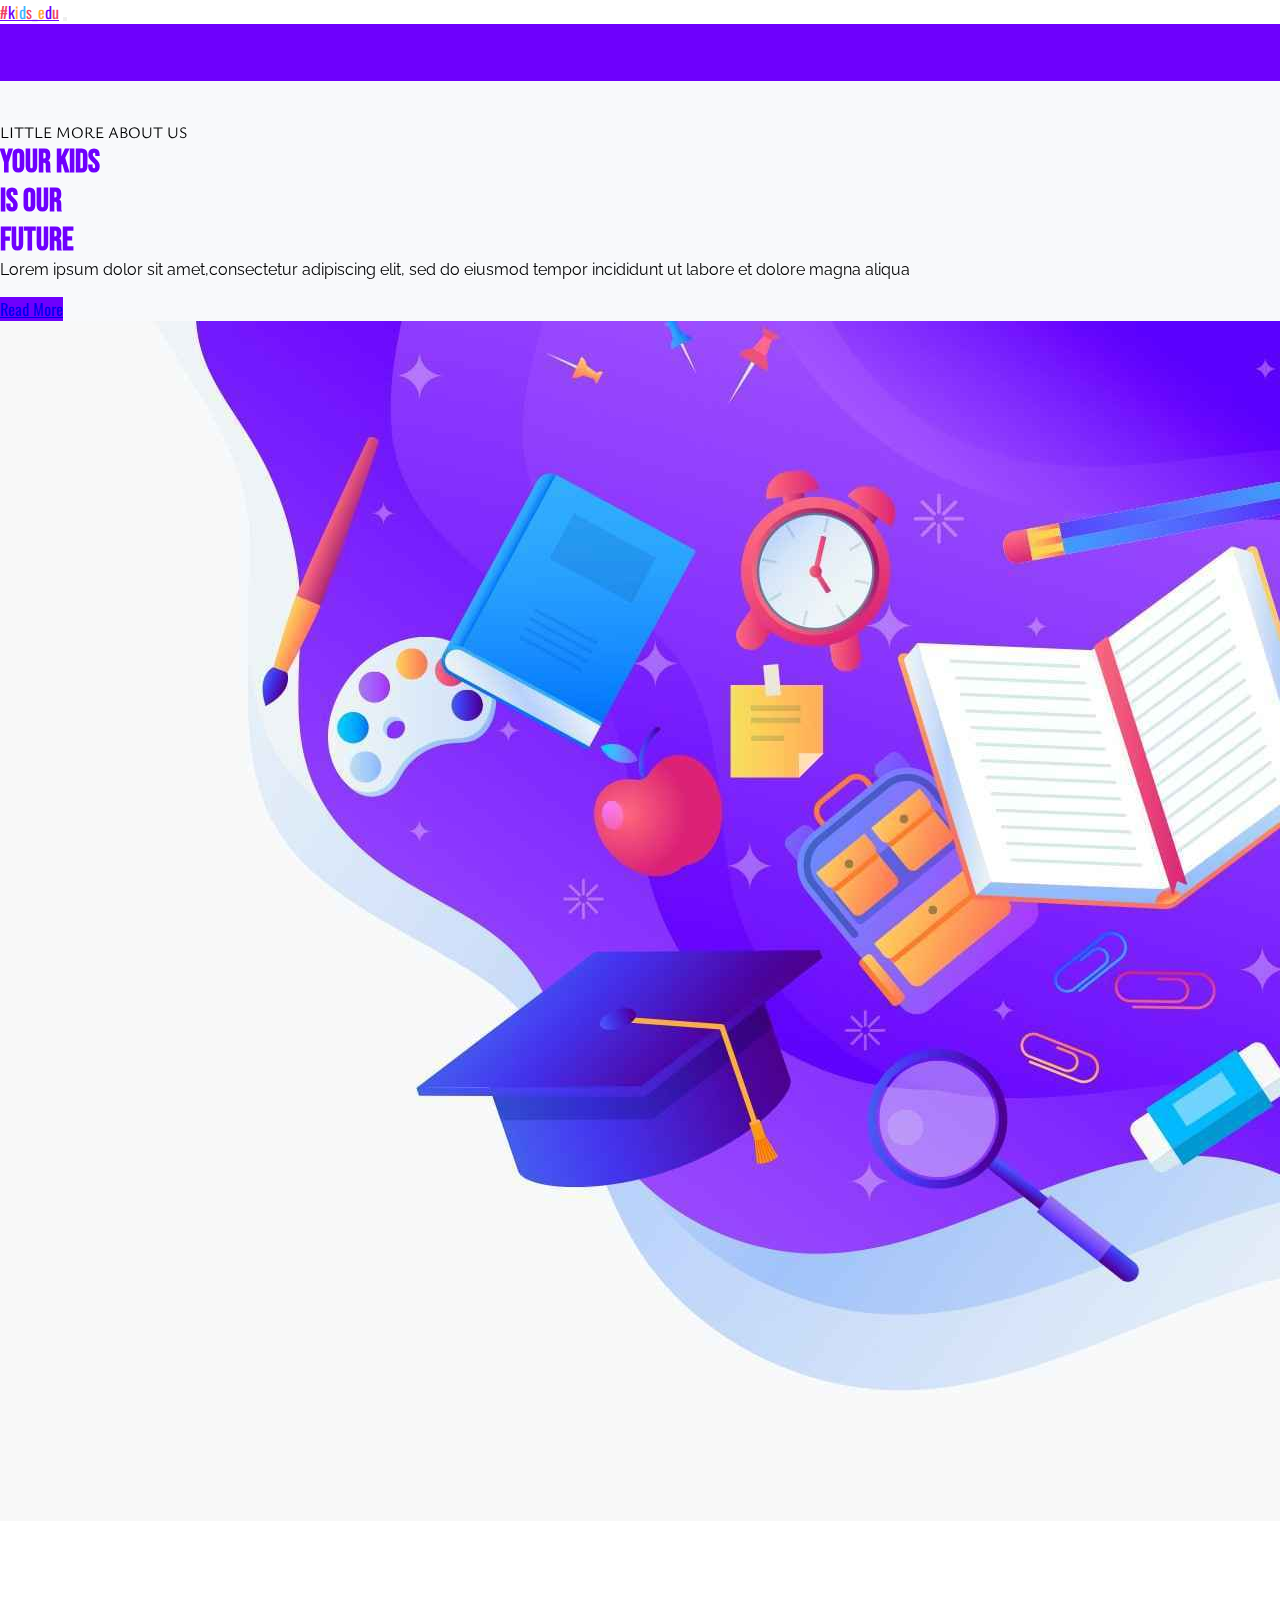
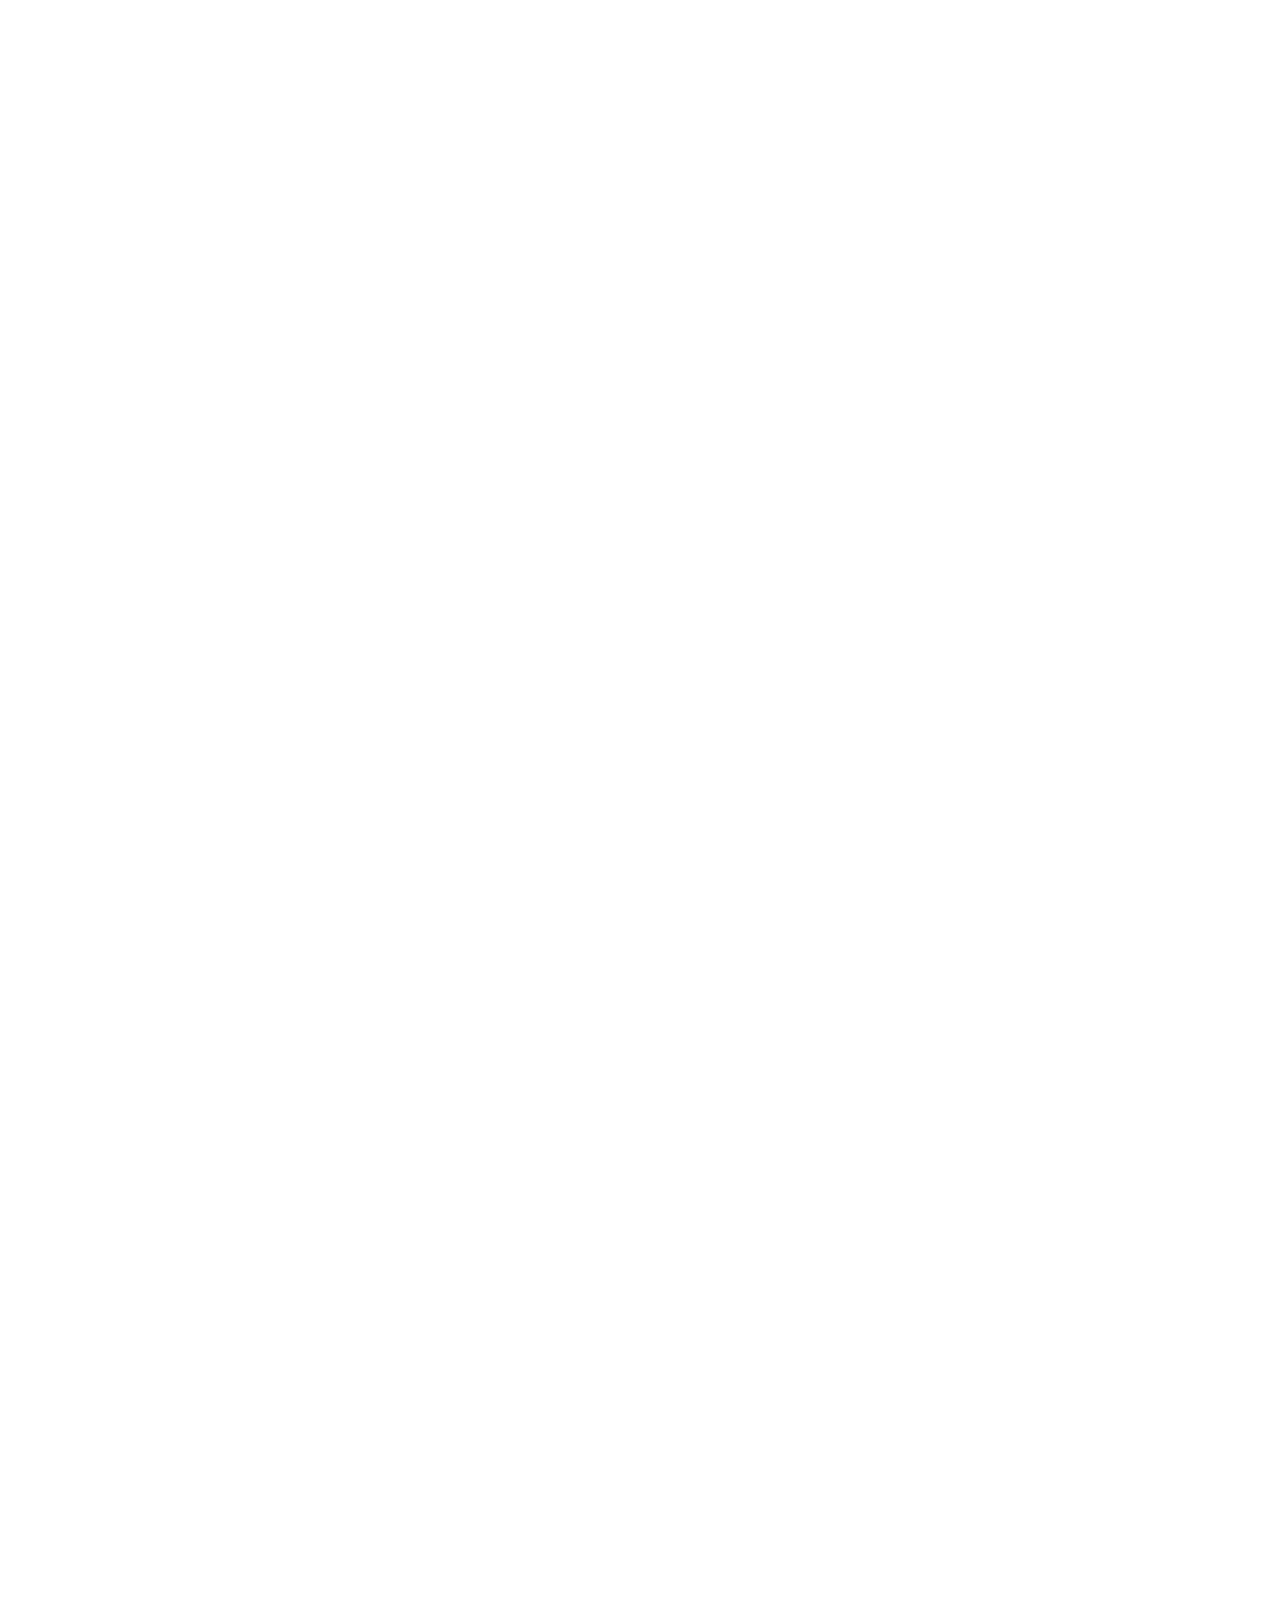
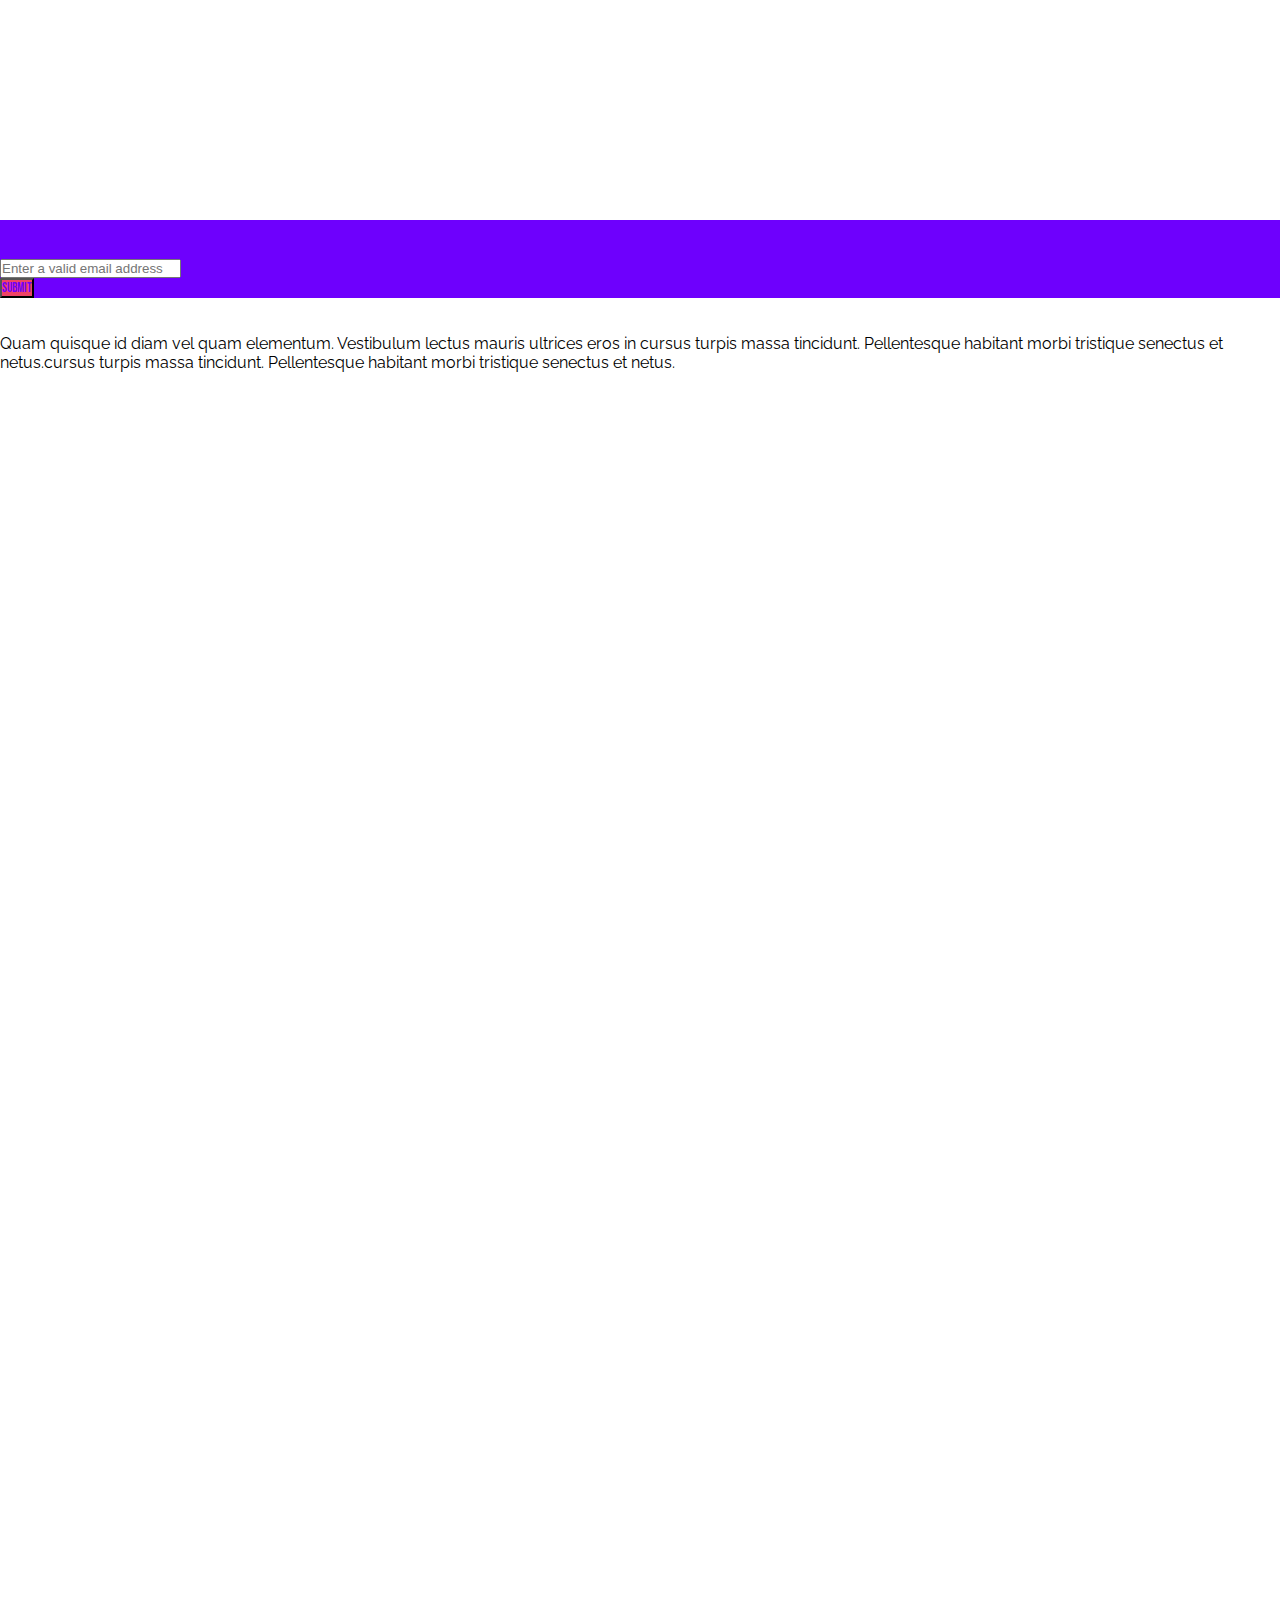
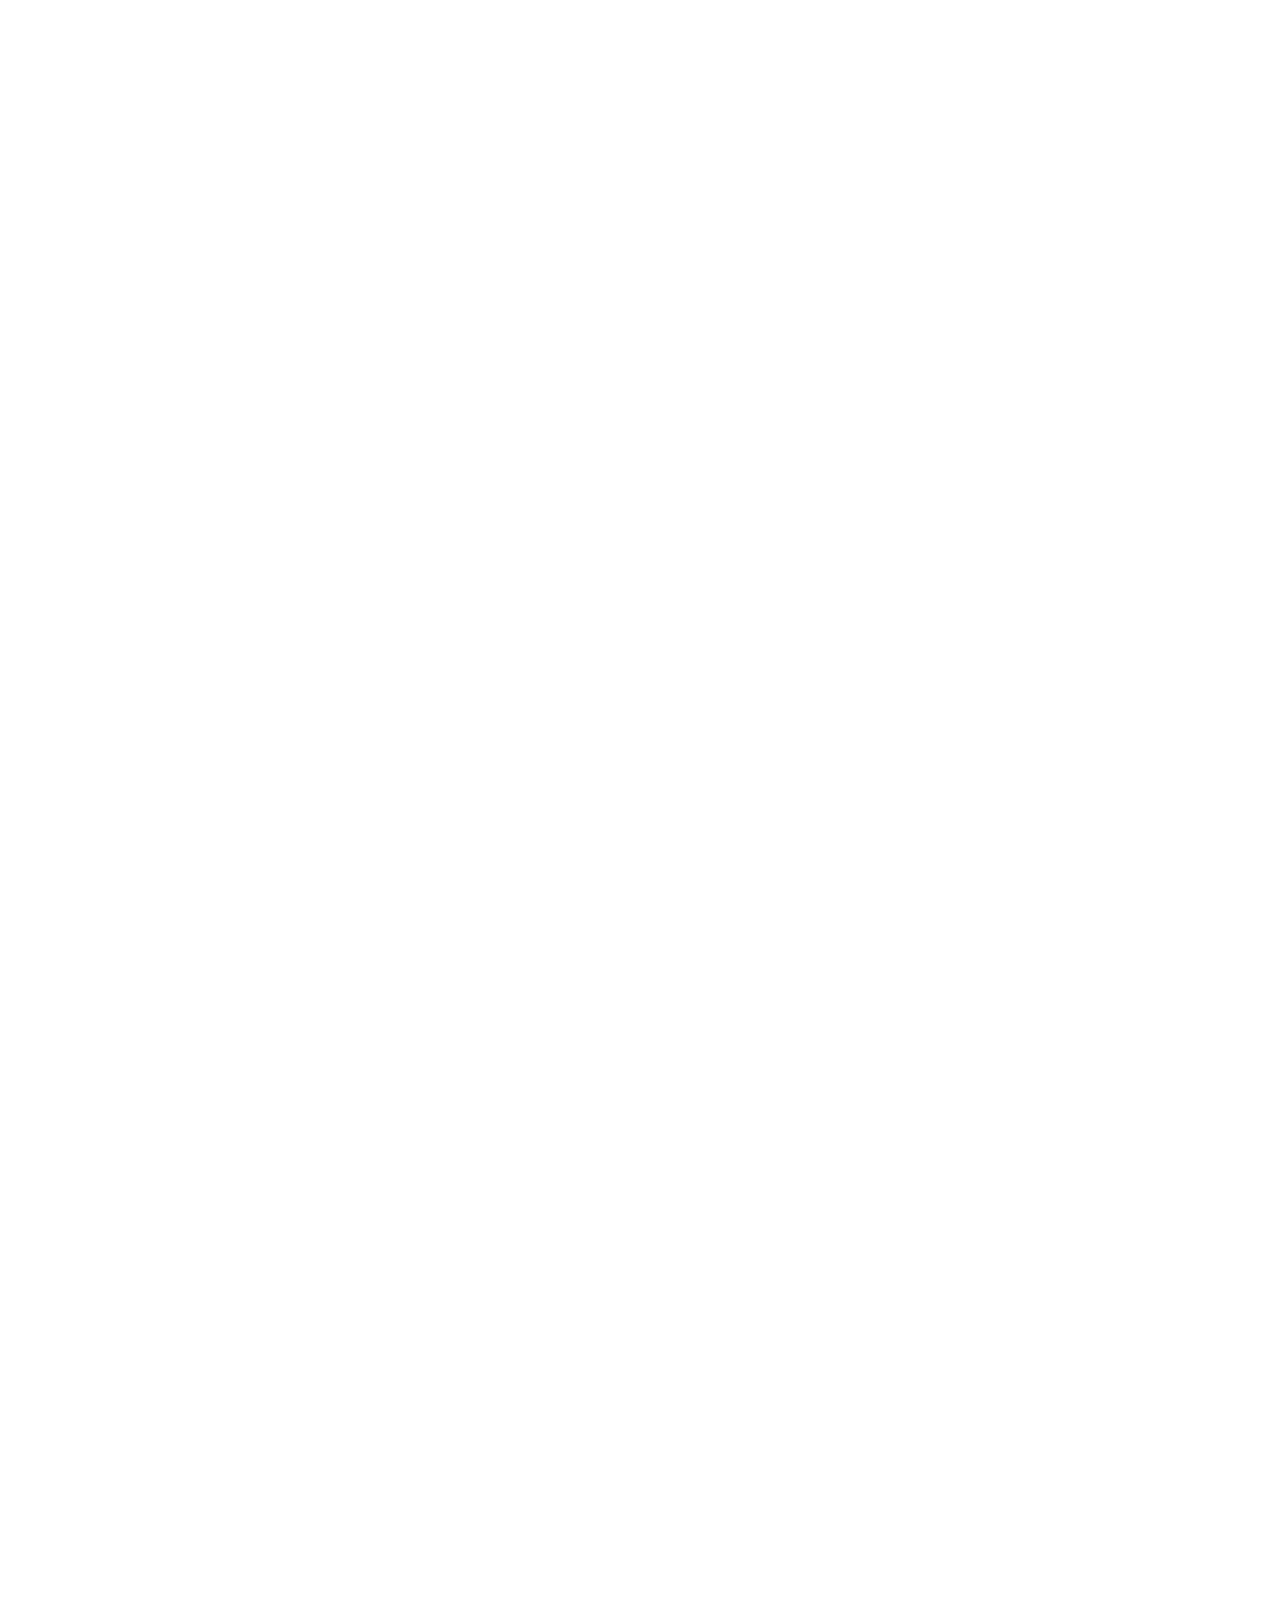
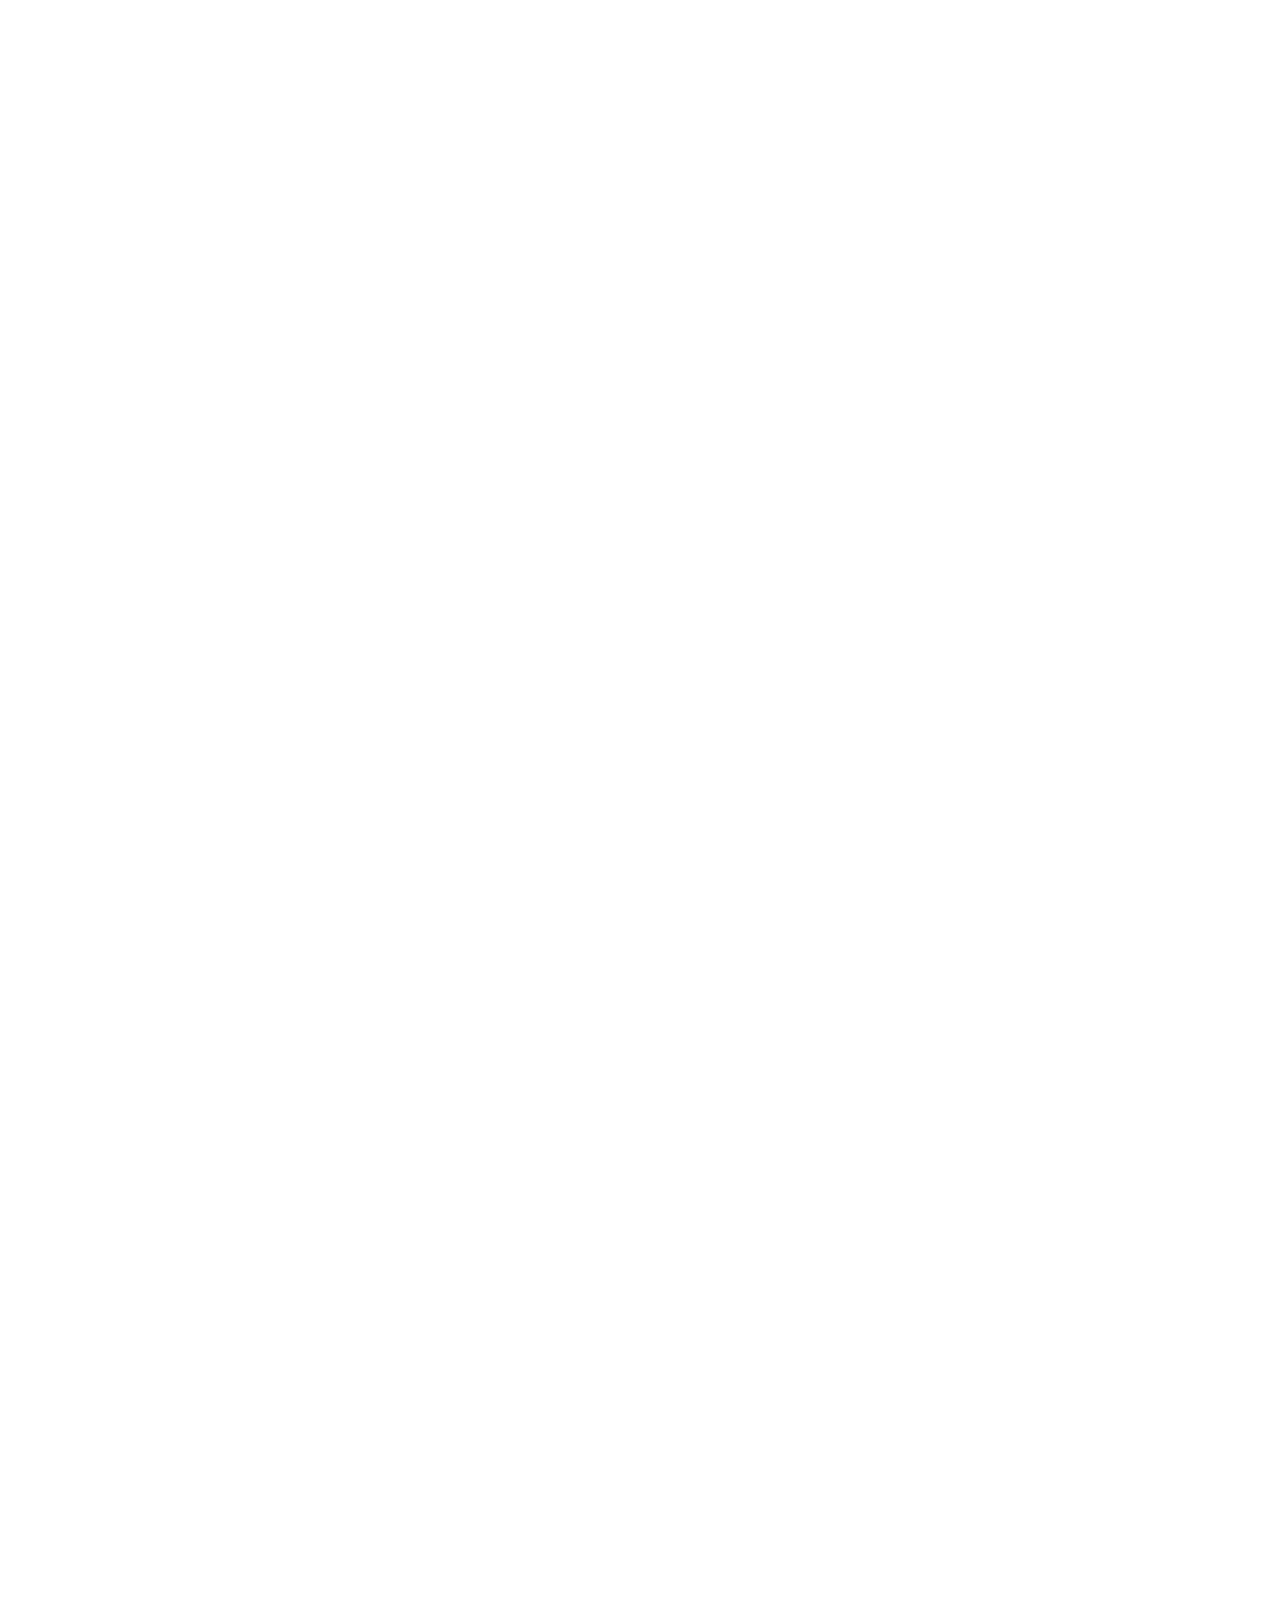
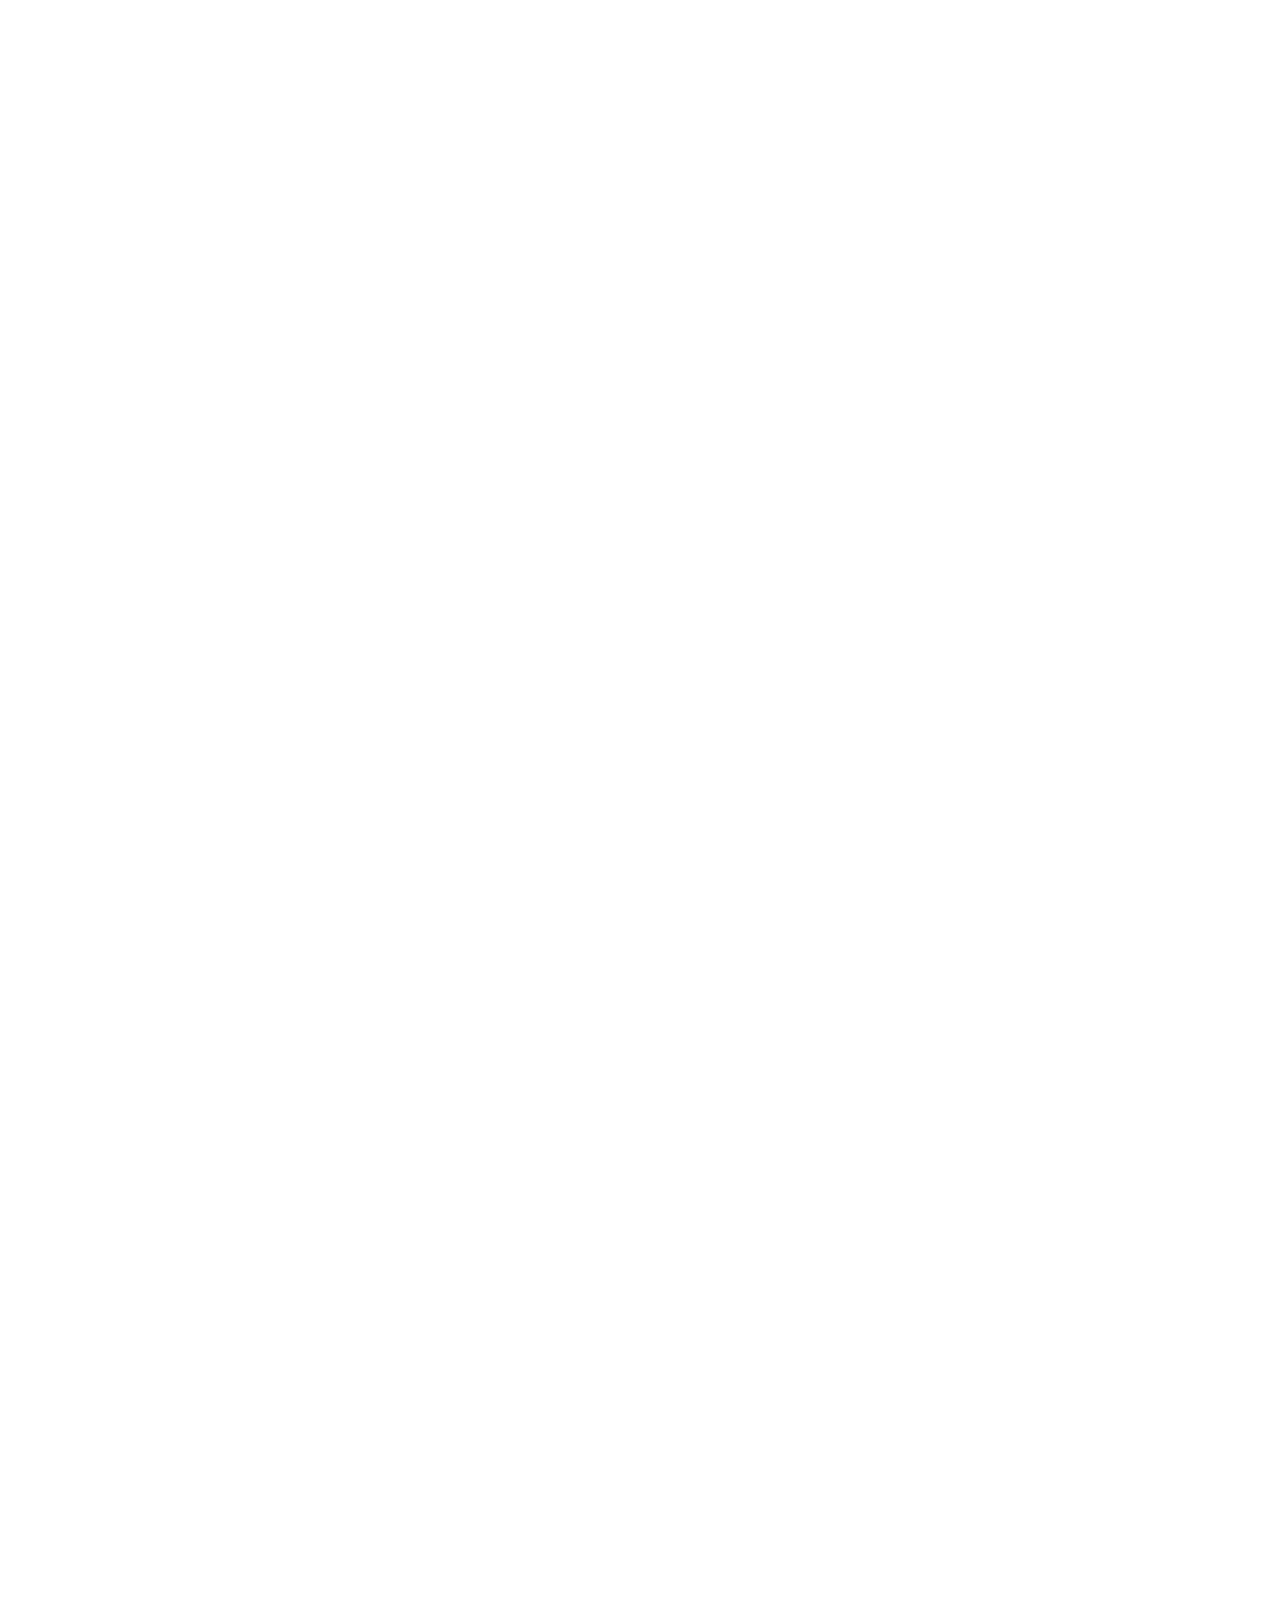
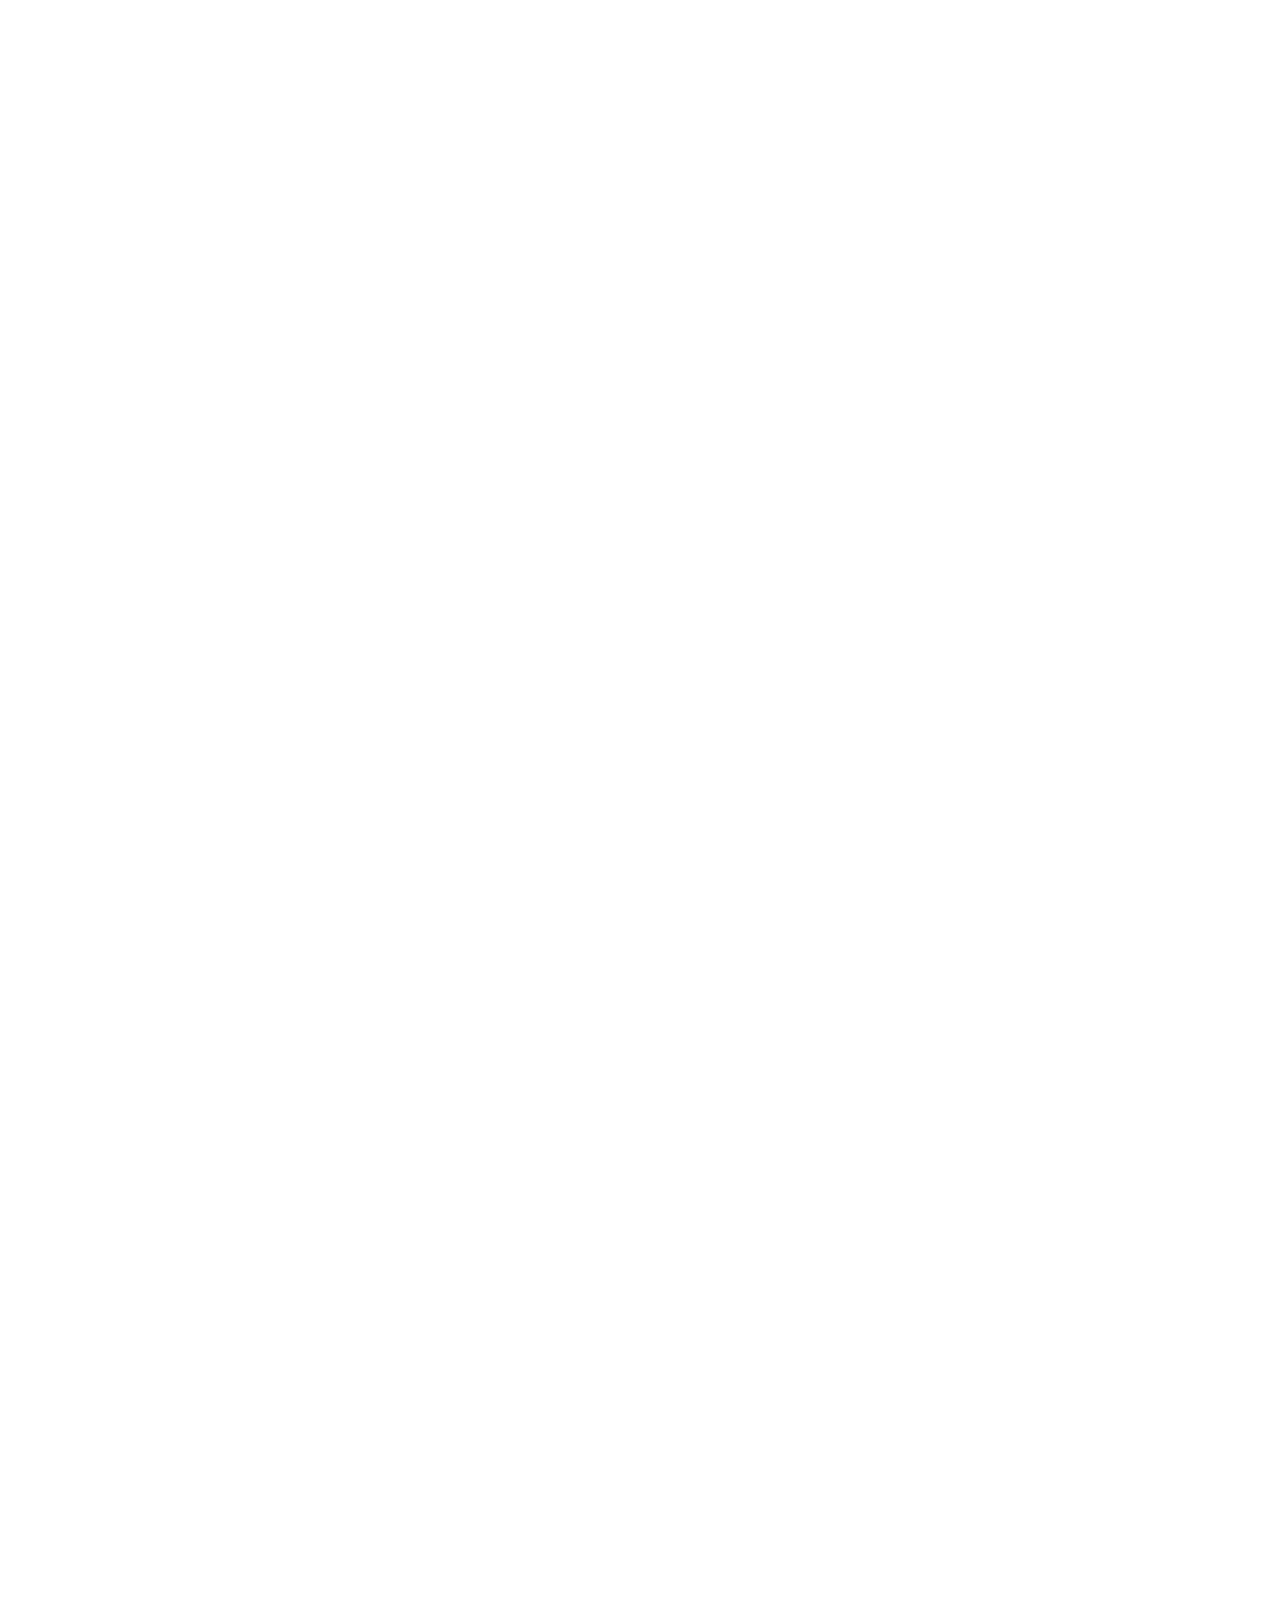
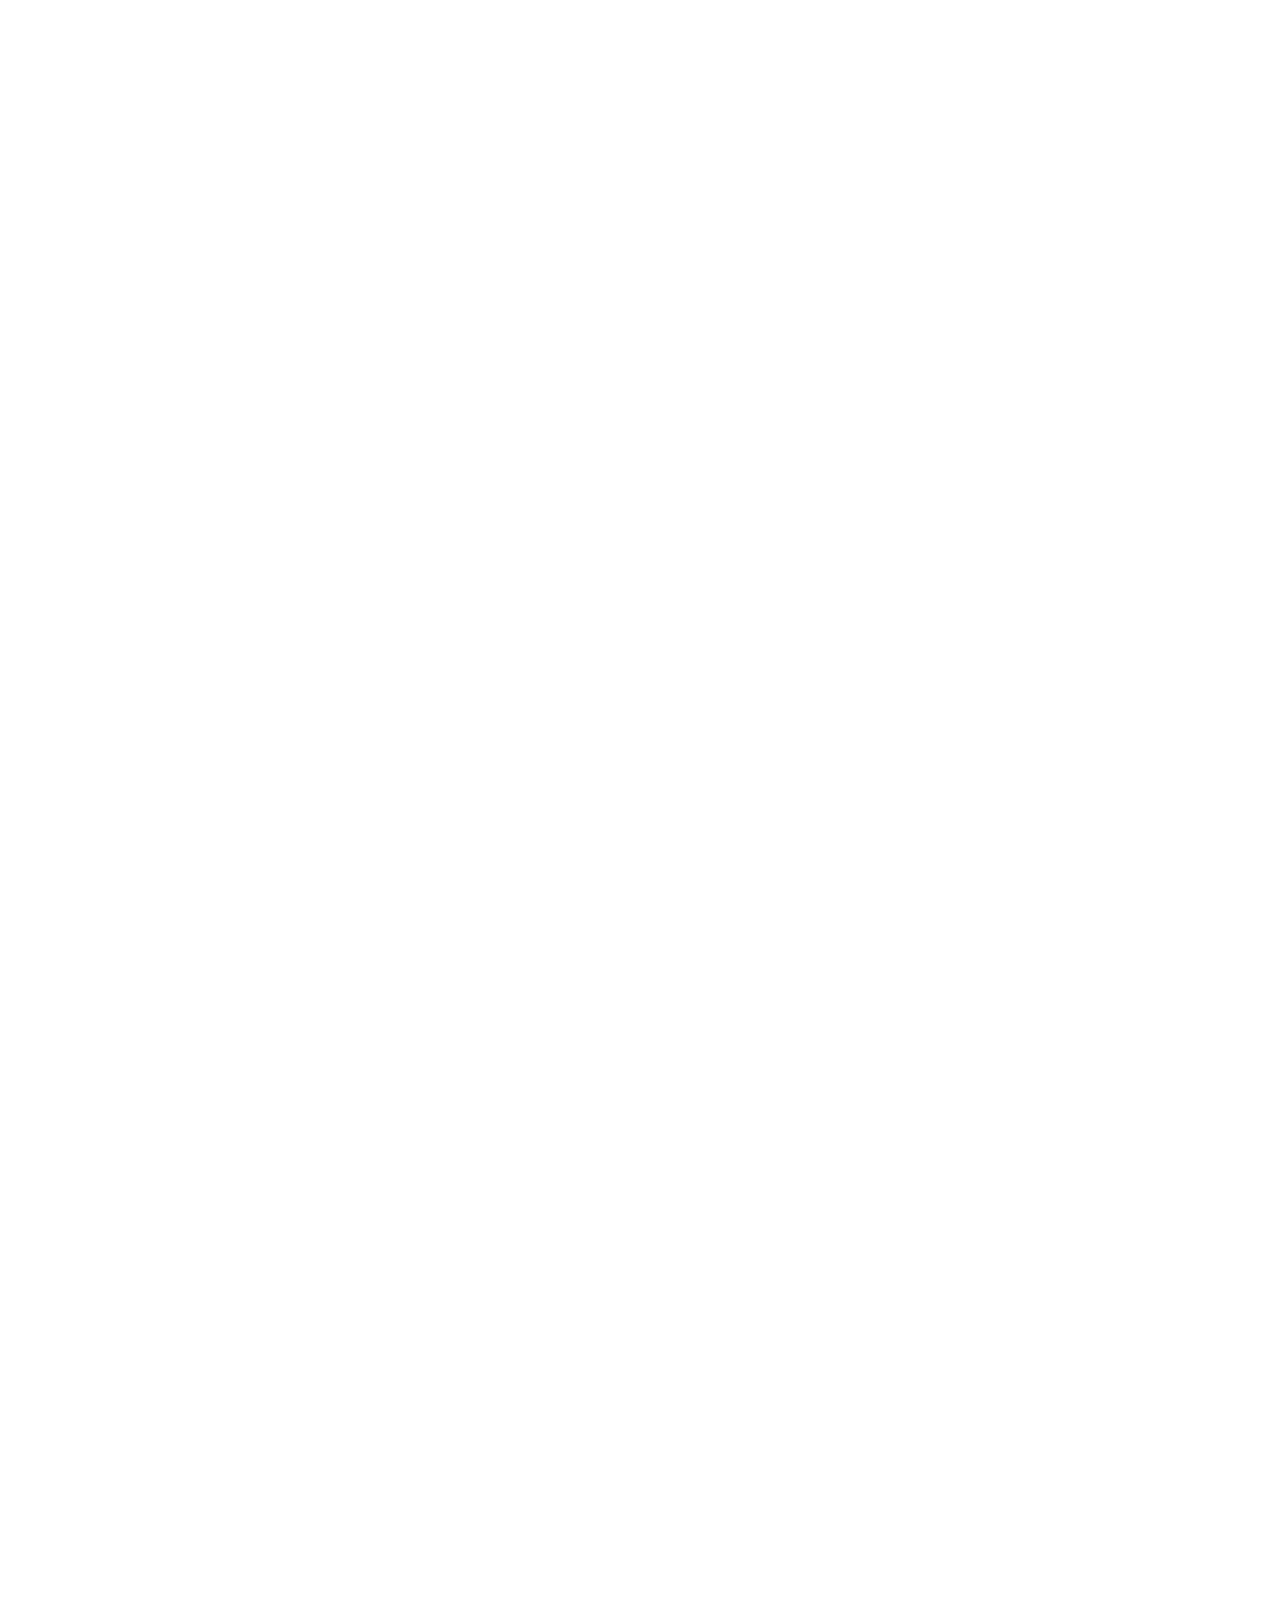
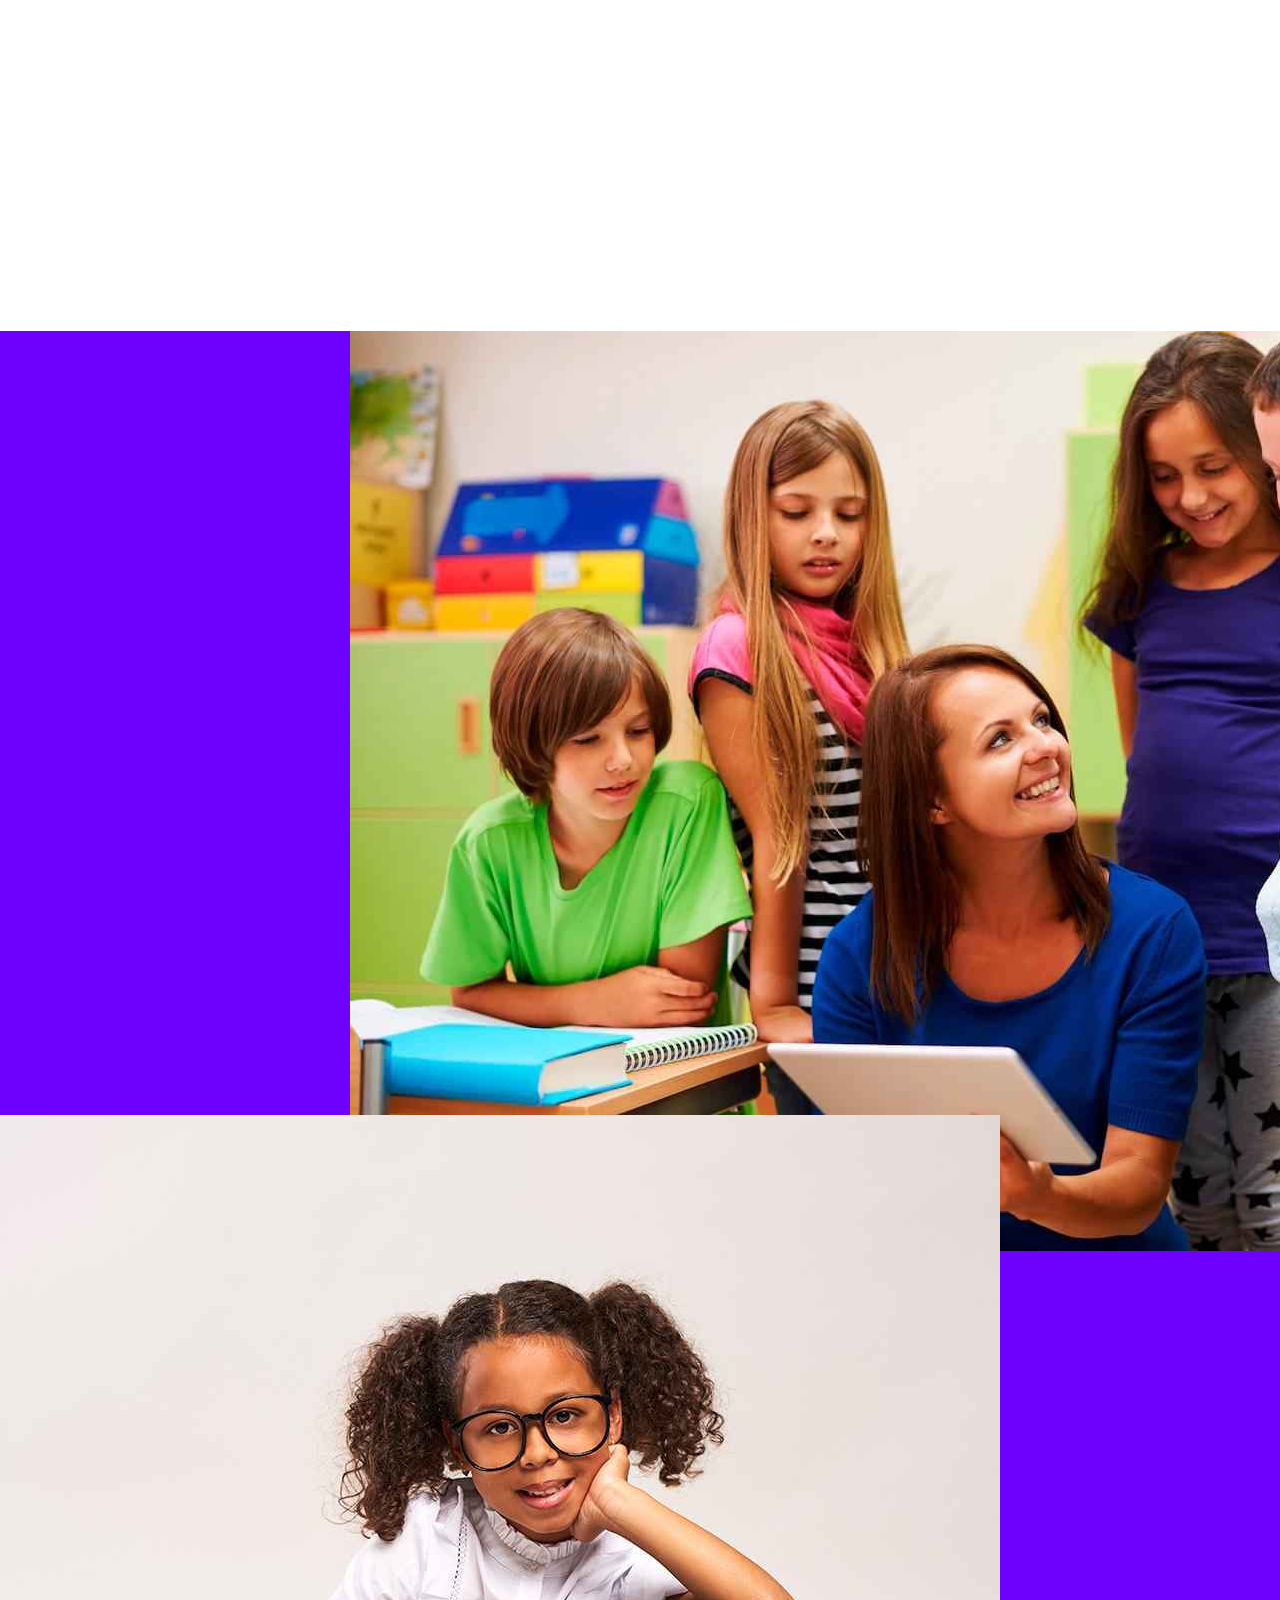
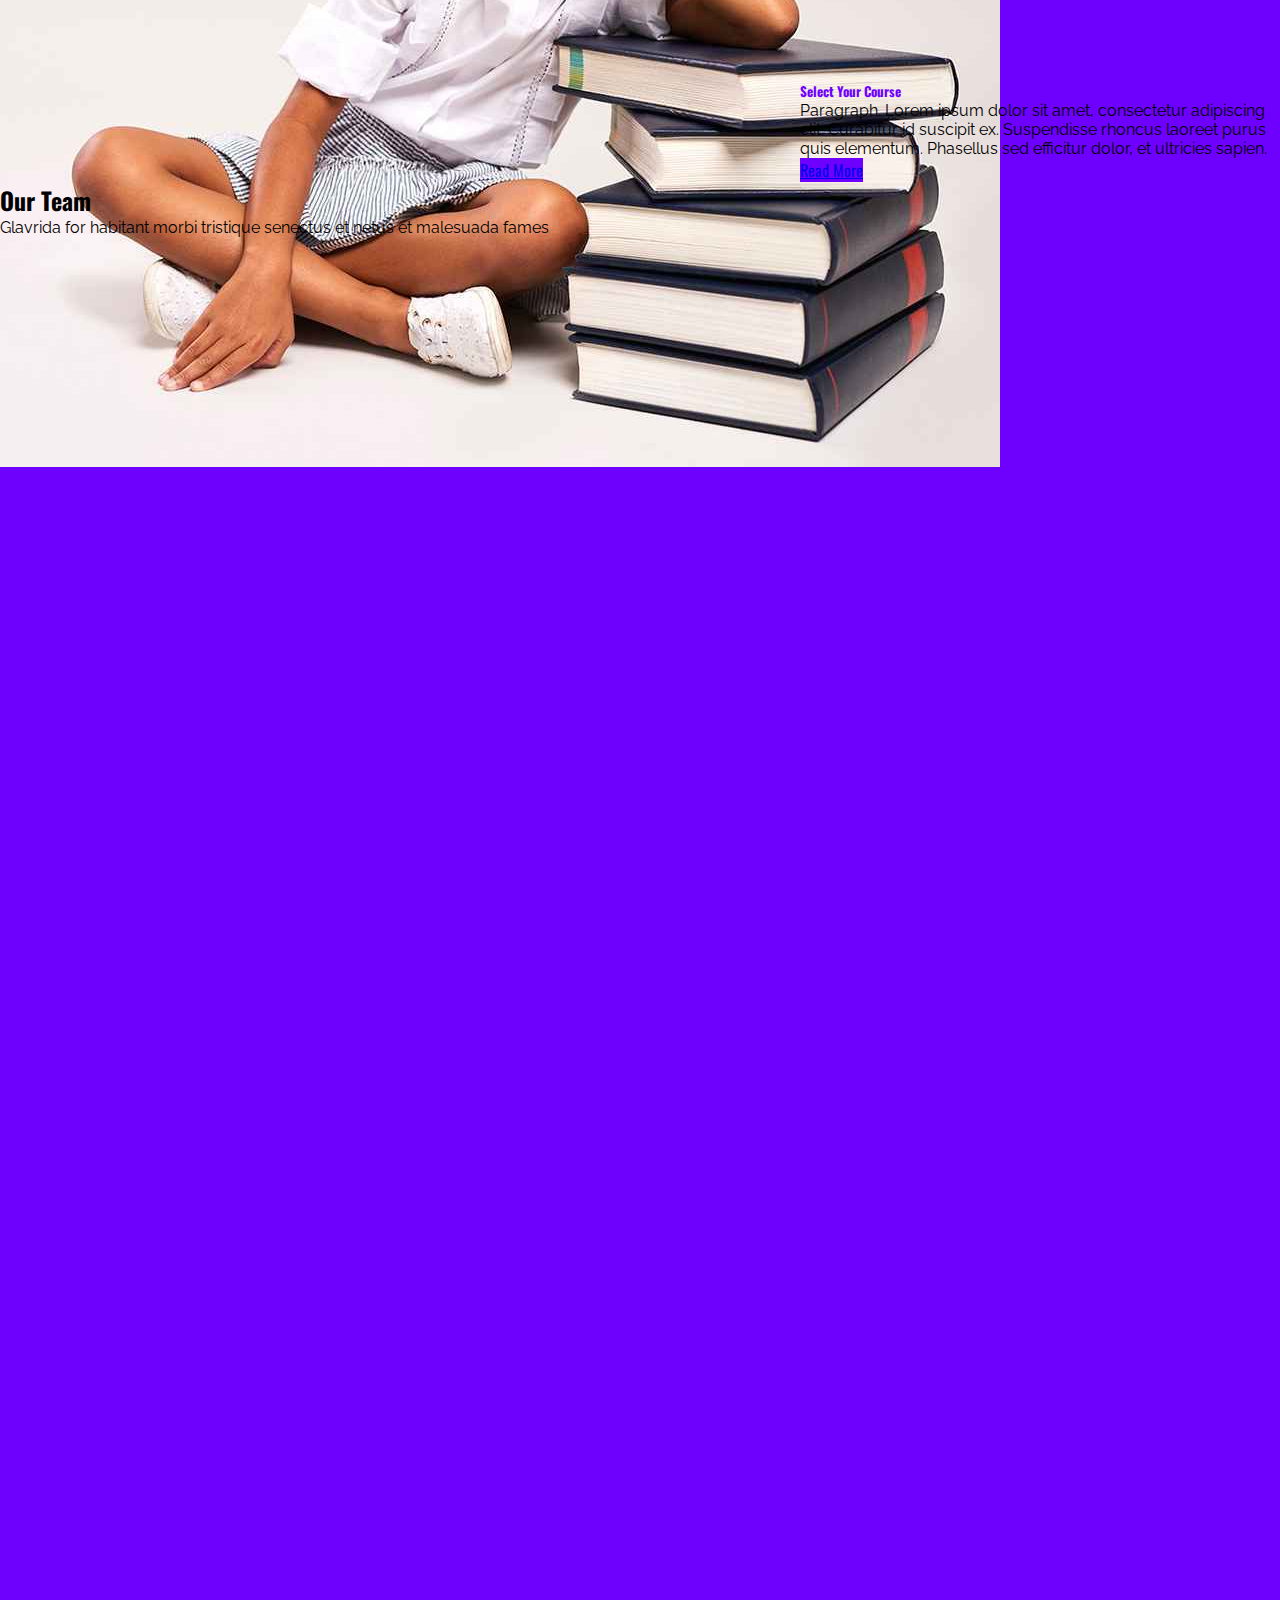
<file: Education/index.html>
<!doctype html>
<html lang="en">
  <head>
    <meta charset="utf-8">
    <meta name="viewport" content="width=device-width, initial-scale=1">
    <title>Education</title>
    <link href="https://cdn.jsdelivr.net/npm/bootstrap@5.2.3/dist/css/bootstrap.min.css" rel="stylesheet" integrity="sha384-rbsA2VBKQhggwzxH7pPCaAqO46MgnOM80zW1RWuH61DGLwZJEdK2Kadq2F9CUG65" crossorigin="anonymous">
    <link rel="stylesheet" href="https://use.fontawesome.com/releases/v5.15.4/css/all.css" integrity="sha384-DyZ88mC6Up2uqS4h/KRgHuoeGwBcD4Ng9SiP4dIRy0EXTlnuz47vAwmeGwVChigm" crossorigin="anonymous"/>
    <link rel="preconnect" href="https://fonts.googleapis.com">
    <link rel="preconnect" href="https://fonts.gstatic.com" crossorigin>
    <link href="https://fonts.googleapis.com/css2?family=Bebas+Neue&family=Oswald:wght@500&family=Raleway:wght@300&family=Ysabeau+SC:wght@500&display=swap" rel="stylesheet">
    <link href="https://unpkg.com/aos@2.3.1/dist/aos.css" rel="stylesheet">
    <link rel="icon" href="Images/illustration/png-transparent-cartoon-school-cartoon-child-child-photography-hand-thumbnail.png">
    <link rel="stylesheet" href="CSS/Style.css">
  </head>
  <body>
    
    <div class="container-fluid overflow-hidden">
      <div class="row">
        <div class="col-12 p-0 m-0 ">
            <nav class="navbar navbar bg-white mx-auto">
                <div class="container-fluid">
                    
                  <a class="navbar-brand fs-1 ft5 fw-bolder" href="#"><span class="S">#</span><span class="BT">k</span><span class="I">i</span><span class="D">d</span><span class="S">s</span>_<span class="I">e</span><span class="BT">d</span><span class="S">u</span></a>
                  <button class="navbar-toggler border-0" type="button" data-bs-toggle="collapse" data-bs-target="#navbarNavDropdown" aria-controls="navbarNavDropdown" aria-expanded="false" aria-label="Toggle navigation">
                    
                    <span class="navbar-toggler-icon"></span>
                  </button>
                  <div class="collapse navbar-collapse text-white B" id="navbarNavDropdown">
                    <ul class="navbar-nav">
                      <li class="nav-item">
                        <a class="nav-link active text-white ft2 fs-5" aria-current="page" href="#">Home</a>
                      </li>
                      <li class="nav-item">
                        <a class="nav-link text-white ft2 fs-5" href="#">About</a>
                      </li>
                      <li class="nav-item">
                        <a class="nav-link text-white ft2 fs-5" href="#">Contact</a>
                      </li>
                      
                    </ul>
                  </div>
                </div>
              </nav>
        </div>

      </div><!--end of header-->

                   <div class="row" id="hero">
                    <div class="col-12 col-md-5 p-0 m-0 pb-5">
                        <div class="card  border-0 text-center PR BC">
                            <div class="card-body pt-3 pb-4 h-50">
                              <p class="card-text fw-bold ft1 " data-aos="fade-down" data-aos-duration="2000">LITTLE MORE ABOUT US</p>
                              <h1 class="card-title display-1 ft2 " data-aos="zoom-in" data-aos-duration="2000" >YOUR KIDS</h1>
                              <h1 class="card-title display-1 ft2" data-aos="zoom-in" data-aos-duration="2000">IS OUR</h1>
                              <h1 class="card-title display-1 ft2" data-aos="zoom-in" data-aos-duration="2000">FUTURE</h1>
                              <p class="card-text ft3 fw-bold " data-aos="fade-up" data-aos-duration="2000">Lorem ipsum dolor sit amet,consectetur adipiscing elit, sed do eiusmod tempor incididunt ut labore et dolore magna aliqua</p>
                             
                              <br>
                              <div class="pb-5">
                              <a href="#" class="btn w-50 fs-5 B text-white ft4 " data-aos="flip-left" data-aos-duration="1000" >Read More</a>
                              </div>
                            </div>
                          </div>
                       </div>
                       <div class="col-12 col-md-7 bg-light m-0 p-0" data-aos="fade-left" data-aos-duration="2000" >
                          <img src="Images/illustration/xx-min_21_11zon.jpg" class="img-fluid" alt="Image not found">
                       </div>

                       
                   </div><!--end of hero-->

                     <div class="row p-5 bg-light" id="free">
                        <div class="col-12 col-md-5 col-lg-3 pt-4   " data-aos="fade-down" data-aos-duration="2000">
                            <div class="card text-center text-white border-0 C1">
                                <div class="card-body ">
                                  <h5 class="card-title border-bottom border-4 p-2 pb-3 ft2 fs-3 text-white ">Free Classes</h5>
                                  <p class="card-text pb-5 ft3">Ut enim ad cupidatat non proident, sunt mollit anim id est laborum. consectetur ... Ut Excepteur sint occaecat minim veniam, quis nostrud in culpa qui officia deserunt.quis nostrud in culpa qui officia deseruntquis nostrud in culpa qui officia deserunt</p>
                                  
                                </div>
                              </div>
                        </div>
                        <div class="col-12 col-md-5 col-lg-3 pt-4" data-aos="fade-up" data-aos-duration="2000">
                            <div class="card text-center text-white border-0 C2">
                                <div class="card-body">
                                  <h5 class="card-title border-bottom border-4 p-2 pb-3 fs-3 ft2 text-white">Free Classes</h5>
                                  <p class="card-text pb-5 ft3">Ut enim ad cupidatat non proident, sunt mollit anim id est laborum. consectetur ... Ut Excepteur sint occaecat minim veniam, quis nostrud in culpa qui officia deserunt.quis nostrud in culpa qui officia deserunt quis nostrud in culpa qui officia deserunt</p>
                                  
                                </div>
                        </div>
                       
                     </div>
                     <div class="col-12 col-md-5 col-lg-3 pt-4" data-aos="fade-down" data-aos-duration="2000">
                        <div class="card text-center text-white border-0 C3">
                            <div class="card-body">
                              <h5 class="card-title border-bottom border-4 p-2 pb-3 fs-3 ft2 text-white">Free Classes</h5>
                              <p class="card-text pb-5 ft3">Ut enim ad cupidatat non proident, sunt mollit anim id est laborum. consectetur ... Ut Excepteur sint occaecat minim veniam, quis nostrud in culpa qui officia deserunt.quis nostrud in culpa qui officia deserunt quis nostrud in culpa qui officia deserunt</p>
                              
                            </div>
                          </div>
                    </div>
                    <div class="col-12 col-md-5 col-lg-3 pt-4" data-aos="fade-up" data-aos-duration="2000">
                        <div class="card text-center text-white border-0 C4 ">
                            <div class="card-body">
                              <h5 class="card-title border-bottom border-4 p-2 pb-3 fs-3 ft2 text-white">Free Classes</h5>
                              <p class="card-text pb-5 ft3 ">Ut enim ad cupidatat non proident, sunt mollit anim id est laborum. consectetur ... Ut Excepteur sint occaecat minim veniam, quis nostrud in culpa qui officia deserunt.quis nostrud in culpa qui officia deserunt quis nostrud in culpa qui officia deserunt</p>
                              
                            </div>
                          </div>
                    </div>
                   </div><!--end of free-->



                    <div class="row PD">
                        <div class="col-12 col-md-7 " data-aos="fade-right" data-aos-duration="2000">
                            <img src="Images/illustration/fd_9_11zon.jpg" alt="Image Not found" class="img-fluid">
                        </div>
                        <div class="col-12 col-md-5" data-aos="zoom-in" data-aos-duration="2000">
                            <div class="card border-0 ">
                                <div class="card-body mt-lg-5 ">
                                  <h3 class="card-title ft2 fs-1">Small Group Size</h3>
                                  <p class="card-text ft3 fw-bold">Ultricies leo integer malesuada nunc vel risus commodo viverra maecenas. Lobortis elementum nibh tellus molestie nunc non. Aliquet bibendum.nunc vel risus commodo viverra maecenas. Lobortis elementum nibh tellus molestie nunc non. Aliquet bibendum</p>
                                  <div>
                                  <a href="#" class="btn B1 text-white  fs-5 py-2 ft4">Learn More</a>
                                  </div>
                                </div>
                              </div>
                              
                        </div>
                   

                  
                        <div class="col-12 col-md-7 pt-1 pt-md-4 " data-aos="zoom-in" data-aos-duration="2000">
                            <div class="card text-center border-0">
                                <div class="card-body">
                                  <h3 class="card-title ft2 fs-1 pb-3">Over 140000 classes</h3>
                                  <p class="card-text ft3 fw-bold pb-3">Ultricies leo integer malesuada nunc vel risus commodo viverra maecenas. Lobortis elementum nibh tellus molestie nunc non. Aliquet bibendum tellus molestie nunc non. Aliquet bibendum</p>
                                  <a href="#" class="btn B1 text-white  fs-5 py-2 ft4">Contact Us</a>
                                </div>
                              </div>
                        </div>
                        <div class="col-12 col-md-5" data-aos="fade-left" data-aos-duration="2000">
                            <img src="Images/illustration/vb_20_11zon.jpg" alt="Image Not found" class="img-fluid">
                        </div>
                    </div>
                    
                    <div class="row pt-5 pb-5">
                        <div class="col-12 p-0 m-0 ">
                            <div class="card text-center NL text-white">
                                <div class="card-body pt-5 pb-5">
                                  <h5 class="card-title display-1 pt-5 pb-5 ft4 " data-aos="fade-down" data-aos-duration="2000">Never Stop Learning</h5>
                                  <p class="card-text fs-2 pt-4 pb-5 ft3" data-aos="zoom-in" data-aos-duration="2000">Our vision is to be the source for childhood learning on the internet vailable from anywhere for everyone and without charge.</p>
                                  <div class="btn-group" role="group" aria-label="Basic example">
                                    <input type="text" placeholder="Enter a valid email address" class="pe-md-5 ps-md-5">
                                    <div>
                                    <button type="button" class="btn px-md-4 fs-5 C3 ft2 text-white">Submit</button>
                                    </div>
                                  </div>
                                </div>
                              </div>
                        </div>
                    </div>

                    <div class="row pt-5 pb-4">
                        <div class="col-12">
                            <h2 class="BT text-center display-3 ft4 pb-5" data-aos="fade-right" data-aos-duration="2000" >Best Classes and Camps</h2>
                            <p class="text-center fs-5 pb-4 ft3 fw-bold">Quam quisque id diam vel quam elementum. Vestibulum lectus mauris ultrices eros in cursus turpis massa tincidunt. Pellentesque habitant morbi tristique senectus et netus.cursus turpis massa tincidunt. Pellentesque habitant morbi tristique senectus et netus.</p>
                            
                        </div>
                   
                    
                  
                        <div class="col-12 col-md-6 col-lg-4 pt-4 " data-aos="zoom-in" data-aos-duration="2000">
                            <div class="card CD text-white border-0">
                                <div class="card-body">
                                  <h5 class="card-title text-center ft4">One-of-a-kind Classes</h5>
                                </div>
                                <img src="Images/illustration/mnmnmnmn_17_11zon.jpg" class="card-img-bottom" alt="Image not found">
                              </div>
                        </div>
                        <div class="col-12 col-md-6 col-lg-4 pt-4" data-aos="zoom-in" data-aos-duration="2000">
                            <div class="card CD text-white border-0">
                                <div class="card-body">
                                  <h5 class="card-title text-center ft4">Summer Camps</h5>
                                </div>
                                <img src="Images/illustration/kjjkjk_16_11zon.jpg" class="card-img-bottom" alt="Image not found">
                              </div>
                        </div>
                        <div class="col-12 col-md-6 col-lg-4 pt-4" data-aos="zoom-in" data-aos-duration="2000">
                            <div class="card CD text-white border-0">
                                <div class="card-body">
                                  <h5 class="card-title text-center ft4">Sport Camps</h5>
                                </div>
                                <img src="Images/illustration/g_10_11zon.jpg" class="card-img-bottom" alt="Image not found">
                              </div>
                        </div>
                   

                   
                        <div class="col-12 col-md-6 col-lg-4 pt-4" data-aos="zoom-in" data-aos-duration="2000">
                            <div class="card CD text-white border-0">
                                <div class="card-body ">
                                  <h5 class="card-title text-center ft4">In-Person Camps</h5>
                                </div>
                                <img src="Images/illustration/ghght_13_11zon.jpg" class="card-img-bottom" alt="Image not found">
                              </div>
                        </div>
                        <div class="col-12 col-md-6 col-lg-4 pt-4" data-aos="zoom-in" data-aos-duration="2000">
                            <div class="card CD text-white border-0">
                                <div class="card-body">
                                  <h5 class="card-title text-center ft4">Anywhere Learning</h5>
                                </div>
                                <img src="Images/illustration/bvbvb_1_11zon.jpg" class="card-img-bottom" alt="Image not found">
                              </div>
                       </div>
                        <div class="col-12 col-md-6 col-lg-4 pt-4" data-aos="zoom-in" data-aos-duration="2000">
                            <div class="card CD text-white border-0">
                                <div class="card-body">
                                  <h5 class="card-title text-center ft4">About Us</h5>
                                </div>
                                <img src="Images/illustration/uu_19_11zon.jpg" class="card-img-bottom" alt="Image not found">
                              </div>
                        </div>
                    </div>
              
 
                     <div class="row pt-5 ">
                        <div class="col-12 p-0 m-0" data-aos="fade-up" data-aos-duration="2000">
                           <img src="Images/illustration/pexels-xue-guangjian-1687845_1_11zon.jpg" alt="Image Not found" class="img-fluid">
                        </div>
                     </div>

                    
                      
                            <div class="row justify-content-center mx-lg-5 bg-white  AA">
                            <div class="col-12 col-md-6 ps-5 " data-aos="fade-up" data-aos-duration="2000">
                             <div class="card border-0 ">
                                 <div class="card-body">
                                   <h3 class="card-title display-3 ft4 ">Know more About us?</h3>
                                   <p class="card-text pt-4 pb-4 ft3 fw-bold">The trekking in the enchanting mountains or rafting in the wild rivers, exploring the dense forest, canyoning in the refreshing waterfall, gliding across the highest peaks and the beautiful valley etc. are some of the adventures you can imagine.</p>
                                   <a href="#" class="btn C1 text-white ft4">Read More</a>
                                 </div>
                               </div>
                            </div>
                            <div class="col-12 col-md-6 " data-aos="fade-up" data-aos-duration="2000">
                               <img src="Images/illustration/ghgh5_11_11zon.jpg" alt="Image not found" class="img-fluid">
                            </div>
                         
                        </div>
                
                        <div class="row pt-5 C1">
                             <div class="col-12">
                                  <div class="row">
                                       <div class="col-12 col-md-6 CC ">
                                         <img src="Images/illustration/mnmnmnmn_17_11zon.jpg" alt="Image not found" class="img-fluid">
                                       </div>
                                       <div class="col-12 col-md-4 QQ">
                                          <img src="Images/illustration/jhjj_15_11zon.jpg" alt="Image not found" class="img-fluid">
                                       </div>
                                       <div class="col-12 col-md-4  PP">
                                        <div class="card text-center w-md-100 w-lg-50 ">
                                            <div class="card-body pt-lg-3 pb-lg-5  ">
                                              <h5 class="card-title fs-3 pb-lg-4 ft5 ">Select Your Course</h5>
                                              <p class="card-text pb-3 fs-5 ft3 fw-bold">Paragraph. Lorem ipsum dolor sit amet, consectetur adipiscing elit. Curabitur id suscipit ex. Suspendisse rhoncus laoreet purus quis elementum. Phasellus sed efficitur dolor, et ultricies sapien. </p>
                                              <a href="#" class="btn C1 text-white ft4">Read More</a>
                                            </div>
                                          </div>
                                       </div>
                                  </div>


                             </div>
                             <div class="col-12 pt-5">
                                <div class="row">
                                    <div class="col-12">
                                        <h2 class="text-center text-white ft4 display-3">Our ​Team</h2>
                                        <p class="text-center text-white ft3">Glavrida for habitant morbi tristique senectus et netus et malesuada fames</p>
                                    </div>

                                    
                                    <div class="col-12 col-md-6 col-lg-3 pb-5  pt-5" data-aos="zoom-in" data-aos-duration="2000">
                                        <div class="card">
                                            <img src="Images/illustration/sad_18_11zon.jpg" class="card-img-top RM" alt="Image Not found">
                                            <div class="card-body">
                                              <h5 class="card-title text-center ft6 fs-3">JEFFREY BROWN</h5>
                                              <p class="card-text text-center ft7 fw-bold">creative leader</p>
                                            </div>
                                          </div>
                                    </div>
                                    


                                    <div class="col-12 col-md-6 col-lg-3 pb-5 pt-5" data-aos="zoom-in" data-aos-duration="2000">
                                        <div class="card">
                                            <img src="Images/illustration/dff_4_11zon.jpg" class="card-img-top RM" alt="Image Not found">
                                            <div class="card-body">
                                              <h5 class="card-title text-center ft6 fs-3">ALEX RICHMOND</h5>
                                              <p class="card-text text-center ft7 fw-bold">Co-Founder</p>
                                            </div>
                                          </div>
                                    </div>
                                    <div class="col-12 col-md-6 col-lg-3 pb-5 pt-5" data-aos="zoom-in" data-aos-duration="2000">
                                        <div class="card">
                                            <img src="Images/illustration/dfdf_3_11zon.jpg" class="card-img-top RM" alt="Image Not found">
                                            <div class="card-body">
                                              <h5 class="card-title text-center ft6 fs-3">MAY GREENFIELD</h5>
                                              <p class="card-text text-center ft7 fw-bold">Primary Teacher</p>
                                            </div>
                                          </div>
                                    </div>
                                    <div class="col-12 col-md-6 col-lg-3 pb-5 pt-5" data-aos="zoom-in" data-aos-duration="2000">
                                        <div class="card">
                                            <img src="Images/illustration/dssdd_7_11zon.jpg" class="card-img-top RM" alt="Image Not found">
                                            <div class="card-body">
                                              <h5 class="card-title text-center ft6 fs-3">ALEX GREENFIELD</h5>
                                              <p class="card-text text-center ft7 fw-bold">Collaborative Educator</p>
                                            </div>
                                          </div>
                                    </div>
                                </div>
                             </div>
                        </div>
                                   <div class="row pt-5 g-0">
                                      <div class="col-12">
                                         <h2 class="text-center pb-5 ft4 display-4">Contact Us</h2>
                                      </div>
                                      <div class="col-12 col-md-6 col-lg-3" data-aos="fade-up" data-aos-duration="2000">
                                        <div class="card text-center text-white border-0 C1">
                                            <div class="card-body ">
                                              <i class="fas fa-phone-volume fs-1 pt-4 pb-4"></i>
                                              <h3 class="pb-4 ft4">Call today</h3>
                                              <p class="fs-5 ft4">+1 (234) 567-4568</p>
                                            </div>
                                          </div>
                                      </div>
                                      <div class="col-12 col-md-6 col-lg-3" data-aos="fade-up" data-aos-duration="2000">
                                        <div class="card text-center text-white border-0 C2">
                                            <div class="card-body ">
                                                <i class="fas fa-map-marker-alt fs-1 pt-4 pb-4 "></i>
                                              <h3 class="pb-4 ft4">Address</h3>
                                              <p class="fs-5 ft4">Alexandria, 32 Washingtorn str.</p>
                                            </div>
                                          </div>
                                      </div>
                                      <div class="col-12 col-md-6 col-lg-3" data-aos="fade-up" data-aos-duration="2000">
                                        <div class="card text-center text-white border-0 C3">
                                            <div class="card-body ">
                                                <i class="fas fa-envelope-open-text fs-1 pt-4 pb-4"></i>
                                              <h3 class="pb-4 ft4">E-mail Us</h3>
                                              <p class="fs-5 ft4">info@sample.com</p>
                                            </div>
                                          </div>
                                      </div>
                                      <div class="col-12 col-md-6 col-lg-3" data-aos="fade-up" data-aos-duration="2000">
                                        <div class="card text-center text-white border-0 C4">
                                            <div class="card-body ">
                                                <i class="fas fa-phone-volume fs-1 pt-4 pb-4"></i>
                                              <h3 class="pb-4 ft4">Opening Hours</h3>
                                              <p class="fs-5 ft4">Mon-Fri= 10:00 - 23:00</p>
                                            </div>
                                          </div>
                                      </div>
                                    </div>
                                      

                                      <div class="row">
                                      <div class="col-12 p-0 m-0">
                                        <img src="Images/illustration/ghghgh-min_12_11zon.jpg" alt="Image not found" class="img-fluid">
                                      </div>
                                      </div>

                                    <div class="row pt-5 C1 text-white">
                                        <div class="col-12 col-md-4 border-end text-center">
                                            <i class="fas fa-school fs-1 "></i>
                                            <p class="ft3 fw-bold">Educating 2,30,000 students through 144 schools across US, Education Group has established itself as a leader in the US Education Sector</p>
                                        </div>
                                        <div class="col-12 col-md-4 border-end text-start text-center">
                                            <h4 class="text-center ft4">Menu</h4>
                                            
                                              <a href="#" class="d-block text-white ft3 fw-bold text-decoration-none">About</a>
                                              <a href="#" class="d-block text-white ft3 fw-bold text-decoration-none">Admission</a>
                                              <a href="#" class="d-block text-white ft3 fw-bold text-decoration-none">Faculty</a>
                                              <a href="#" class="d-block text-white ft3 fw-bold text-decoration-none">Contact</a>
                                              <a href="#" class="d-block text-white ft3 fw-bold text-decoration-none">Location</a>
      
                                            
                                        </div>
                                        <div class="col-12 col-md-4 text-center">
                                            <h4 class="ft4">Useful links</h4>
                                            <a href="#" class="d-block text-white ft3 fw-bold text-decoration-none">Transport Policy</a>
                                            <a href="#" class="d-block text-white ft3 fw-bold text-decoration-none">School Song</a>
                                            <a href="#" class="d-block text-white ft3 fw-bold text-decoration-none">Social Outreach</a>
                                            <a href="#" class="d-block text-white ft3 fw-bold text-decoration-none">Download Brochure</a>
                                            <a href="#" class="d-block text-white ft3 fw-bold text-decoration-none">SiteMap</a>
    
                                        </div>

                                        <div class="col-12 pt-3 pb-3">
                                          <p class="text-center ft4">Copyright © 2023, ROHIT_M. All Rights Reserved.</p>
                                        </div>
                                        
                                    </div>
                                   
                    
                    </div><!--end of containeer-->

    
    <script src="https://cdn.jsdelivr.net/npm/bootstrap@5.2.3/dist/js/bootstrap.bundle.min.js" integrity="sha384-kenU1KFdBIe4zVF0s0G1M5b4hcpxyD9F7jL+jjXkk+Q2h455rYXK/7HAuoJl+0I4" crossorigin="anonymous"></script>
    <script src="https://unpkg.com/aos@2.3.1/dist/aos.js"></script>
    <script>
        AOS.init();
      </script>
  </body>
</html>
</file>
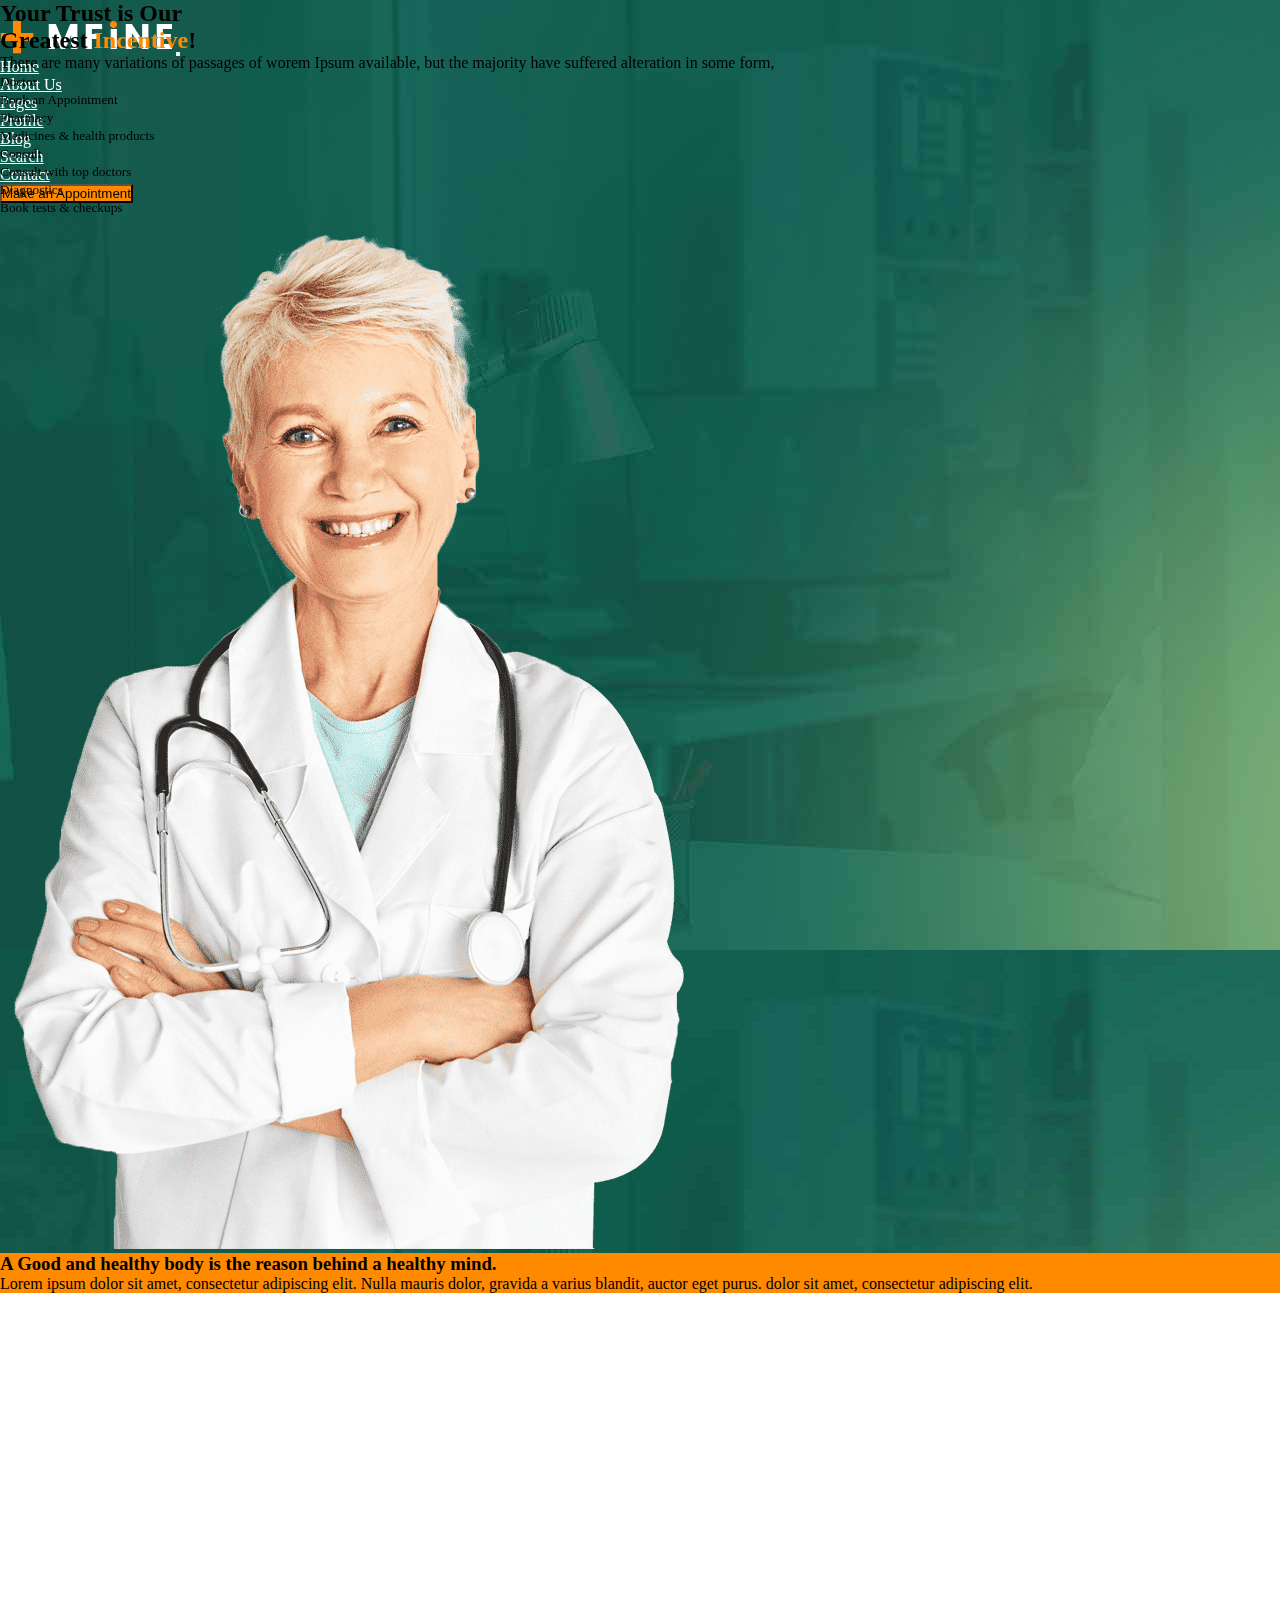
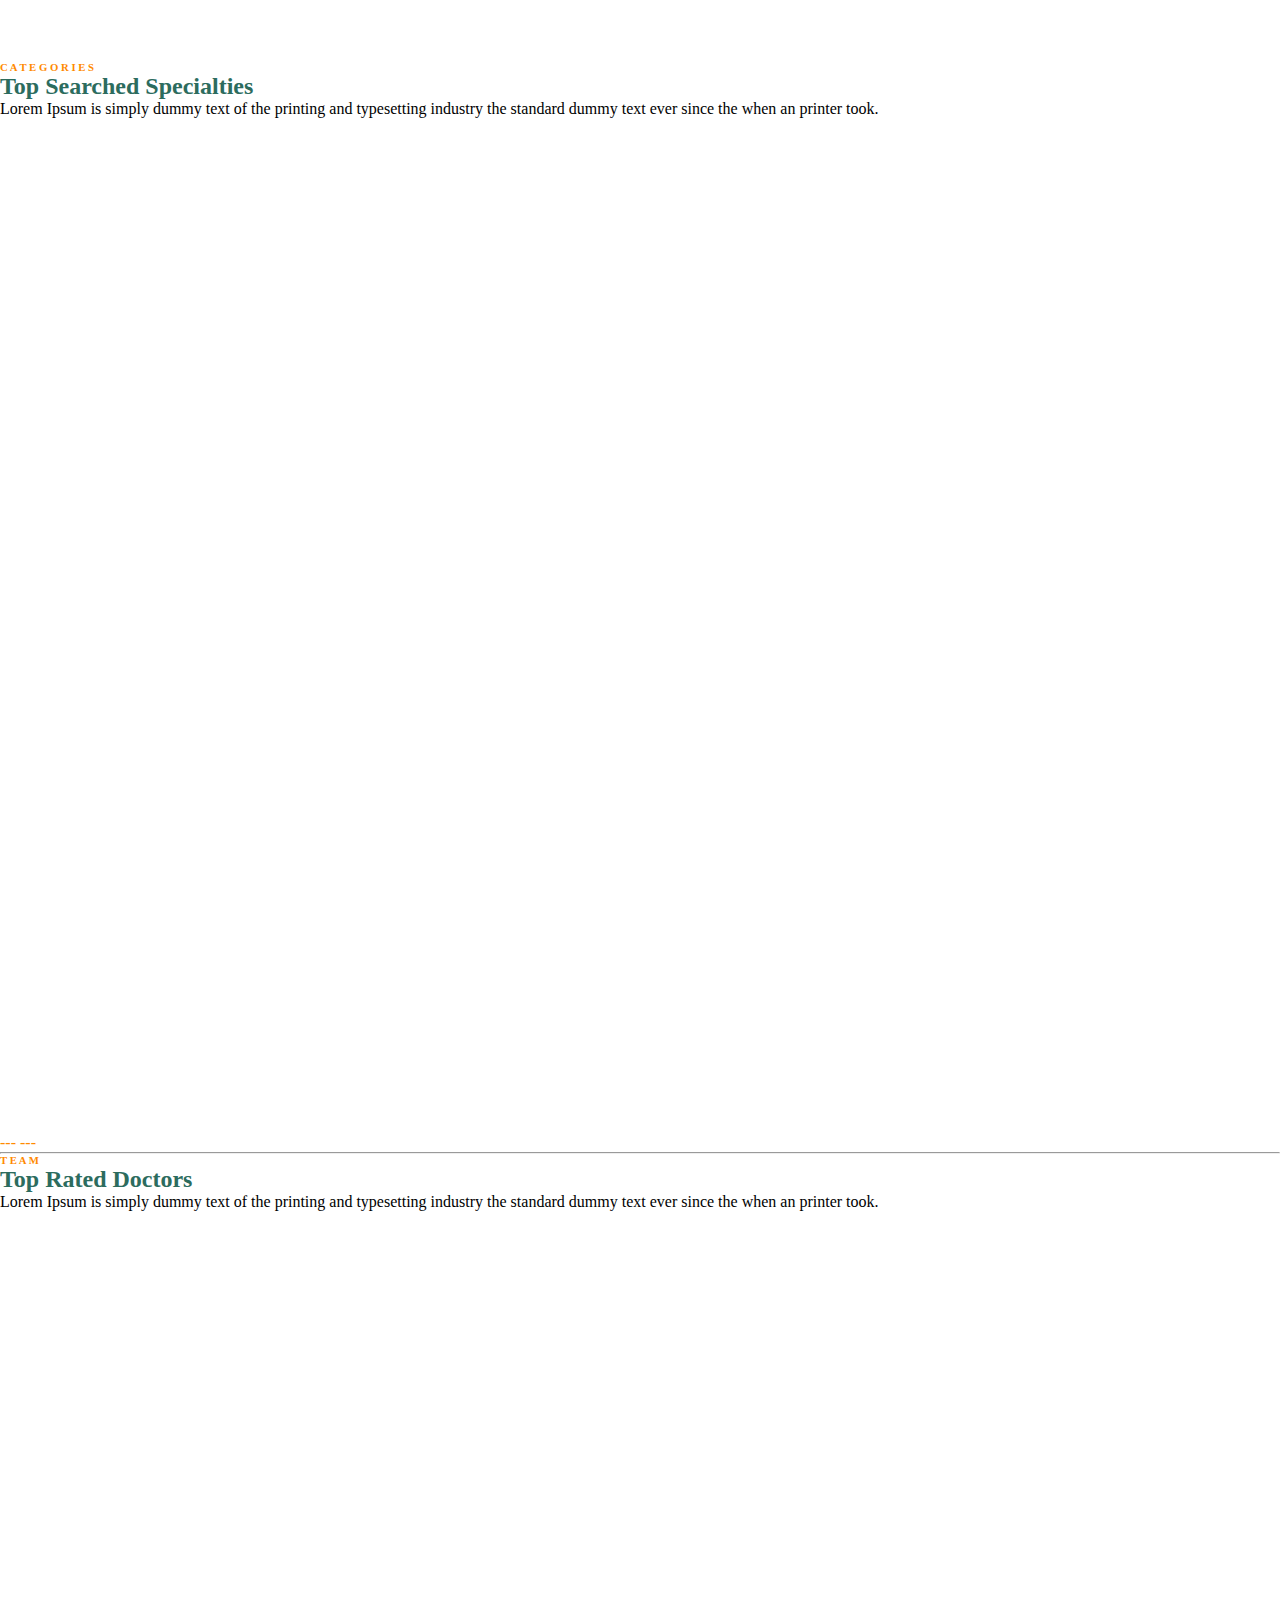
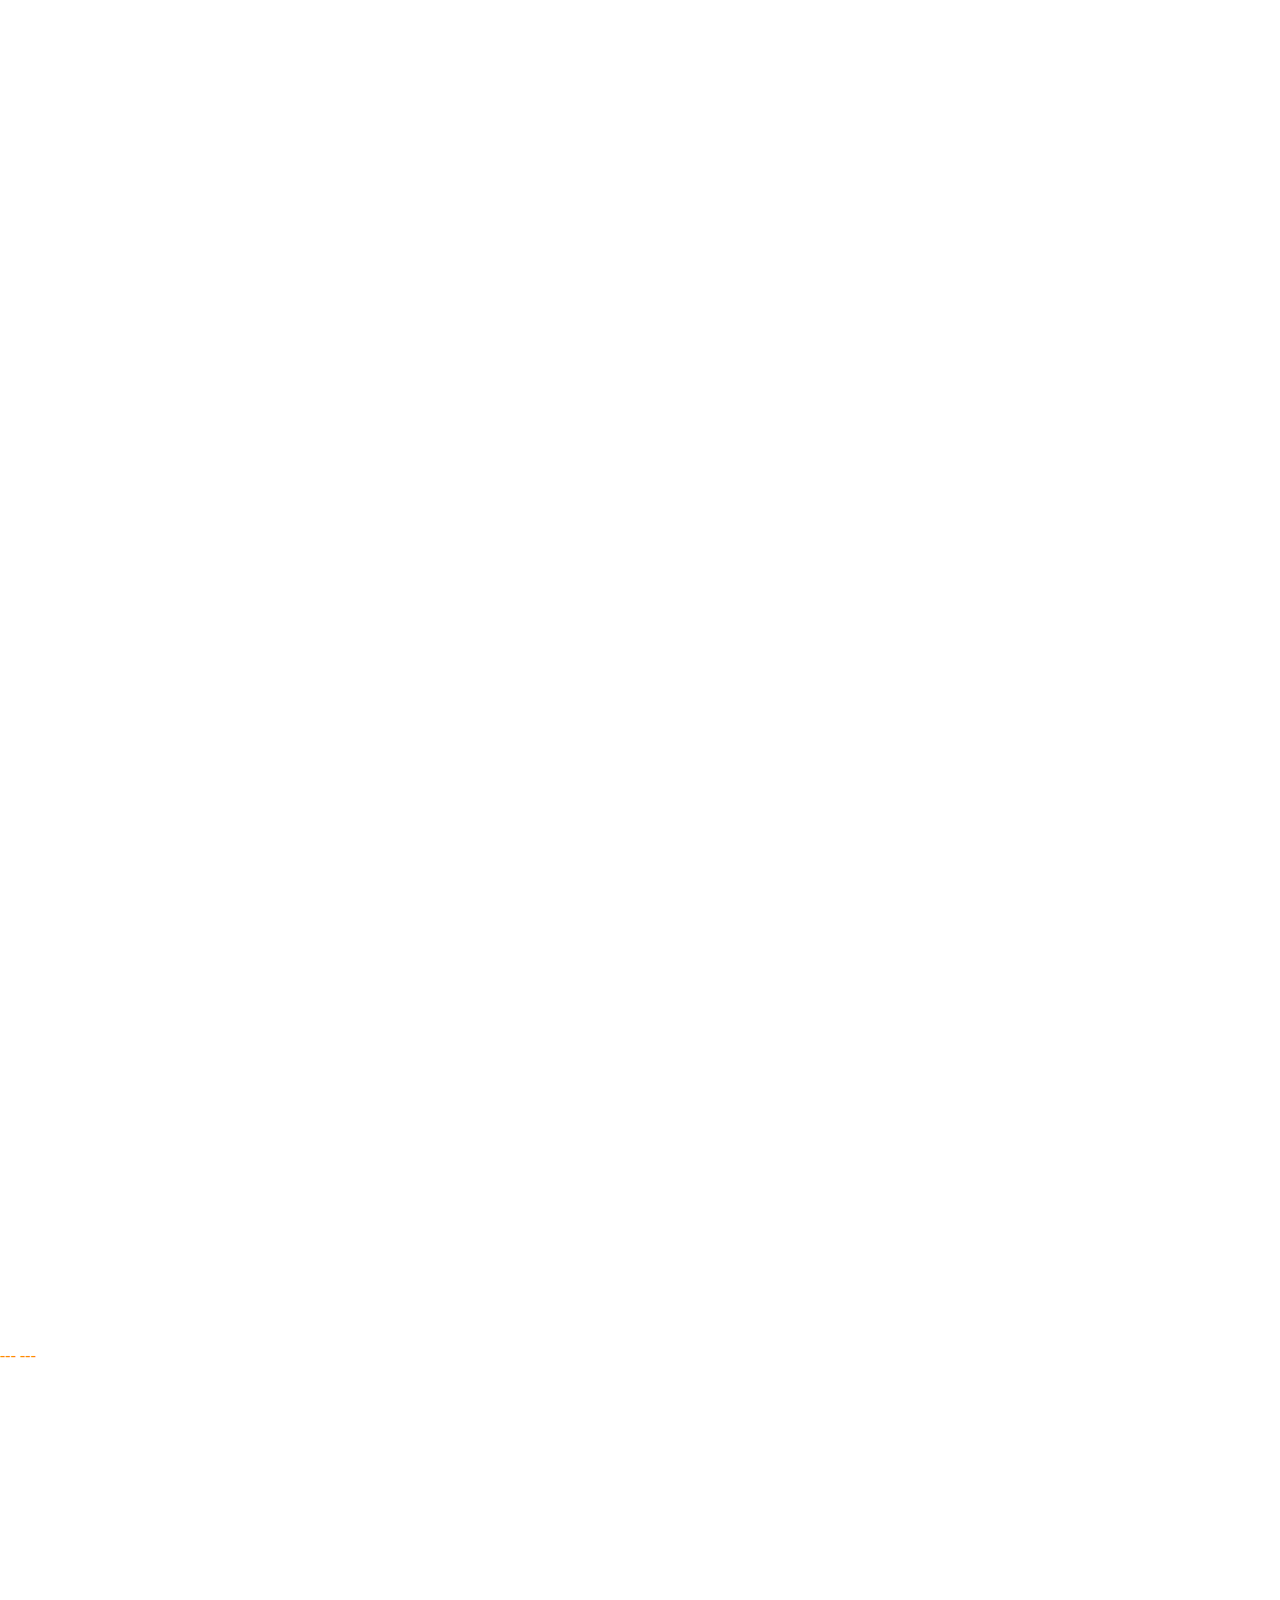
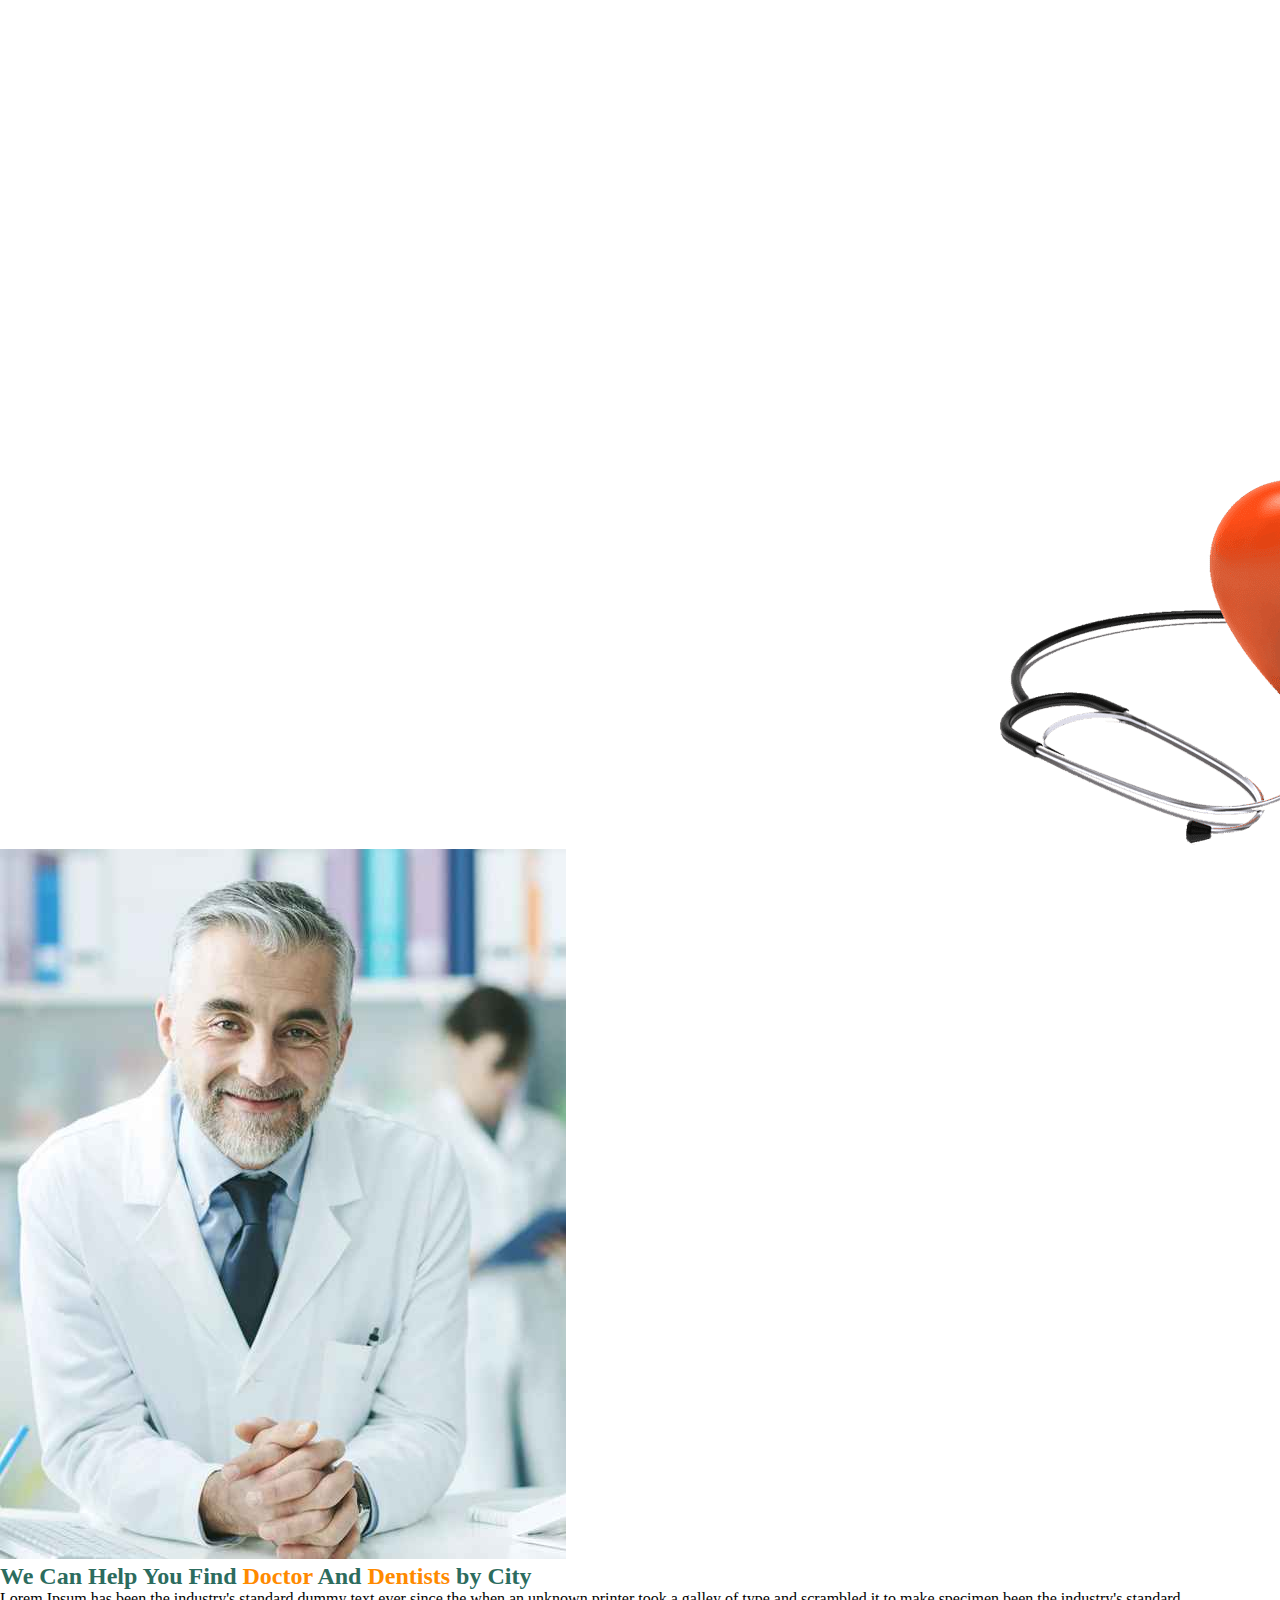
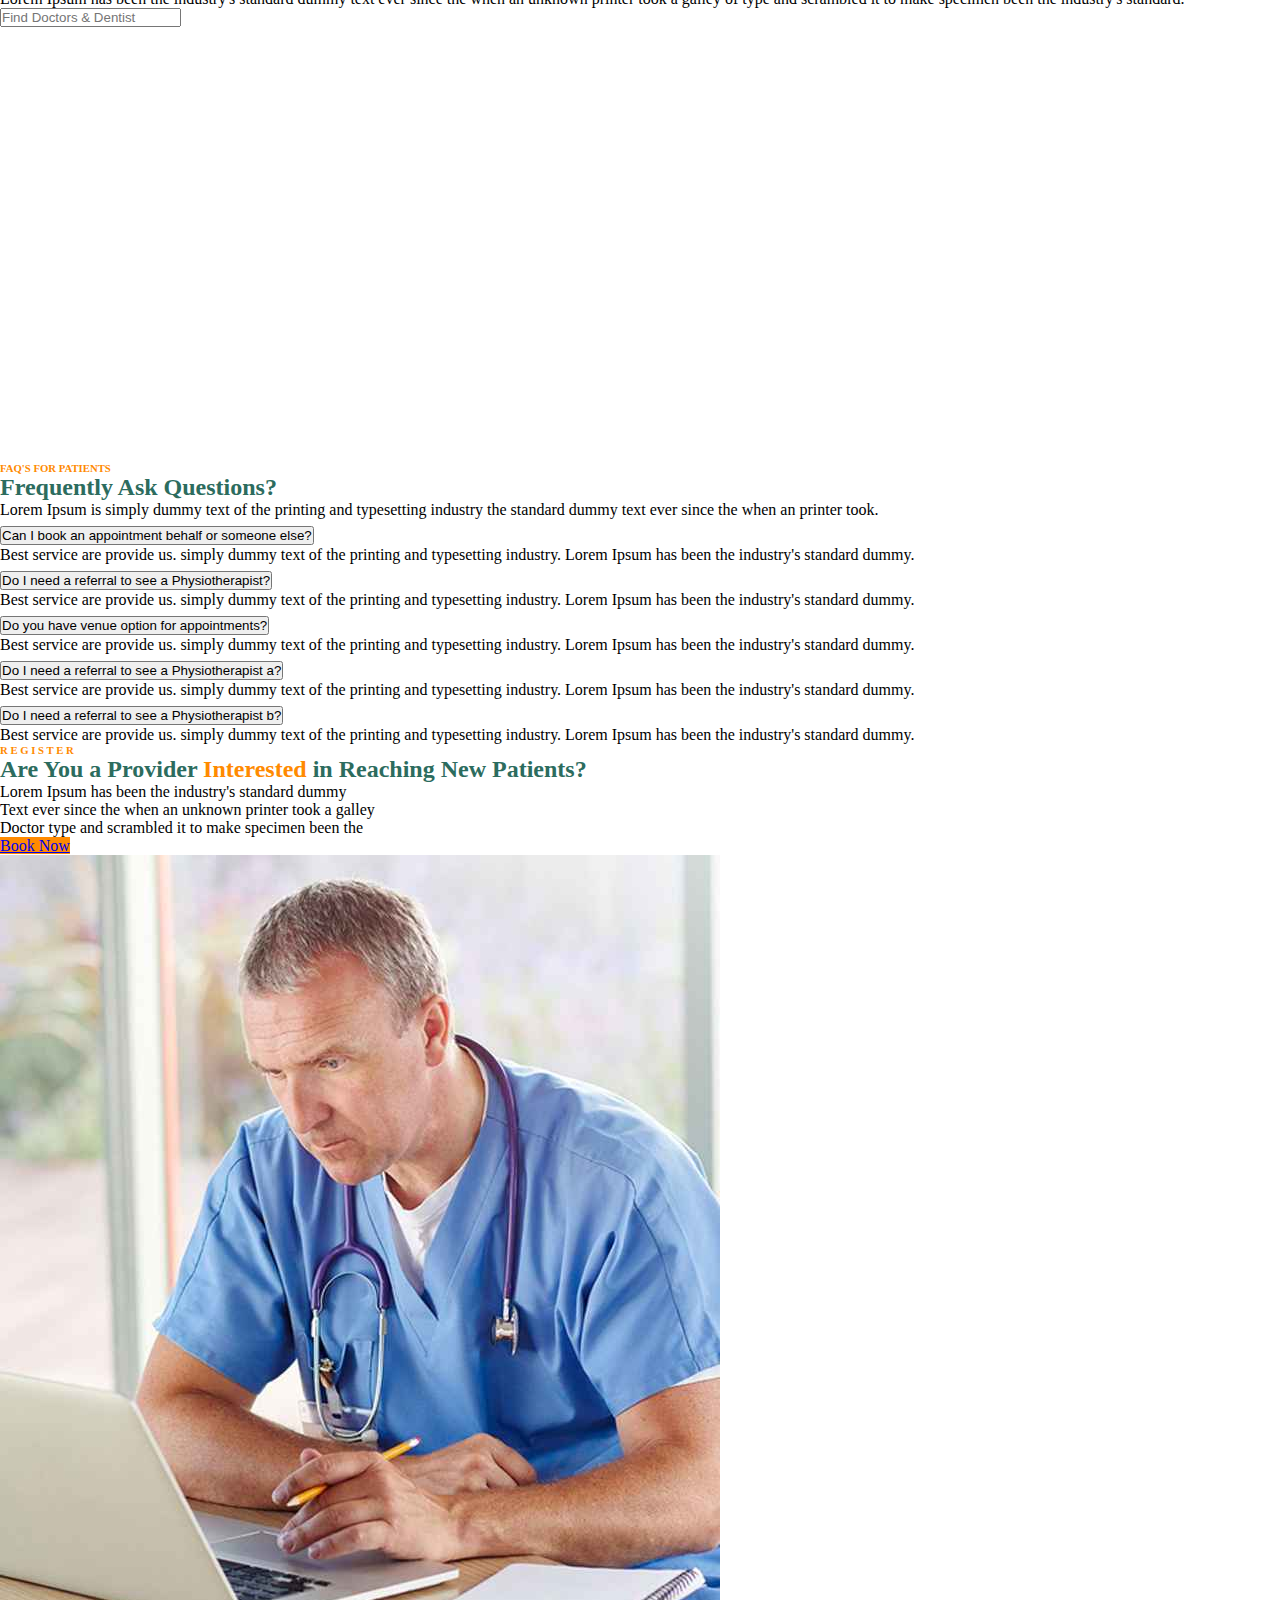
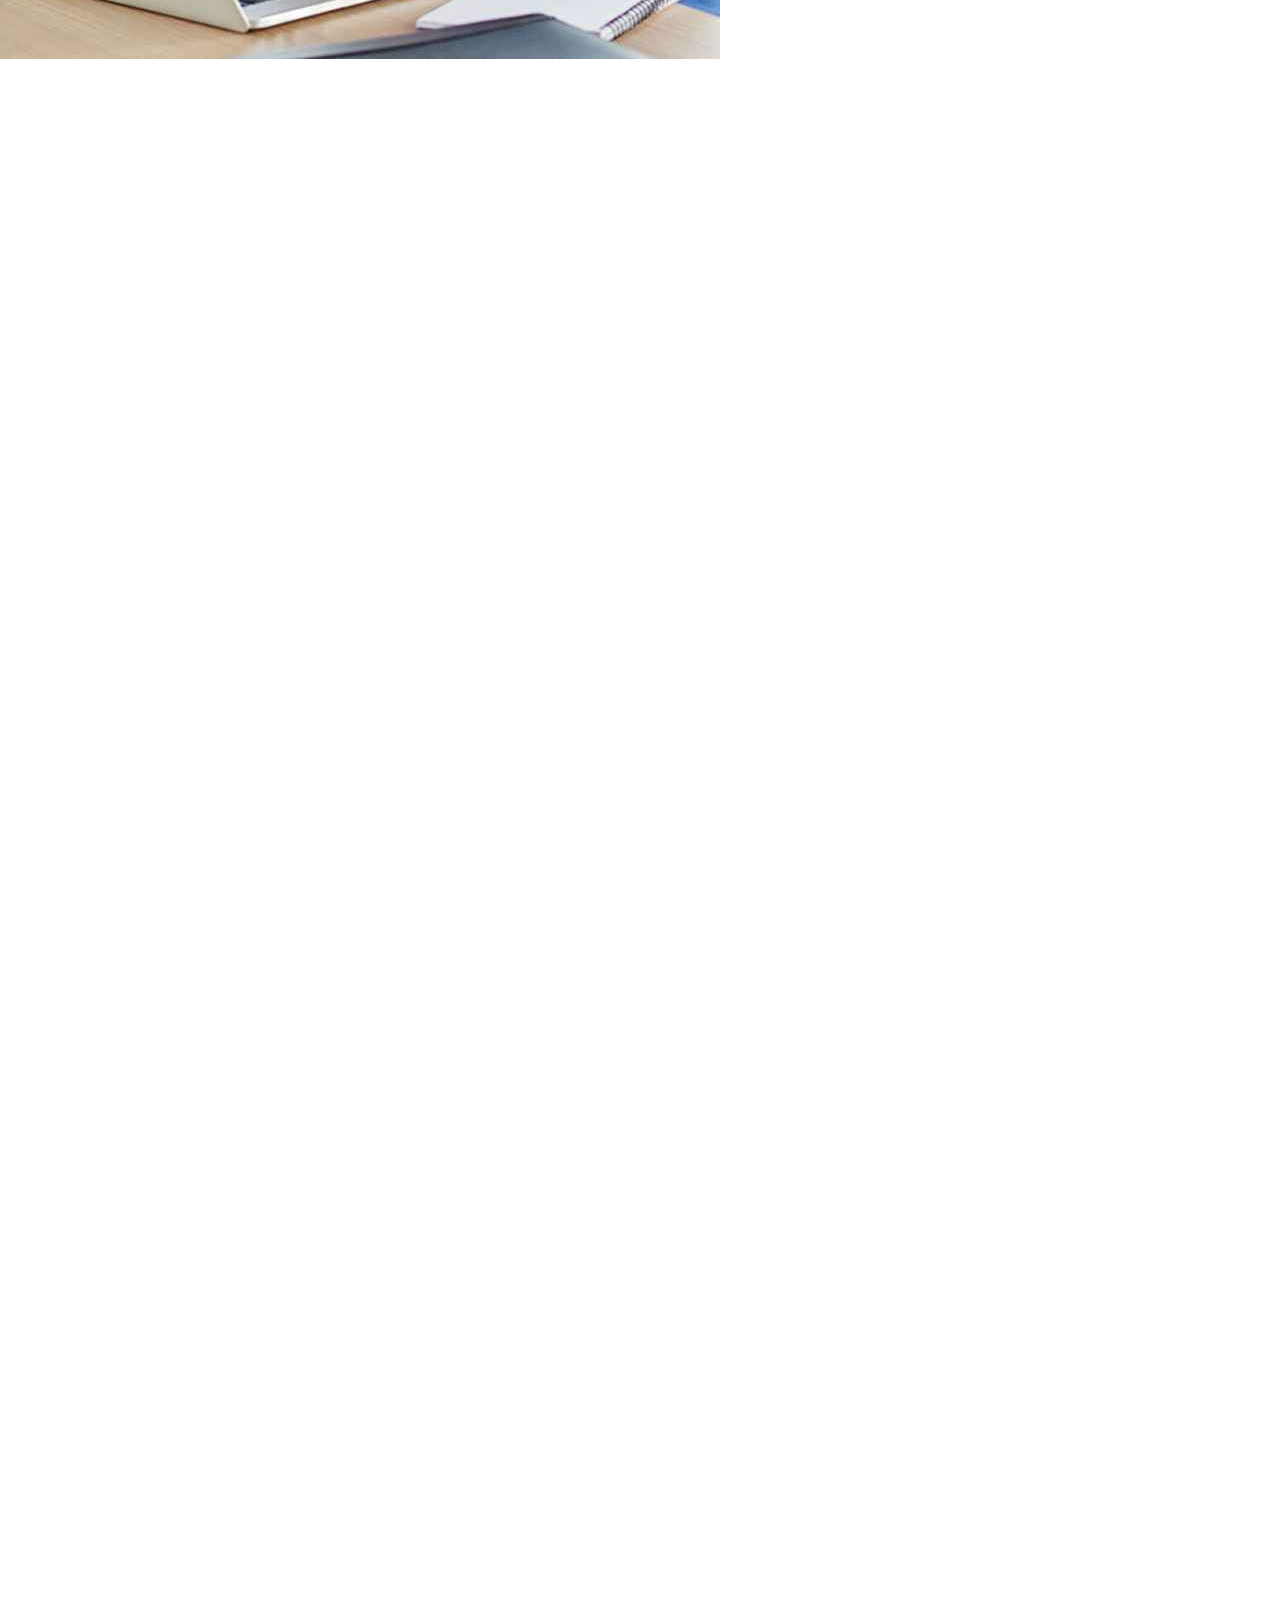
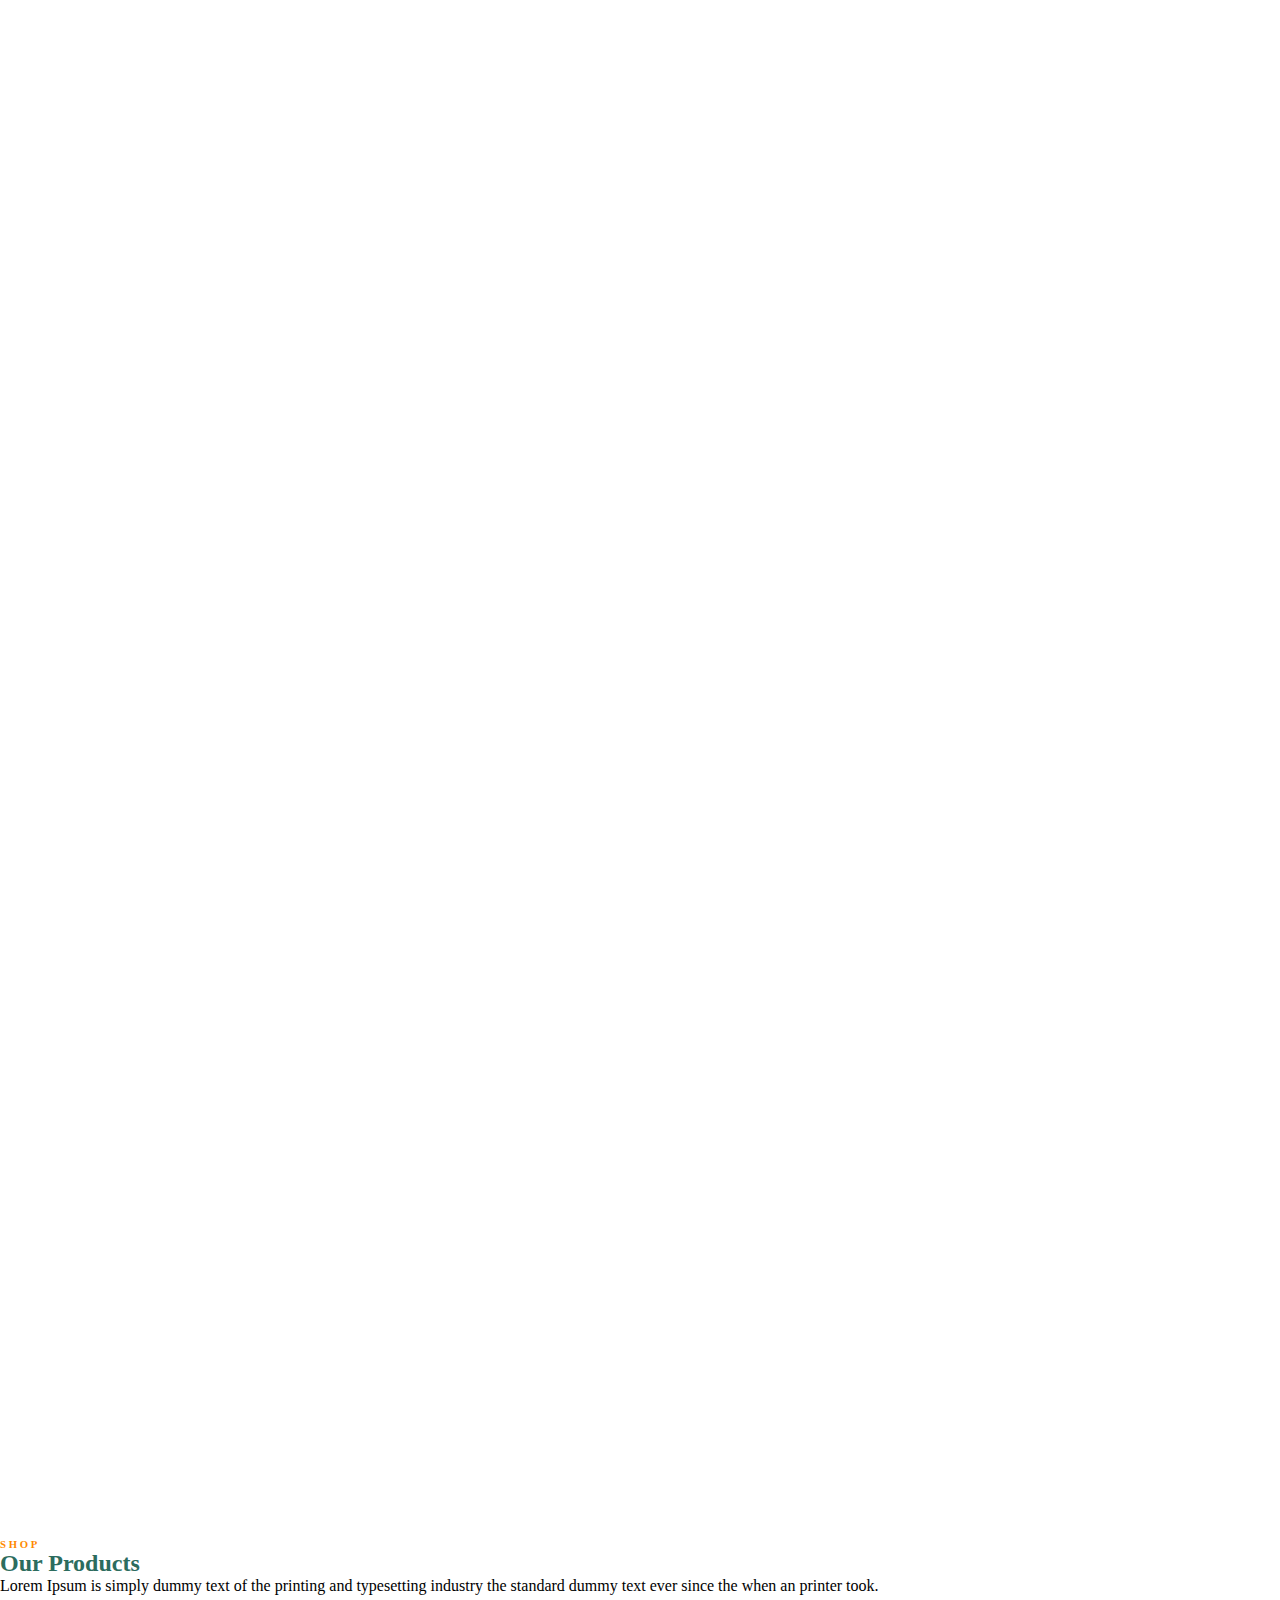
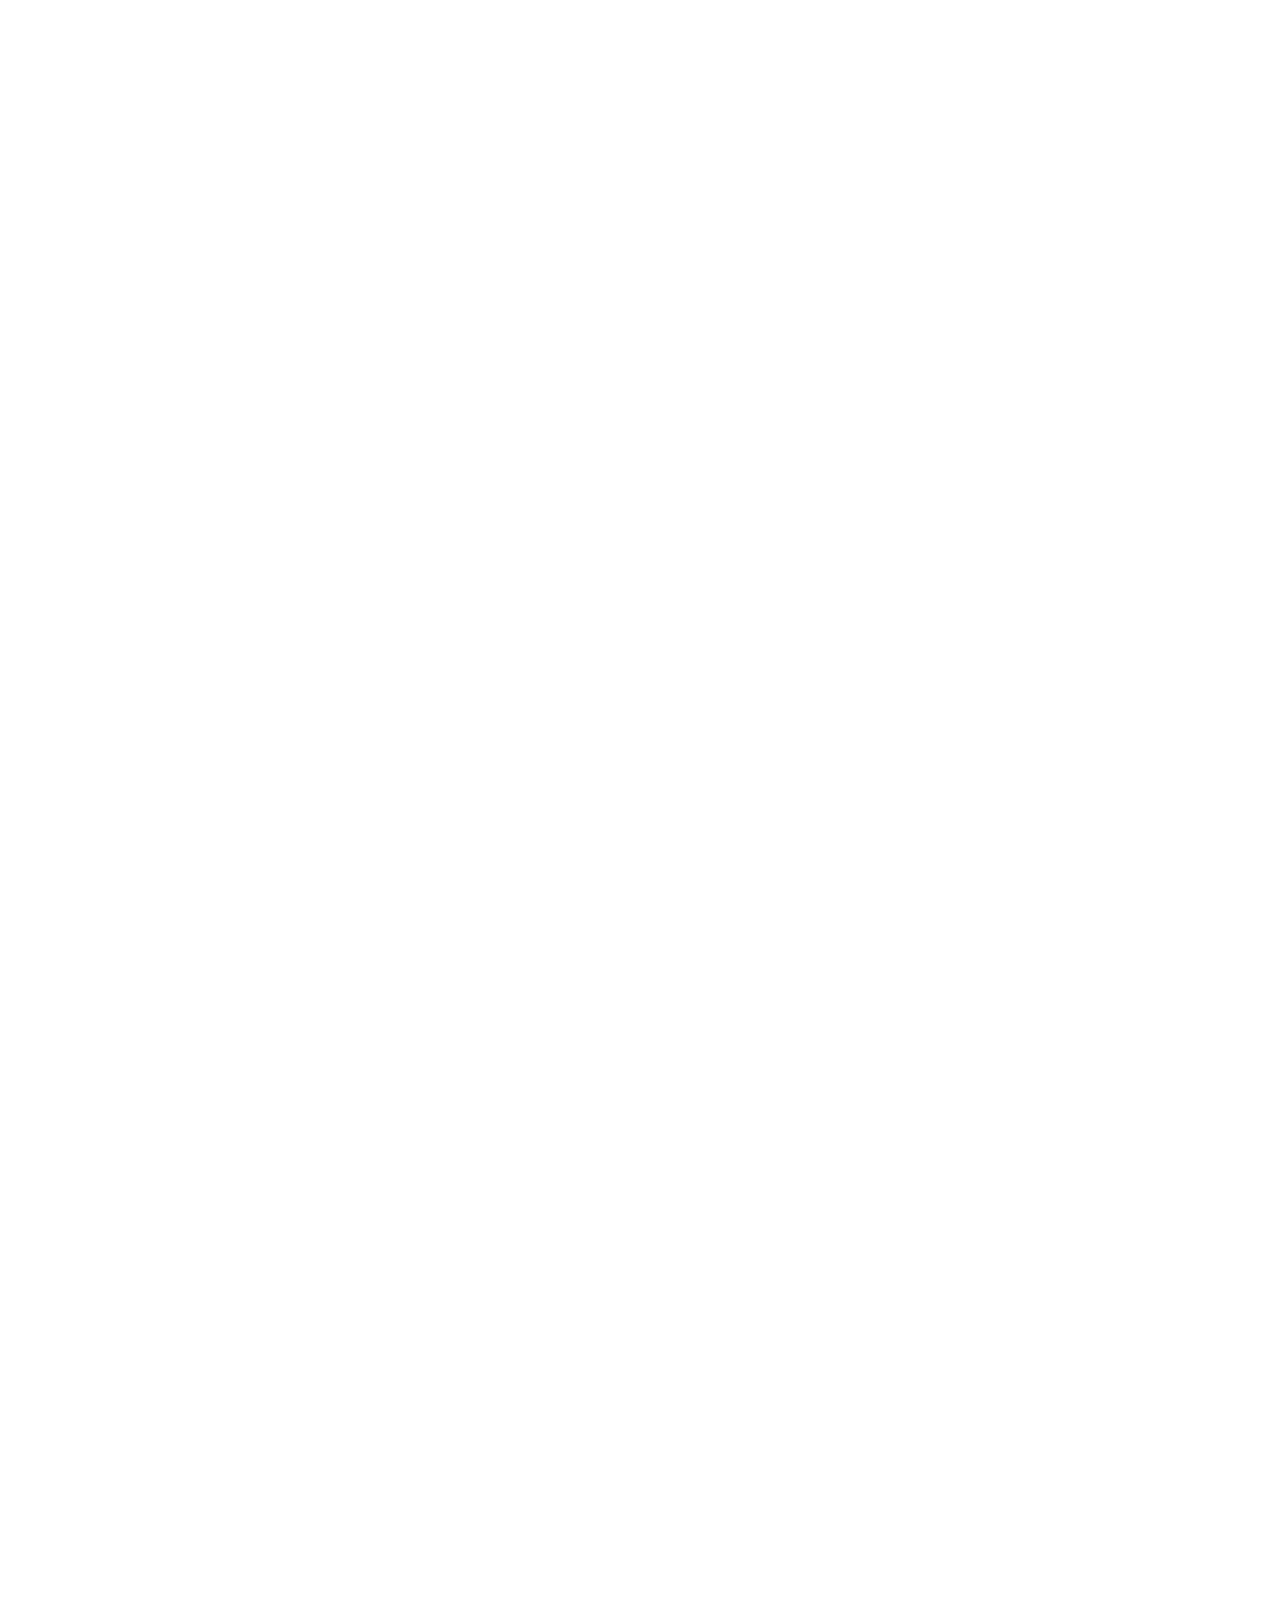
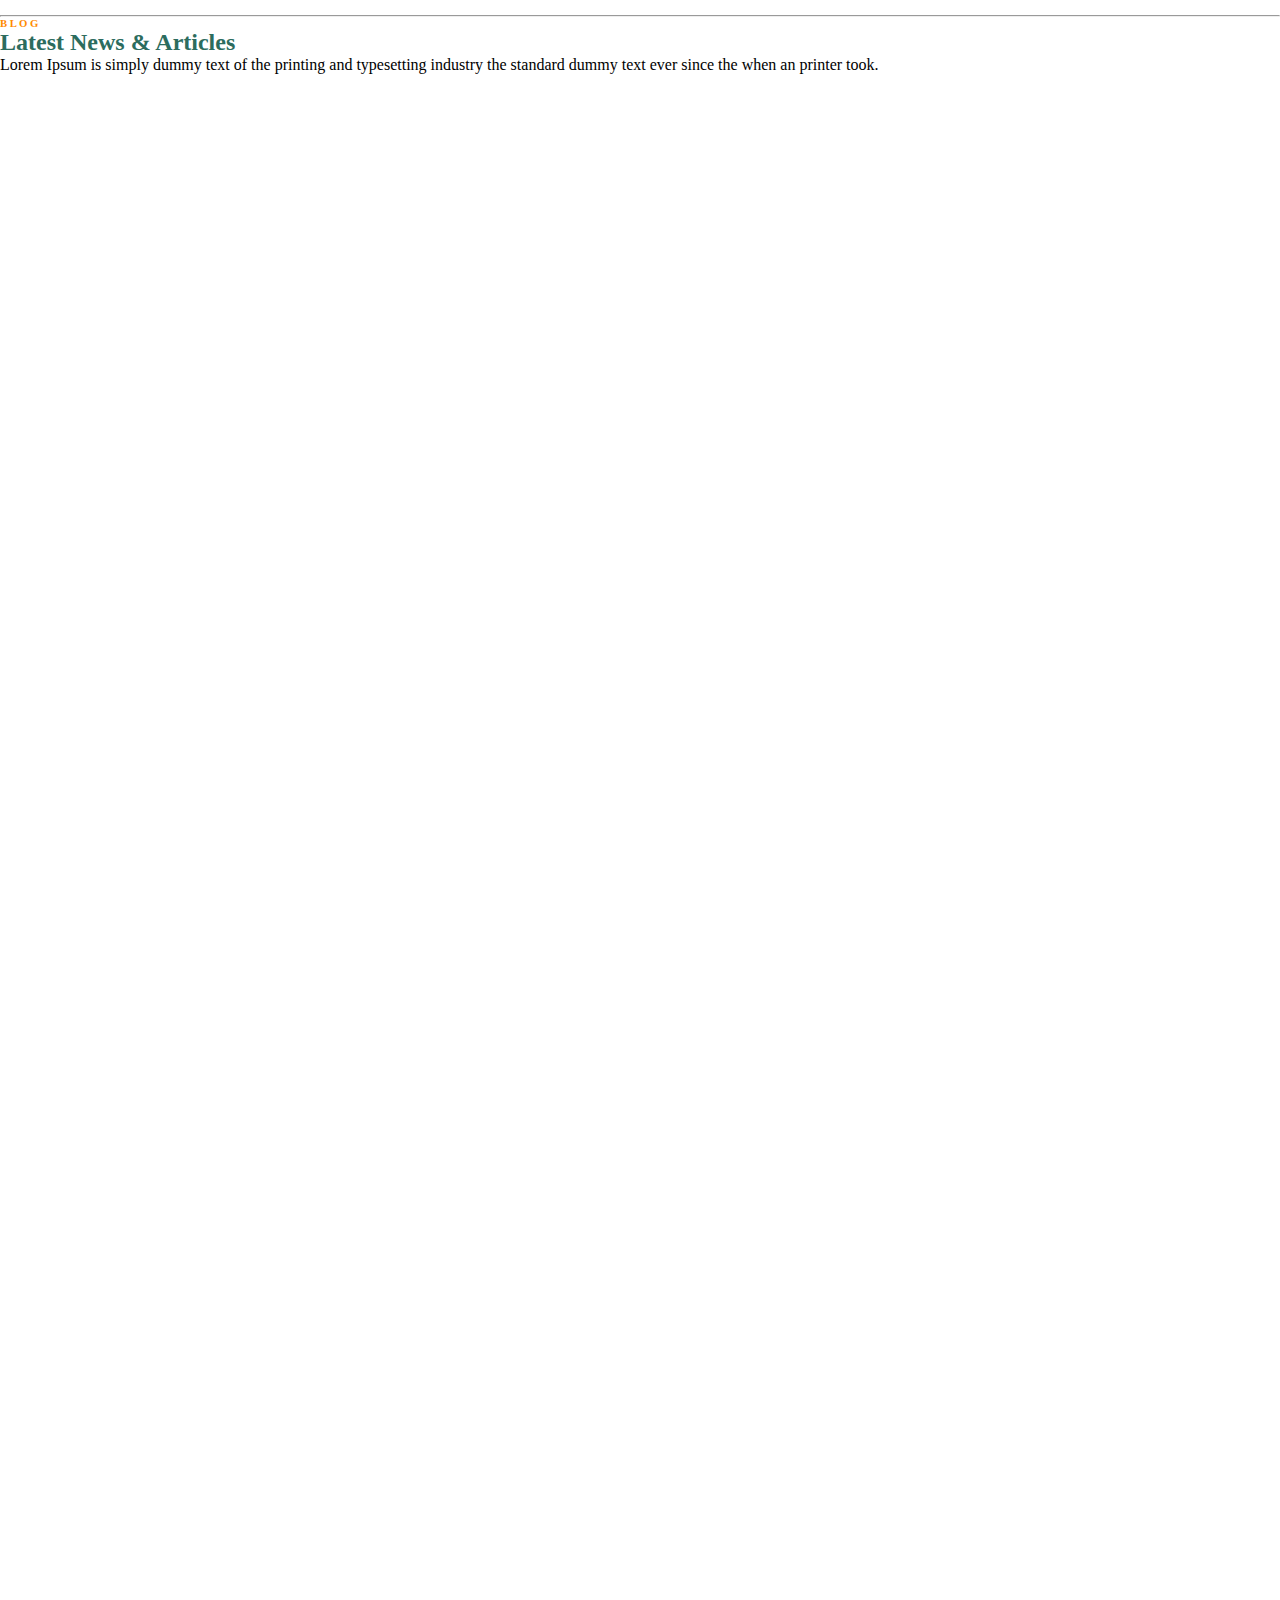
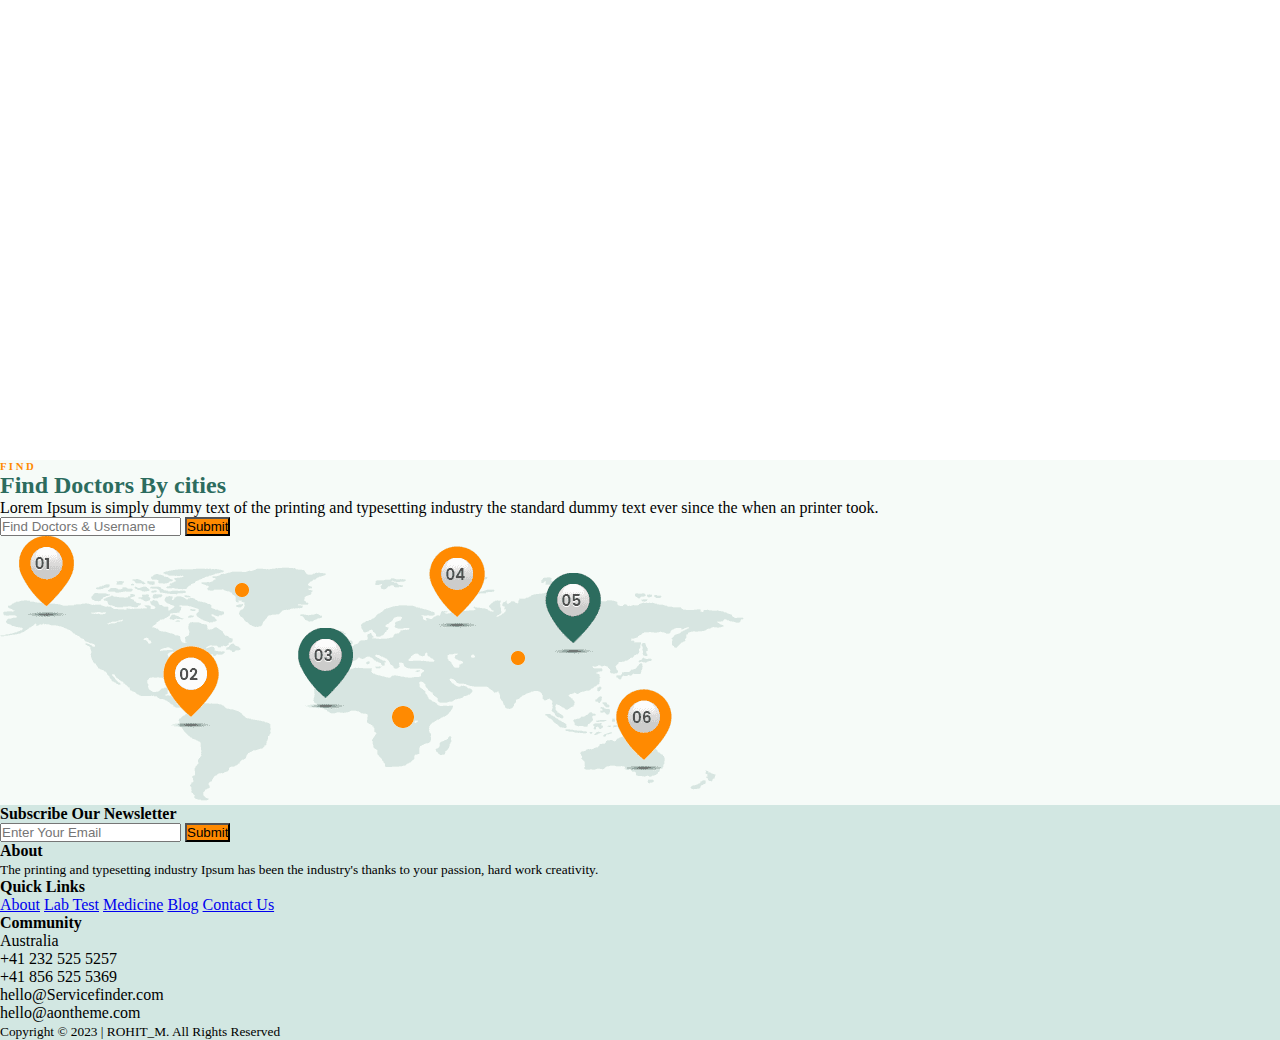
<file: MFine/index.html>
<!doctype html>
<html lang="en">

<head>
  <meta charset="utf-8">
  <meta name="viewport" content="width=device-width, initial-scale=1">
  <title>MFine</title>
  <link href="https://cdn.jsdelivr.net/npm/bootstrap@5.2.3/dist/css/bootstrap.min.css" rel="stylesheet"
    integrity="sha384-rbsA2VBKQhggwzxH7pPCaAqO46MgnOM80zW1RWuH61DGLwZJEdK2Kadq2F9CUG65" crossorigin="anonymous">
  <link rel="stylesheet" href="https://use.fontawesome.com/releases/v5.15.4/css/all.css"
    integrity="sha384-DyZ88mC6Up2uqS4h/KRgHuoeGwBcD4Ng9SiP4dIRy0EXTlnuz47vAwmeGwVChigm" crossorigin="anonymous" />
  <link href="https://unpkg.com/aos@2.3.1/dist/aos.css" rel="stylesheet">
  <link rel="icon" href="Images/illustration/pngtree-nurse-day-doctor-logo-png-image_6087477.jpg">
  <link rel="stylesheet" href="CSS/Style.css">
</head>

<body>
  <div class="container-fluid overflow-hidden">
    <div class="row" id="header">
      <div class="col-12 p-0 m-0 ">
        <nav class="navbar navbar-expand-lg  pt-4 pb-4 ps-5  fixed-top ms-auto"  id="navbar" >
          <div class="container-fluid">
            <img src="Images/illustration/logo-light_34_11zon.png" alt="Image not found">
            <button class="navbar-toggler" type="button" data-bs-toggle="collapse"
              data-bs-target="#navbarSupportedContent" aria-controls="navbarSupportedContent" aria-expanded="false"
              aria-label="Toggle navigation">
              <span class="navbar-toggler-icon"></span>
            </button>
            <div class="collapse navbar-collapse " id="navbarSupportedContent">
              <ul class="navbar-nav mx-auto mb-2 mb-lg-0">
                <li class="nav-item ">
                  <a class="nav-link  ps-5 fw-bold L" aria-current="page" href="#">Home</a>
                </li>
                <li class="nav-item">
                  <a class="nav-link ps-4 fw-bold L" href="#">About Us</a>
                </li>
                <li class="nav-item">
                  <a class="nav-link ps-4 fw-bold L" href="#">Pages</a>
                </li>
                <li class="nav-item">
                  <a class="nav-link ps-4 fw-bold L" href="#">Profile</a>
                </li>
                <li class="nav-item">
                  <a class="nav-link ps-4 fw-bold L" href="#">Blog</a>
                </li>
                <li class="nav-item">
                  <a class="nav-link ps-4 fw-bold L" href="#">Search</a>
                </li>
                <li class="nav-item">
                  <a class="nav-link ps-4 fw-bold L" href="#">Contact</a>
                </li>
              </ul>
              <form class="d-flex" role="search">

                <button class="btn btn-outline  text-white B1" type="submit">Make an Appointment</button>
              </form>
            </div>
          </div>
        </nav>
      </div>

    </div><!--End of header-->

    <div class="row" id="hero">
      <div class="col-12 col-md-6 my-auto pt-5 pt-lg-0">
        <h2 class="text-white display-3 ps-5 fw-bold" data-aos="fade-right" data-aos-duration="2000">Your Trust is Our
        </h2>
        <h2 class="text-white display-3 ps-5" data-aos="fade-right" data-aos-duration="2000">Greatest <span
            class="I fw-bold">Incentive</span>!</h2>
        <p class="text-white ps-5" data-aos="fade-right" data-aos-duration="2000">There are many variations of passages
          of worem Ipsum available, but the majority have suffered alteration in some form,</p>
        <div class="row text-center">
          <div class="col-12 col-md-5 " data-aos="fade-right" data-aos-duration="2000">
            <i class="fas fa-user-nurse pe-2 fs-1 L"></i>
            <p class="text-light d-inline fw-bold "><small>Doctor</small></p>
            <p class="text-white "><Small>Book an Appointment</Small></p>
          </div>
          <div class="col-12 col-md-5" data-aos="fade-right" data-aos-duration="2000">
            <i class="fas fa-notes-medical pe-2 fs-1 L"></i>
            <p class="text-light d-inline fw-bold "><small>Pharmacy</small></p>
            <p class="text-white ps-lg-5"><Small>Medicines & health products</Small></p>
          </div>
          <div class="col-12 col-md-5" data-aos="fade-right" data-aos-duration="2000">
            <i class="fas fa-users-cog pe-2 fs-1 L"></i></i>
            <p class="text-light d-inline fw-bold "><small>Consult</small></p>
            <p class="text-white ps-lg-5"><Small>Consult with top doctors</Small></p>
          </div>

          <div class="col-12 col-md-5" data-aos="fade-right" data-aos-duration="2000">
            <i class="fas fa-stethoscope pe-2 fs-1 L"></i></i></i>
            <p class="text-light d-inline fw-bold "><small>Diagnostics</small></p>
            <p class="text-white ps-lg-5"><Small>Book tests & checkups</Small></p>
          </div>

        </div>
      </div>
      <div class="col-12 col-md-6" data-aos="fade-left" data-aos-duration="2000">
        <img src="Images/illustration/doctor_23_11zon.png" alt="Image not found" class="img-fluid">
      </div>
    </div><!--End of hero-->

    <div class="row pb-5">
      <div class="col-12 col-md-6 B1 pt-5 text-white ">
        <h3 class="display-5 fw-bolder pb-3 ps-5 pe-5">A Good and healthy body is the reason behind a healthy mind.</h3>
        <p class="pb-5 pb-3 ps-5 pe-5">Lorem ipsum dolor sit amet, consectetur adipiscing elit. Nulla mauris dolor,
          gravida a varius blandit, auctor eget purus. dolor sit amet, consectetur adipiscing elit.</p>
      </div>
      <div class="col-12 col-md-6 ps-5 pt-5 " data-aos="fade-left" data-aos-duration="2000">
        <h6 class="I">W O R K I NG</h6>
        <h3 class="pb-3 fs-1">How Mfine Works</h3>
        <div class="row">
          <div class="col-12 col-md-2">
            <img src="Images/illustration/1_4_11zon.png" alt="Image not found" class="img-fluid display-4">
          </div>
          <div class="col-12 col-md-10 pb-4">
            <h6 class="fs-5">Find a Local Physiotherapist</h6>
            <p>Lorem ipsum dolor sit amet, consectetur adipiscing elit. Nulla mauris dolor, gravida a varius blandit,
              auctor eget purus.</p>
          </div>
          <div class="col-12 col-md-2">
            <img src="Images/illustration/2_8_11zon.png" alt="Image not found" class="img-fluid">
          </div>
          <div class="col-12 col-md-10 pb-4">
            <h6 class="fs-5">Choose Your Schedule</h6>
            <p>Lorem ipsum dolor sit amet, consectetur adipiscing elit. Nulla mauris dolor, gravida a varius blandit,
              auctor eget purus.</p>
          </div>
          <div class="col-12 col-md-2">
            <img src="Images/illustration/3_11_11zon.png" alt="Image not found" class="img-fluid">
          </div>
          <div class="col-12 col-md-10 ">
            <h6 class="fs-5">Make a Payment</h6>
            <p>Lorem ipsum dolor sit amet, consectetur adipiscing elit. Nulla mauris dolor, gravida a varius blandit,
              auctor eget purus.</p>
          </div>
        </div>
      </div>
    </div>


    <div class="row pb-5">
      <div class="col-12 text-center pt-5">
        <h6 class="I">C A T E G O R I E S</h6>
        <h2 class="R">Top Searched Specialties</h2>
        <p class="col-6 mx-auto">Lorem Ipsum is simply dummy text of the printing and typesetting industry the standard
          dummy text ever since the when an printer took.</p>
      </div>
    </div>
    <div class="row  justify-content-evenly">
      <div class="col-6 col-md-4 col-lg-2" data-aos="zoom-in" data-aos-duration="2000">
        <div class="card ps-4 pe-4 border-0 CH shadow">
          <img src="Images/illustration/1 (2)_2_11zon.png" class="card-img-top img-fluid w-50 mx-auto pt-5"
            alt="Image not found">
          <div class="card-body">
            <h5 class="card-title text-center">Primary Care</h5>
            <p class="card-text text-center pb-4"><small>24 listing</small> </p>
          </div>
        </div>
      </div>
      <div class="col-6 col-md-4 col-lg-2" data-aos="zoom-in" data-aos-duration="2000">
        <div class="card ps-4 pe-4 border-0 CH shadow">
          <img src="Images/illustration/2 (2)_6_11zon.png" class="card-img-top img-fluid w-50 mx-auto pt-4"
            alt="Image not found">
          <div class="card-body">
            <h5 class="card-title text-center">Primary Care</h5>
            <p class="card-text text-center pb-4"><small>24 listing</small> </p>
          </div>
        </div>
      </div>
      <div class="col-6 col-md-4 col-lg-2 " data-aos="zoom-in" data-aos-duration="2000">
        <div class="card ps-4 pe-4 border-0 CH shadow">
          <img src="Images/illustration/3 (1)_9_11zon.png" class="card-img-top img-fluid w-50 mx-auto pt-4"
            alt="Image not found">
          <div class="card-body">
            <h5 class="card-title text-center">MRI Resonance</h5>
            <p class="card-text text-center pb-4"><small>47 listing</small> </p>
          </div>
        </div>
      </div>
      <div class="col-6 col-md-4 col-lg-2" data-aos="zoom-in" data-aos-duration="2000">
        <div class="card ps-4 pe-4 border-0 CH shadow">
          <img src="Images/illustration/4 (1)_12_11zon.png" class="card-img-top img-fluid w-50 mx-auto pt-5"
            alt="Image not found">
          <div class="card-body">
            <h5 class="card-title text-center">Blood Test</h5>
            <p class="card-text text-center pb-4"><small>32 listing</small> </p>
          </div>
        </div>
      </div>
      <div class="col-6 col-md-4 col-lg-2" data-aos="zoom-in" data-aos-duration="2000">
        <div class="card ps-4 pe-4 border-0 CH shadow">
          <img src="Images/illustration/5_14_11zon.png" class="card-img-top img-fluid w-50 mx-auto pt-4"
            alt="Image not found">
          <div class="card-body">
            <h5 class="card-title text-center">Laboratory</h5>
            <p class="card-text text-center pb-4"><small>32 listing</small> </p>
          </div>
        </div>
      </div>


      <div class="row  justify-content-evenly pt-3 pb-5">
        <div class="col-6 col-md-4 col-lg-2 " data-aos="zoom-in" data-aos-duration="2000">
          <div class="card ps-4 pe-3 border-0 CH shadow">
            <img src="Images/illustration/6_15_11zon.png" class="card-img-top img-fluid w-50 mx-auto pt-5"
              alt="Image not found">
            <div class="card-body">
              <h5 class="card-title text-center">Dentistry</h5>
              <p class="card-text text-center pb-4"><small>78 listing</small> </p>
            </div>
          </div>
        </div>
        <div class="col-6 col-md-4 col-lg-2" data-aos="zoom-in" data-aos-duration="2000">
          <div class="card ps-4 pe-4 border-0 CH shadow">
            <img src="Images/illustration/7_16_11zon.png" class="card-img-top img-fluid w-50 mx-auto pt-5"
              alt="Image not found">
            <div class="card-body">
              <h5 class="card-title text-center">X-Ray</h5>
              <p class="card-text text-center pb-4"><small>45 listing</small> </p>
            </div>
          </div>
        </div>
        <div class="col-6 col-md-4 col-lg-2" data-aos="zoom-in" data-aos-duration="2000">
          <div class="card ps-4 pe-4 border-0 CH shadow">
            <img src="Images/illustration/8_17_11zon.png" class="card-img-top img-fluid w-50 mx-auto pt-5"
              alt="Image not found">
            <div class="card-body">
              <h5 class="card-title text-center">Piscologist</h5>
              <p class="card-text text-center pb-4"><small>35 listing</small> </p>
            </div>
          </div>
        </div>
        <div class="col-6 col-md-4 col-lg-2" data-aos="zoom-in" data-aos-duration="2000">
          <div class="card ps-4 pe-4 border-0 CH shadow">
            <img src="Images/illustration/9_18_11zon.png" class="card-img-top img-fluid w-50 mx-auto pt-5"
              alt="Image not found">
            <div class="card-body">
              <h5 class="card-title text-center">Chiropractor</h5>
              <p class="card-text text-center pb-4"><small>78 listing</small> </p>
            </div>
          </div>
        </div>
        <div class="col-6 col-md-4 col-lg-2" data-aos="zoom-in" data-aos-duration="2000">
          <div class="card ps-4 pe-4 border-0 CH shadow">
            <img src="Images/illustration/10_19_11zon.png" class="card-img-top img-fluid w-50 mx-auto pt-1"
              alt="Image not found">
            <div class="card-body">
              <h5 class="card-title text-center">Pediatrician</h5>
              <p class="card-text text-center pb-4"><small>78 listing</small> </p>
            </div>
          </div>
        </div>
      </div>


      <div class="row">
        <div class="col-12 text-center">
          <p class="fs-2 I text-success"> --- <i class="fas fa-plus I fs-2"></i> <i class="fas fa-plus I fs-2 "></i> <i
              class="fas fa-plus I fs-2"></i> --- </p>
        </div>
      </div>
      <hr>

      <div class="row pb-5">
        <div class="col-12 text-center pt-5">
          <h6 class="I">T E A M</h6>
          <h2 class="R">Top Rated Doctors</h2>
          <p>Lorem Ipsum is simply dummy text of the printing and typesetting industry the standard dummy text ever
            since the when an printer took.</p>
        </div>
      </div>

      <div class="row">
        <div class="col-12 col-md-6 pb-3" data-aos="fade-right" data-aos-duration="2000">
          <div class="card mb-3 bg-light CD2">
            <div class="row g-0">
              <div class="col-md-4">
                <img src="Images/illustration/pic1_37_11zon.jpg" class="img-fluid rounded-start p-2"
                  alt="Image not found">
              </div>
              <div class="col-md-8">
                <div class="card-body">
                  <h5 class="card-title">Dr. Marya Smith</h5>
                  <p class="card-text">MDS - Periodontology and Oral Implantology</p>
                  <p class="card-text I fw-bold">Dental</p>
                  <p class="card-text"><i class="fas fa-map-marker-alt"></i> <small class="text-muted">Georgia,
                      USA</small></p>
                  <p><i class="fas fa-star I"></i><i class="fas fa-star I"></i><i class="fas fa-star I"></i><i
                      class="fas fa-star I"></i><i class="fas fa-star I"></i></p>
                </div>
              </div>
            </div>
          </div>
        </div>
        <div class="col-12 col-md-6" data-aos="fade-left" data-aos-duration="2000">
          <div class="card mb-3 bg-light CD2">
            <div class="row g-0">
              <div class="col-md-4">
                <img src="Images/illustration/pic2_39_11zon.jpg" class="img-fluid rounded-start p-2"
                  alt="Image not found">
              </div>
              <div class="col-md-8">
                <div class="card-body">
                  <h5 class="card-title">Dr. Darren Elder</h5>
                  <p class="card-text">MDS - Periodontology and Oral Implantology</p>
                  <p class="card-text I fw-bold">Dental</p>
                  <p class="card-text"><i class="fas fa-map-marker-alt"></i> <small class="text-muted">Georgia,
                      USA</small></p>
                  <p><i class="fas fa-star I"></i><i class="fas fa-star I"></i><i class="fas fa-star I"></i><i
                      class="fas fa-star I"></i><i class="fas fa-star I"></i></p>
                </div>
              </div>
            </div>
          </div>
        </div>
        <div class="col-12 col-md-6" data-aos="fade-right" data-aos-duration="2000">
          <div class="card mb-3 bg-light CD2">
            <div class="row g-0">
              <div class="col-md-4">
                <img src="Images/illustration/pic3_41_11zon.jpg" class="img-fluid rounded-start p-2"
                  alt="Image not found">
              </div>
              <div class="col-md-8">
                <div class="card-body">
                  <h5 class="card-title">Dr. David Chua</h5>
                  <p class="card-text">MDS - Periodontology and Oral Implantology</p>
                  <p class="card-text I fw-bold">Dental</p>
                  <p class="card-text"><i class="fas fa-map-marker-alt"></i> <small class="text-muted">Georgia,
                      USA</small></p>
                  <p><i class="fas fa-star I"></i><i class="fas fa-star I"></i><i class="fas fa-star I"></i><i
                      class="fas fa-star I"></i><i class="fas fa-star I"></i></p>
                </div>
              </div>
            </div>
          </div>
        </div>
        <div class="col-12 col-md-6 pb-5" data-aos="fade-left" data-aos-duration="2000">
          <div class="card mb-3 bg-light CD2">
            <div class="row g-0">
              <div class="col-md-4">
                <img src="Images/illustration/pic4_43_11zon.jpg" class="img-fluid rounded-start p-2"
                  alt="Image not found">
              </div>
              <div class="col-md-8">
                <div class="card-body">
                  <h5 class="card-title">Dr. Zuliya Wood</h5>
                  <p class="card-text">MDS - Periodontology and Oral Implantology</p>
                  <p class="card-text I fw-bold">Dental</p>
                  <p class="card-text"><i class="fas fa-map-marker-alt"></i> <small class="text-muted">Georgia,
                      USA</small></p>
                  <p><i class="fas fa-star I"></i><i class="fas fa-star I"></i><i class="fas fa-star I"></i><i
                      class="fas fa-star I"></i><i class="fas fa-star I"></i></p>
                </div>
              </div>
            </div>
          </div>
        </div>
      </div>

      <div class="row">
        <div class="col-12 text-center">
          <p class="fs-2 I text-success"> --- <i class="fas fa-plus I fs-2"></i> <i class="fas fa-plus I fs-2 "></i> <i
              class="fas fa-plus I fs-2"></i> --- </p>
        </div>
      </div>


      <div class="row pt-5" id="hrn" data-aos="fade-up" data-aos-duration="2000">
        <div class="col-12 col-md-6">
          <img src="Images/illustration/large-pic3_32_11zon.png" alt="Image not found" class="img-fluid">
        </div>
        <div class="col-12 col-md-6 my-auto text-center">
          <h6 class="text-center I">R E G I S T R A T I O N</h6>
          <h3 class="text-center text-white fs-1">Want to Make an Appointment Easily?</h3>
          <p class="text-center text-white">Regain your health and mobility. Leave your pain behind. Do the things you
            love. Our team of health professionals is dedicated to providing you with the best medical solutions for
            your injury or condition. Our specialists collaborate to find pain treatments.</p>
          <a href="#" class="btn  text-white ft4 B1 text-center">Book Now</a>

        </div>
      </div>

      <div class="row">
        <div class="col-12 ms-auto">
          <img src="Images/illustration/heart_4_11zon.png" alt="Image not found" class="img-fluid w-25 h-100 hrt">
        </div>
      </div>

      <div class="row pt-5 bg-light pb-5">
        <div class="col-12 col-md-5">
          <img src="Images/illustration/2_7_11zon.jpg" alt="Image not found" class="img-fluid rounded-4">
        </div>
        <div class="col-12 col-md-7 my-auto text-start ps-5">
          <h2 class="fs-1 R">We Can Help You Find <span class="I">Doctor</span> And <span class="I">Dentists</span> by
            City</h2>
          <p>Lorem Ipsum has been the industry's standard dummy text ever since the when an unknown printer took a
            galley of type and scrambled it to make specimen been the industry's standard.</p>
          <div class="btn-group" role="group" aria-label="Basic example">
            <input type="text" placeholder="Find Doctors & Dentist" class="sm-px-1 md-px-5 p-1">
            <div>
              <i class="fas fa-search ps-2 fs-4 R"></i>
            </div>
          </div>

        </div>
      </div>

      <div class="row pt-5">
        <div class="col-12 col-md-6 col-lg-3" data-aos="zoom-in" data-aos-duration="2000">
          <div class="card text-center pt-5 shadow-lg CH">
            <img src="Images/illustration/1 (1)_1_11zon.png" class="card-img-top img-fluid w-25 mx-auto"
              alt="Image not found">
            <div class="card-body">
              <h3 class="card-title I">432+</h3>
              <p class="card-text R fs-5">Doctor</p>
            </div>
          </div>
        </div>
        <div class="col-12 col-md-6 col-lg-3" data-aos="zoom-in" data-aos-duration="2000">
          <div class="card text-center pt-5 shadow-lg CH">
            <img src="Images/illustration/2 (1)_5_11zon.png" class="card-img-top img-fluid w-25 mx-auto"
              alt="Image not found">
            <div class="card-body">
              <h3 class="card-title I">127+</h3>
              <p class="card-text R fs-5">Cutomers</p>
            </div>
          </div>
        </div>
        <div class="col-12 col-md-6 col-lg-3" data-aos="zoom-in" data-aos-duration="2000">
          <div class="card text-center pt-5 shadow-lg CH">
            <img src="Images/illustration/3 (2)_10_11zon.png" class="card-img-top img-fluid w-25 mx-auto"
              alt="Image not found">
            <div class="card-body">
              <h3 class="card-title I">752+</h3>
              <p class="card-text R fs-5">Hospitals</p>
            </div>
          </div>
        </div>
        <div class="col-12 col-md-6 col-lg-3" data-aos="zoom-in" data-aos-duration="2000">
          <div class="card text-center pt-4 shadow-lg CH">
            <img src="Images/illustration/4_13_11zon.png" class="card-img-top img-fluid w-25 mx-auto"
              alt="Image not found">
            <div class="card-body">
              <h3 class="card-title I">432+</h3>
              <p class="card-text R fs-5">Labs</p>
            </div>
          </div>
        </div>


      </div>

      <div class="row pt-5">
        <div class="col-12 text-center pt-5">
          <h6 class="I">FAQ'S FOR PATIENTS</h6>
          <h2 class="R">Frequently Ask Questions?</h2>
          <p>Lorem Ipsum is simply dummy text of the printing and typesetting industry the standard dummy text ever
            since the when an printer took.</p>
        </div>
        <div class="col-12 pt-5 pb-5">
          <div class="accordion accordion" id="accordionFlushExample">
            <div class="accordion-item ">
              <h2 class="accordion-header " id="flush-headingOne">
                <button class="accordion-button collapsed  ms-auto" type="button" data-bs-toggle="collapse"
                  data-bs-target="#flush-collapseOne" aria-expanded="false" aria-controls="flush-collapseOne">
                  Can I book an appointment behalf or someone else?
                </button>
              </h2>
              <div id="flush-collapseOne" class="accordion-collapse collapse" aria-labelledby="flush-headingOne"
                data-bs-parent="#accordionFlushExample">
                <div class="accordion-body">Best service are provide us. simply dummy text of the printing and
                  typesetting industry. Lorem Ipsum has been the industry's standard dummy.</div>
              </div>
            </div>
            <div class="accordion-item">
              <h2 class="accordion-header" id="flush-headingTwo">
                <button class="accordion-button collapsed" type="button" data-bs-toggle="collapse"
                  data-bs-target="#flush-collapseTwo" aria-expanded="false" aria-controls="flush-collapseTwo">
                  Do I need a referral to see a Physiotherapist?
                </button>
              </h2>
              <div id="flush-collapseTwo" class="accordion-collapse collapse" aria-labelledby="flush-headingTwo"
                data-bs-parent="#accordionFlushExample">
                <div class="accordion-body">Best service are provide us. simply dummy text of the printing and
                  typesetting industry. Lorem Ipsum has been the industry's standard dummy.</div>
              </div>
            </div>
            <div class="accordion-item">
              <h2 class="accordion-header" id="flush-headingThree">
                <button class="accordion-button collapsed" type="button" data-bs-toggle="collapse"
                  data-bs-target="#flush-collapseThree" aria-expanded="false" aria-controls="flush-collapseThree">
                  Do you have venue option for appointments?
                </button>
              </h2>
              <div id="flush-collapseThree" class="accordion-collapse collapse" aria-labelledby="flush-headingThree"
                data-bs-parent="#accordionFlushExample">
                <div class="accordion-body">Best service are provide us. simply dummy text of the printing and
                  typesetting industry. Lorem Ipsum has been the industry's standard dummy.</div>
              </div>
            </div>
            <div class="accordion-item">
              <h2 class="accordion-header" id="flush-headingThr">
                <button class="accordion-button collapsed" type="button" data-bs-toggle="collapse"
                  data-bs-target="#flush-collapseThr" aria-expanded="false" aria-controls="flush-collapseThr">
                  Do I need a referral to see a Physiotherapist a?
                </button>
              </h2>
              <div id="flush-collapseThr" class="accordion-collapse collapse" aria-labelledby="flush-headingThr"
                data-bs-parent="#accordionFlushExample">
                <div class="accordion-body">Best service are provide us. simply dummy text of the printing and
                  typesetting industry. Lorem Ipsum has been the industry's standard dummy.</div>
              </div>
            </div>
            <div class="accordion-item">
              <h2 class="accordion-header" id="flush-headingTo">
                <button class="accordion-button collapsed" type="button" data-bs-toggle="collapse"
                  data-bs-target="#flush-collapseTo" aria-expanded="false" aria-controls="flush-collapseTo">
                  Do I need a referral to see a Physiotherapist b?
                </button>
              </h2>
              <div id="flush-collapseTo" class="accordion-collapse collapse" aria-labelledby="flush-headingTo"
                data-bs-parent="#accordionFlushExample">
                <div class="accordion-body">Best service are provide us. simply dummy text of the printing and
                  typesetting industry. Lorem Ipsum has been the industry's standard dummy.</div>
              </div>
            </div>
          </div>
        </div>
      </div>

      <div class="row pt-5 bg-light pb-5">
        <div class="col-12 col-md-7 my-auto text-start ps-5">
          <h6 class="I">R E G I S T E R</h6>
          <h2 class="R">Are You a Provider <span class="I">Interested</span> in Reaching New Patients?</h2>
          <p><i class="fas fa-check I"></i> Lorem Ipsum has been the industry's standard dummy</p>
          <p><i class="fas fa-check I"></i> Text ever since the when an unknown printer took a galley</p>
          <p><i class="fas fa-check I"></i> Doctor type and scrambled it to make specimen been the</p>
          <a href="#" class="btn  text-white ft4 B1 text-center">Book Now</a>

        </div>
        <div class="col-12 col-md-5">
          <img src="Images/illustration/large-pic2_1_11zon.jpg" alt="Image not found" class="img-fluid rounded-4">
        </div>

      </div>

      <div class="row pt-5 pb-5" data-aos="fade-up" data-aos-duration="2000">
        <div class="col-12 text-center pt-5">
          <h6 class="I">T E S T I M O N I A L S</h6>
          <h2 class="R">What People Say</h2>
          <p>Lorem Ipsum is simply dummy text of the printing and typesetting industry the standard dummy text ever
            since the when an printer took.</p>
        </div>
        <div class="col-12 text-center">
          <div id="carouselExampleSlidesOnly" class="carousel slide" data-bs-ride="carousel">
            <div class="carousel-indicators">
              <button type="button" data-bs-target="#carouselExampleSlidesOnly" data-bs-slide-to="0" class="active"
                aria-current="true" aria-label="Slide 1"></button>
              <button type="button" data-bs-target="#carouselExampleSlidesOnly" data-bs-slide-to="1"
                aria-label="Slide 2"></button>
              <button type="button" data-bs-target="#carouselExampleSlidesOnly" data-bs-slide-to="2"
                aria-label="Slide 3"></button>
            </div>
            <div class="carousel-inner">
              <div class="carousel-item active">
                <img src="Images/illustration/bg3_21_11zon.jpg" class="d-block w-100" alt="Image not found">
                <div class="carousel-caption d-md-block">

                  <img src="Images/illustration/large-pic_29_11zon.jpg" alt="Image not found"
                    class="img-fluid w-25 h-25 rounded-4">
                  <p class="fs-sm-5">Best service are provide us. simply dummy text of the printing and typesetting
                    industry. Lorem Ipsum has been the industry's standard dummy text ever since the when an unknown
                    printer took a galley of type and scrambled it to make specimen</p>
                  <h5 class="fs-sm-5">DAVID CHUA</h5>
                  <h6 class="I fs-sm-5">Designer</h6>

                </div>
              </div>
              <div class="carousel-item">
                <img src="Images/illustration/bg3_21_11zon.jpg" class="d-block w-100" alt="Image not found">
                <div class="carousel-caption d-none d-md-block">
                  <img src="Images/illustration/large-pic3_31_11zon.jpg" alt="Image not found"
                    class="img-fluid w-25 h-25 rounded-4">
                  <p class="fs-sm-5">Best service are provide us. simply dummy text of the printing and typesetting
                    industry. Lorem Ipsum has been the industry's standard dummy text ever since the when an unknown
                    printer took a galley of type and scrambled it to make specimen</p>
                  <h5 class="fs-sm-5">MARETIN CHUA</h5>
                  <h6 class="I fs-sm-5">Designer</h6>
                </div>
              </div>
              <div class="carousel-item">
                <img src="Images/illustration/bg3_21_11zon.jpg" class="d-block w-100" alt="Image not found">
                <div class="carousel-caption d-none d-md-block">
                  <img src="Images/illustration/large-pic2_30_11zon.jpg" alt="Image not found"
                    class="img-fluid w-25 h-25 rounded-4">
                  <p class="fs-sm-5">Best service are provide us. simply dummy text of the printing and typesetting
                    industry. Lorem Ipsum has been the industry's standard dummy text ever since the when an unknown
                    printer took a galley of type and scrambled it to make specimen</p>
                  <h5 class="fs-sm-5">DARREN ELDER</h5>
                  <h6 class="I fs-sm-5">Designer</h6>
                </div>
              </div>
            </div>
            <button class="carousel-control-prev" type="button" data-bs-target="#carouselExampleSlidesOnly"
              data-bs-slide="prev">
              <span class="carousel-control-prev-icon" aria-hidden="true"></span>
              <span class="visually-hidden">Previous</span>
            </button>
            <button class="carousel-control-next" type="button" data-bs-target="#carouselExampleSlidesOnly"
              data-bs-slide="next">
              <span class="carousel-control-next-icon" aria-hidden="true"></span>
              <span class="visually-hidden">Next</span>
            </button>
          </div>
        </div>




      </div>

      <div class="row pb-5">
        <div class="col-12 text-center pb-5">
          <h6 class="I">S H O P</h6>
          <h2 class="R fs-1">Our Products</h2>
          <p>Lorem Ipsum is simply dummy text of the printing and typesetting industry the standard dummy text ever
            since the when an printer took.</p>
        </div>

        <div class="col-12 col-md-6 col-lg-3 text-center" data-aos="zoom-in" data-aos-duration="2000">
          <div class="card CD2">
            <img src="Images/illustration/pic1 (1)_36_11zon.jpg" class="card-img-top img-fluid p-4"
              alt="Image not found">
            <div class="card-body">
              <h5 class="card-title">Clutch Bag</h5>
              <p class="card-text fw-bold text-secondary">$299.00</p>
            </div>
          </div>
        </div>
        <div class="col-12 col-md-6 col-lg-3 text-center" data-aos="zoom-in" data-aos-duration="2000">
          <div class="card CD2">
            <img src="Images/illustration/pic2 (1)_38_11zon.jpg" class="card-img-top img-fluid p-4"
              alt="Image not found">
            <div class="card-body">
              <h5 class="card-title">Clutch Bag</h5>
              <p class="card-text fw-bold text-secondary">$299.00</p>
            </div>
          </div>
        </div>
        <div class="col-12 col-md-6 col-lg-3 text-center" data-aos="zoom-in" data-aos-duration="2000">
          <div class="card CD2">
            <img src="Images/illustration/pic3 (1)_40_11zon.jpg" class="card-img-top img-fluid p-4"
              alt="Image not found">
            <div class="card-body">
              <h5 class="card-title">Clutch Bag</h5>
              <p class="card-text fw-bold text-secondary">$299.00</p>
            </div>
          </div>
        </div>
        <div class="col-12 col-md-6 col-lg-3 text-center" data-aos="zoom-in" data-aos-duration="2000">
          <div class="card CD2">
            <img src="Images/illustration/pic4 (1)_42_11zon.jpg" class="card-img-top img-fluid p-4"
              alt="Image not found">
            <div class="card-body">
              <h5 class="card-title">Clutch Bag</h5>
              <p class="card-text fw-bold text-secondary">$299.00</p>
            </div>
          </div>
        </div>
      </div>
      <hr>

      <div class="row pt-5">
        <div class="col-12 text-center pb-5">
          <h6 class="I">B L O G</h6>
          <h2 class="R fs-1">Latest News & Articles</h2>
          <p>Lorem Ipsum is simply dummy text of the printing and typesetting industry the standard dummy text ever
            since the when an printer took.</p>
        </div>

        <div class="col-12 col-md-6 col-lg-4" data-aos="fade-up" data-aos-duration="2000">
          <div class="card">
            <img src="Images/illustration/1_1_11zon.jpg" class="card-img-top img-fluid p-4" alt="Image not found">
            <div class="card-body">
              <h5 class="card-title">Medical Technology Innovation Center Training Center</h5>
              <p class="card-text"><small>New chip traps clusters of migrating tumor cells asperiortenetur, blanditiis
                  odit.</small> </p>
              <a href="#" class="btn btn-success B1 border-0">Read More</a>
            </div>
          </div>
        </div>
        <div class="col-12 col-md-6 col-lg-4" data-aos="fade-up" data-aos-duration="2000">
          <div class="card">
            <img src="Images/illustration/2_2_11zon.jpg" class="card-img-top img-fluid p-4" alt="Image not found">
            <div class="card-body">
              <h5 class="card-title">Medical Technology Innovation Center Training Center</h5>
              <p class="card-text"><small>New chip traps clusters of migrating tumor cells asperiortenetur, blanditiis
                  odit.</small> </p>
              <a href="#" class="btn btn-success B1 border-0">Read More</a>
            </div>
          </div>
        </div>
        <div class="col-12 col-md-6 col-lg-4" data-aos="fade-up" data-aos-duration="2000">
          <div class="card">
            <img src="Images/illustration/3_3_11zon.jpg" class="card-img-top img-fluid p-4" alt="Image not found">
            <div class="card-body">
              <h5 class="card-title">Medical Technology Innovation Center Training Center</h5>
              <p class="card-text"><small>New chip traps clusters of migrating tumor cells asperiortenetur, blanditiis
                  odit.</small> </p>
              <a href="#" class="btn btn-success B1 border-0">Read More</a>
            </div>
          </div>
        </div>

      </div>

      <div class="row pt-5 p-0 m-0">
        <div class="col-12 text-center pb-5 M">
          <h6 class="I pt-4">F I N D</h6>
          <h2 class="R fs-1">Find Doctors By cities</h2>
          <p>Lorem Ipsum is simply dummy text of the printing and typesetting industry the standard dummy text ever
            since the when an printer took.</p>
          <div class="col-12 input-group mb-3 px-3 w-100 w-lg-50 mx-auto pt-5">
            <input type="text" class="form-control" placeholder="Find Doctors & Username"
              aria-label="Find Doctors & Username" aria-describedby="button-addon2">
            <button class="btn btn-secondary B1 border-0" type="button" id="button-addon2">Submit</button>
          </div>
          <img src="Images/illustration/map-area_35_11zon.png" alt="Image not found" class="img-fluid pt-5">
        </div>
      </div>

      <div class="row pt-5 p-0 m-0">
        <div class="col-12 col-md-6 Z ">
          <h4 class="text-center pt-5">Subscribe Our Newsletter</h4>
        </div>
        <div class="col-12 col-md-6 Z ">
          <div class="input-group mb-3 md-3 w-0 mx-auto pt-5">
            <input type="text" class="form-control" placeholder="Enter Your Email" aria-label="Enter Your Email"
              aria-describedby="button-addon2">
            <button class="btn btn-secondary B1 border-0" type="button" id="button-addon2">Submit</button>
          </div>
        </div>

      </div>

      <div class="row p-0 m-0">
        <div class="col-12 col-md-4 Z">
          <h4 class="border-bottom border-warning border-2">About</h4>
          <p class="pt-4"><small>The printing and typesetting industry Ipsum has been the industry's thanks to your
              passion, hard work creativity.</small></p>
          <div>
            <i class="fab fa-twitter pe-4 fs-4 I rounded-4"></i><i class="fab fa-facebook pe-4 fs-4 I"></i><i
              class="fab fa-linkedin pe-4 fs-4 I"></i><i class="fab fa-instagram-square fs-4 I"></i>
          </div>

        </div>
        <div class="col-12 col-md-4 Z">
          <h4 class="border-bottom border-warning border-2">Quick Links</h4>
          <a href="#" class="d-block text-decoration-none text-dark">About</a>
          <a href="#" class="d-block text-decoration-none text-dark">Lab Test</a>
          <a href="#" class="d-block text-decoration-none text-dark">Medicine</a>
          <a href="#" class="d-block text-decoration-none text-dark">Blog</a>
          <a href="#" class="d-block text-decoration-none text-dark">Contact Us</a>
        </div>
        <div class="col-12 col-md-4 Z">
          <h4 class="border-bottom border-warning border-2">Community</h4>
          <p>Australia <br>+41 232 525 5257 <br> +41 856 525 5369 <br> hello@Servicefinder.com <br> hello@aontheme.com
          </p>

        </div>


        <div class="col-12 pt-4 pb-4 Z ">
          <p class="text-center"><small>Copyright © 2023 | ROHIT_M. All Rights Reserved</small></p>
        </div>


      </div>

      <div class="s">
        <a href="#header"><i class="fas fa-arrow-circle-up fs-1 I"></i></a>
      </div>



















    </div><!--End of container fluid-->
    <script src="https://cdn.jsdelivr.net/npm/bootstrap@5.2.3/dist/js/bootstrap.bundle.min.js"
      integrity="sha384-kenU1KFdBIe4zVF0s0G1M5b4hcpxyD9F7jL+jjXkk+Q2h455rYXK/7HAuoJl+0I4"
      crossorigin="anonymous"></script>
    <script src="https://unpkg.com/aos@2.3.1/dist/aos.js"></script>
    <script>
      AOS.init();
    </script>
    <script>
      function scrollValue() {
        var navbar = document.getElementById('navbar');
        var scroll = window.scrollY;
        if (scroll < 380) {
            navbar.classList.remove('BgColour');
        } else {
            navbar.classList.add('BgColour');
        }
    }
    
    window.addEventListener('scroll', scrollValue);
     </script>
</body>

</html>
</file>
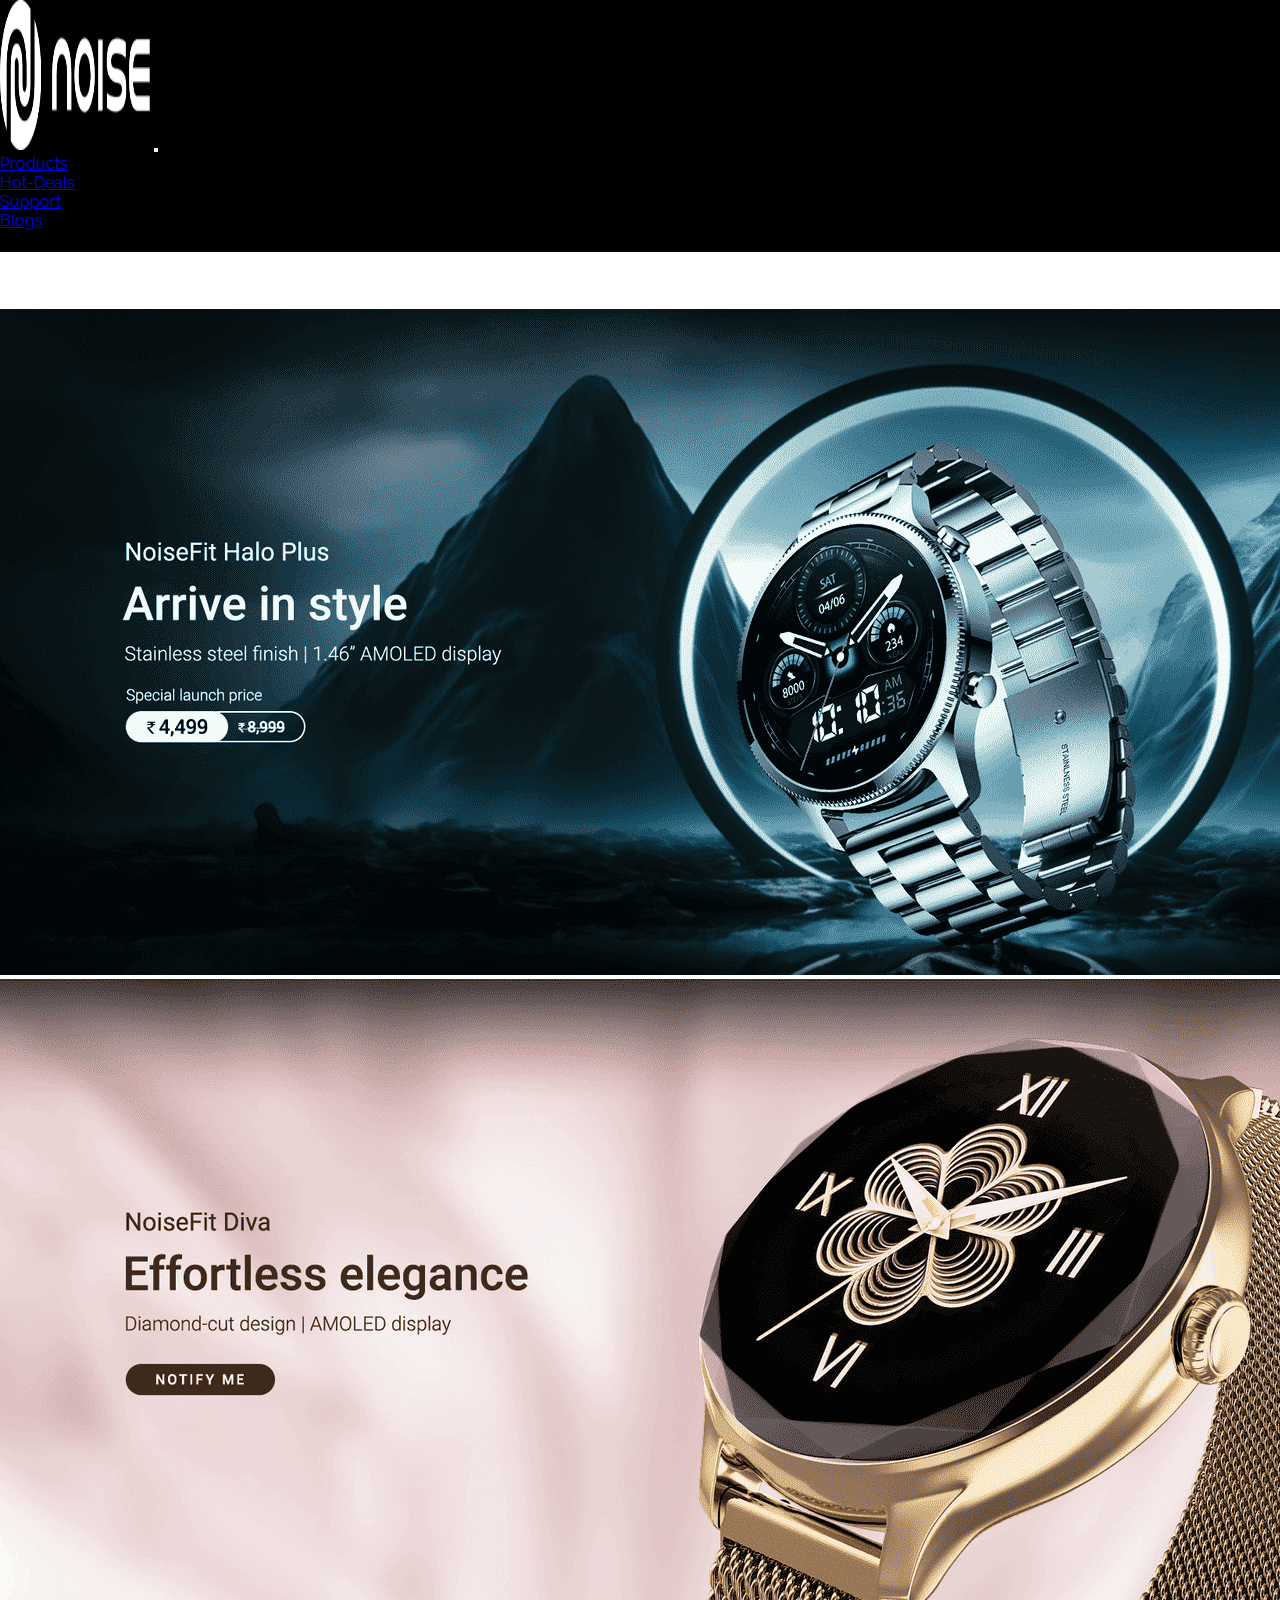
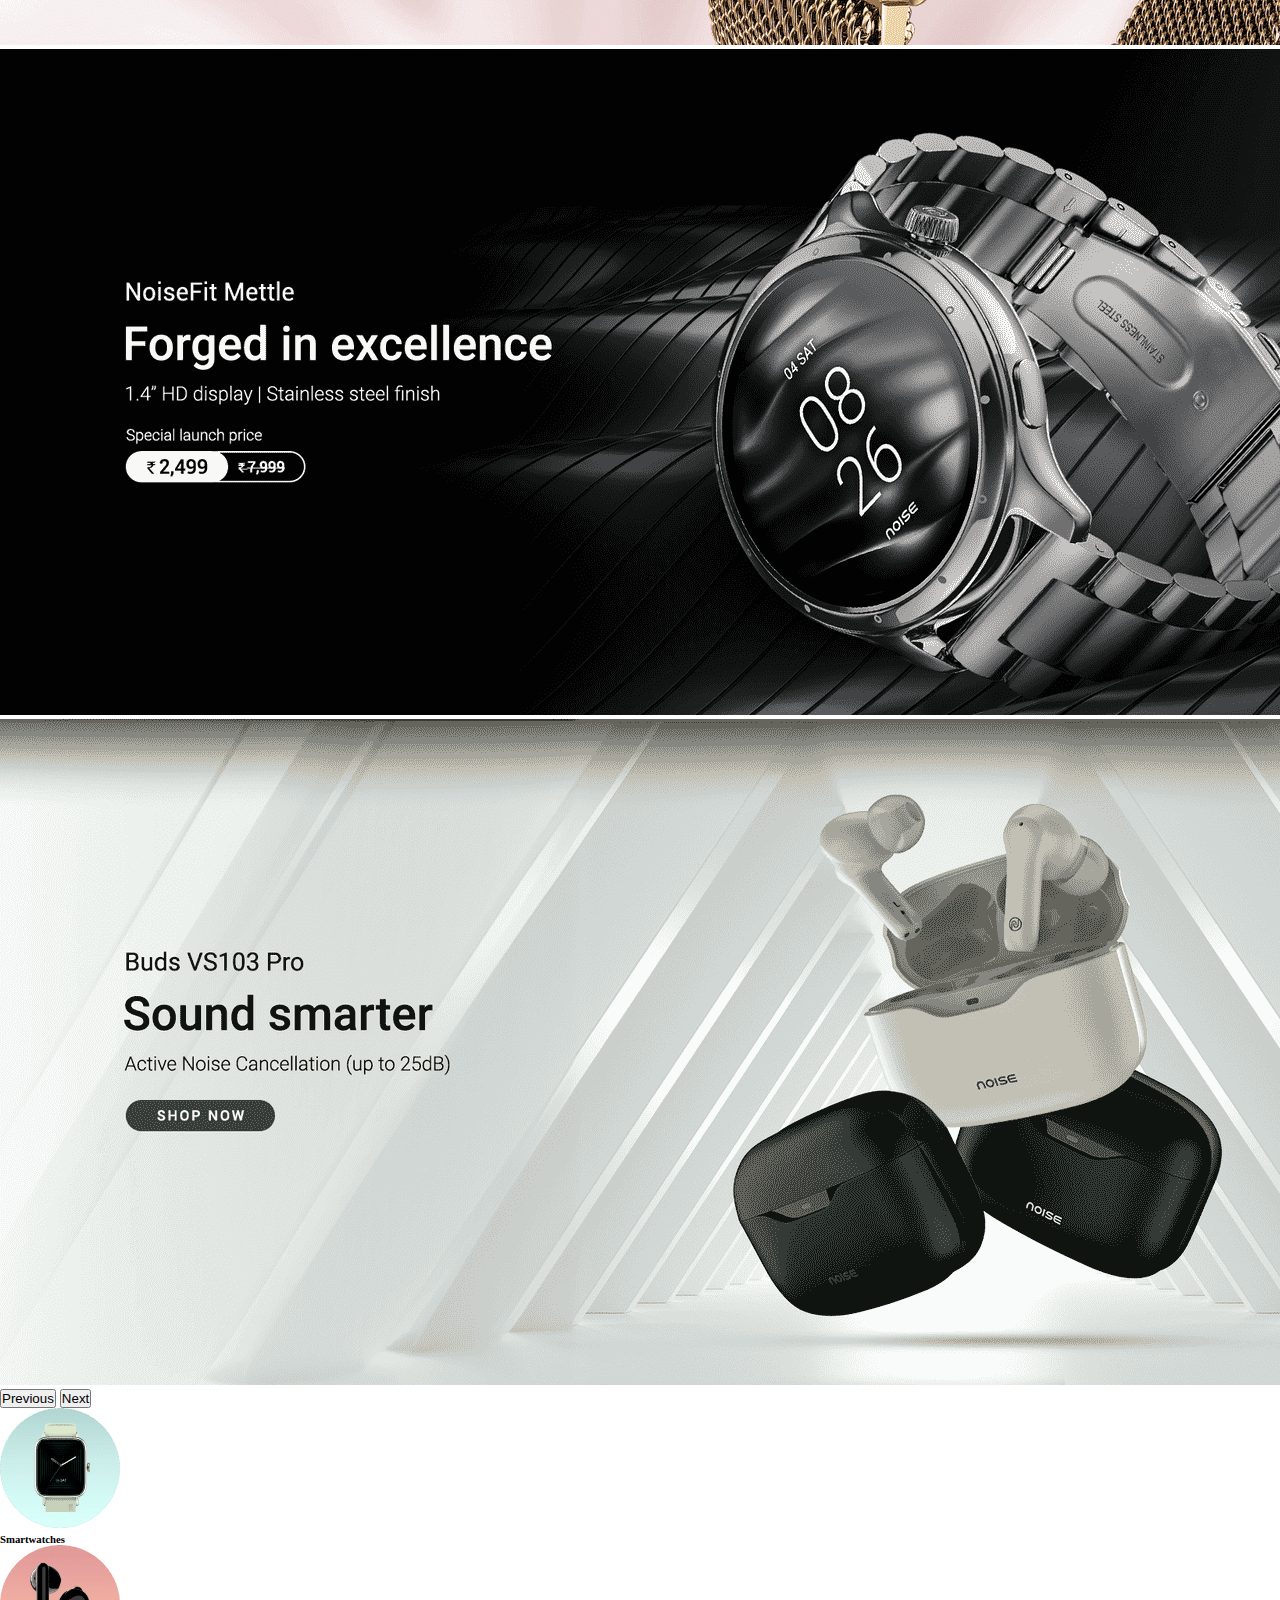
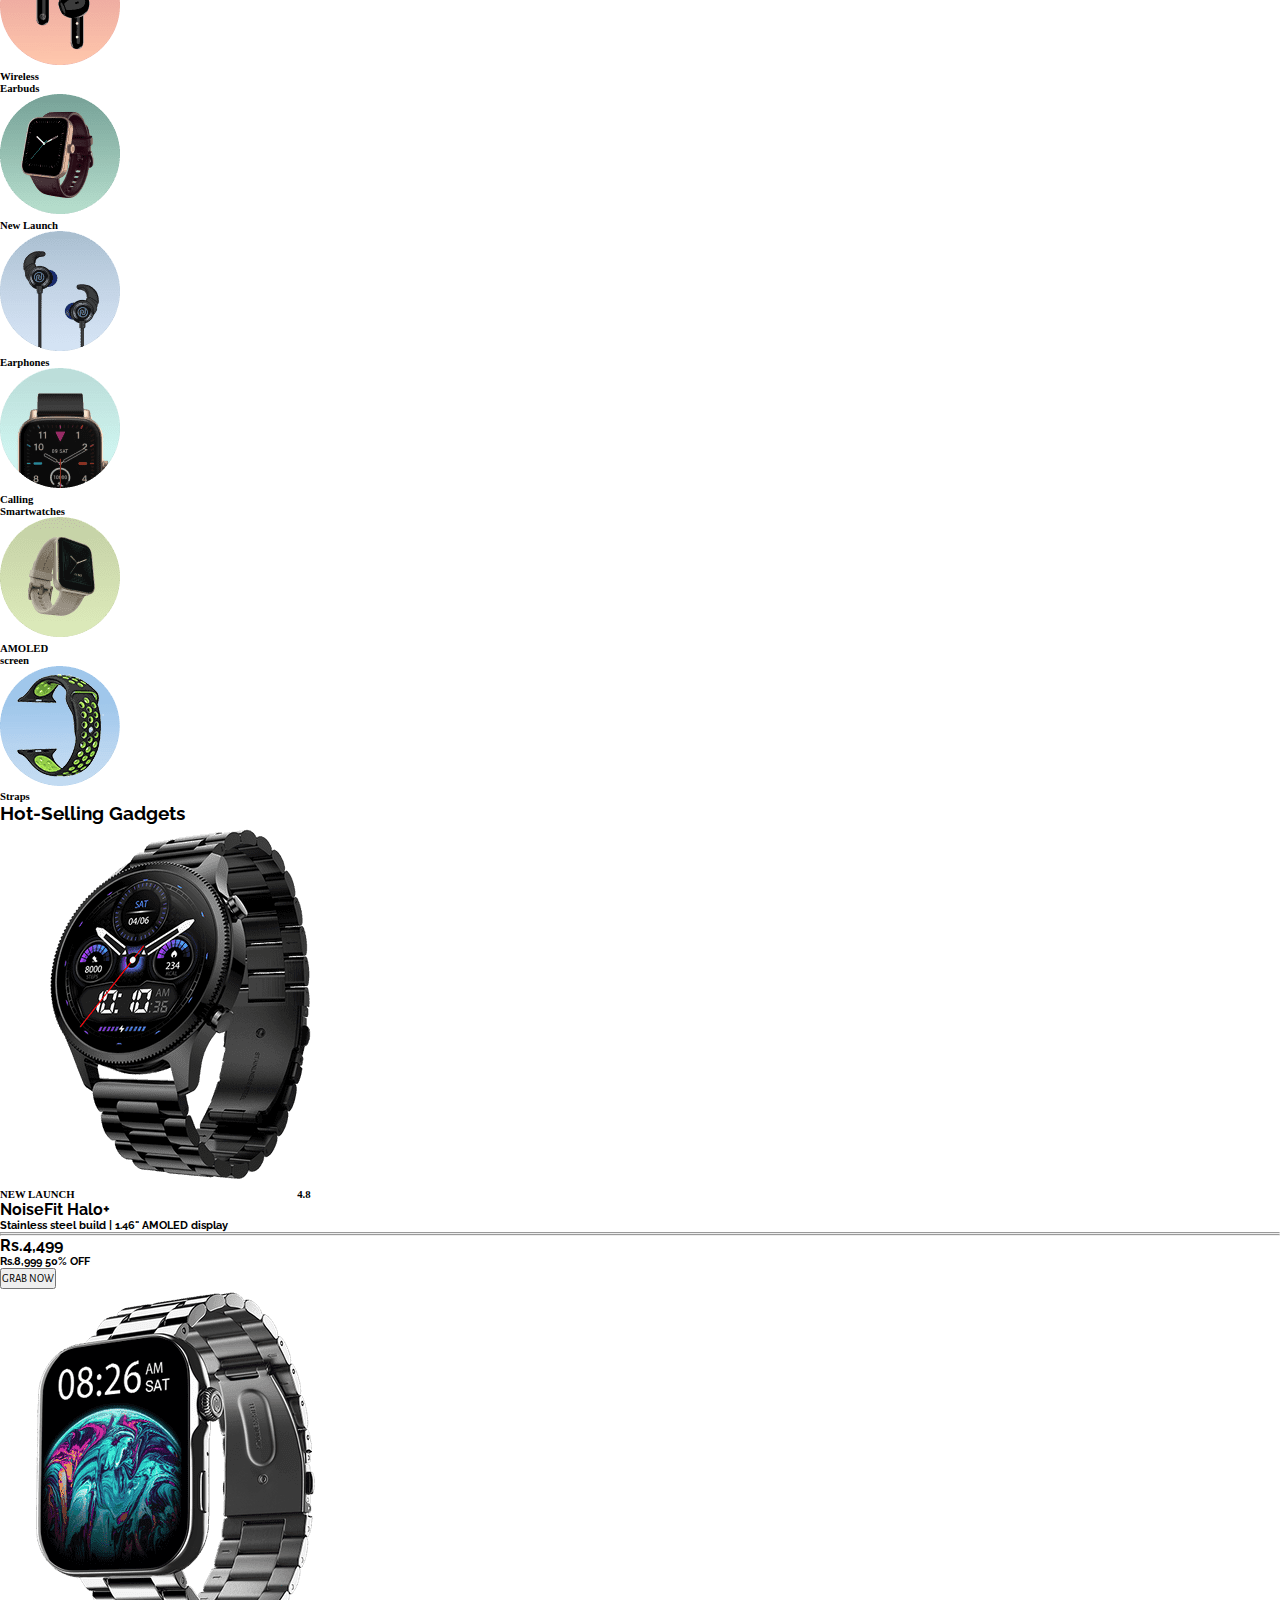
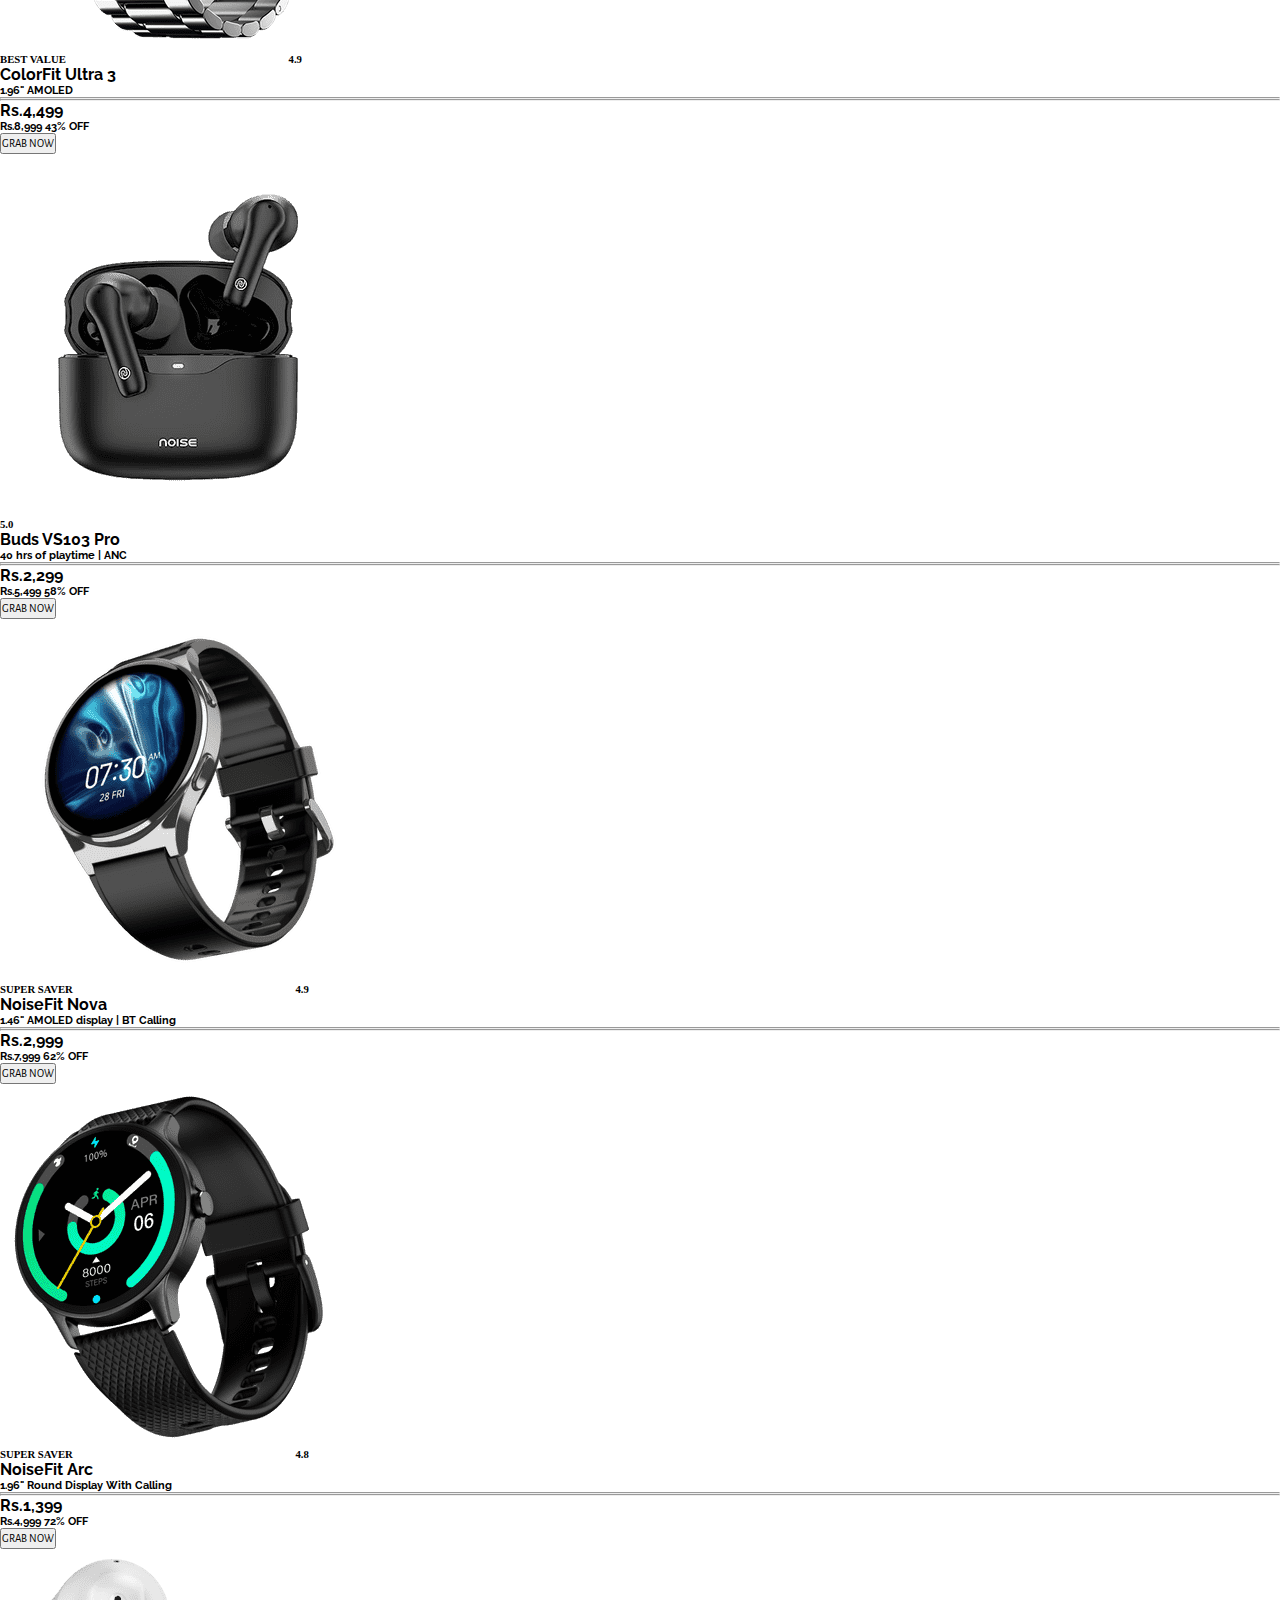
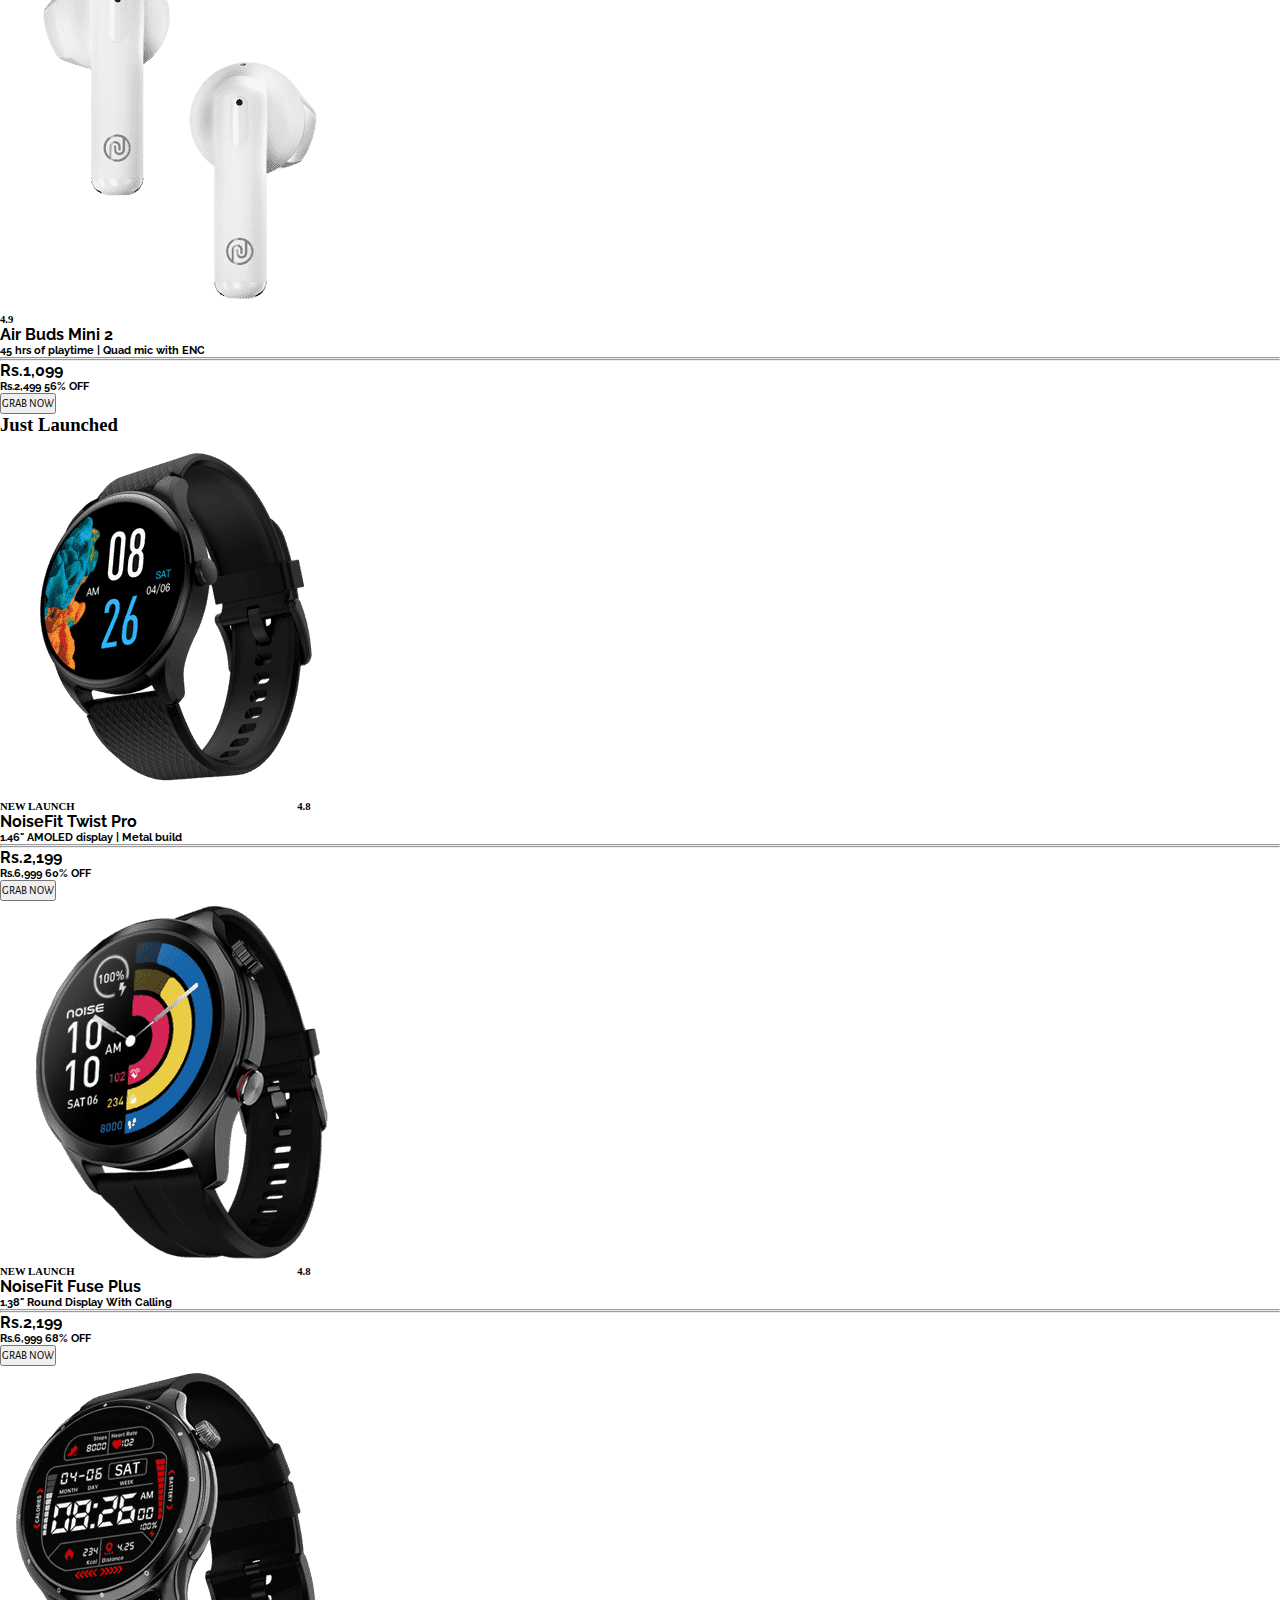
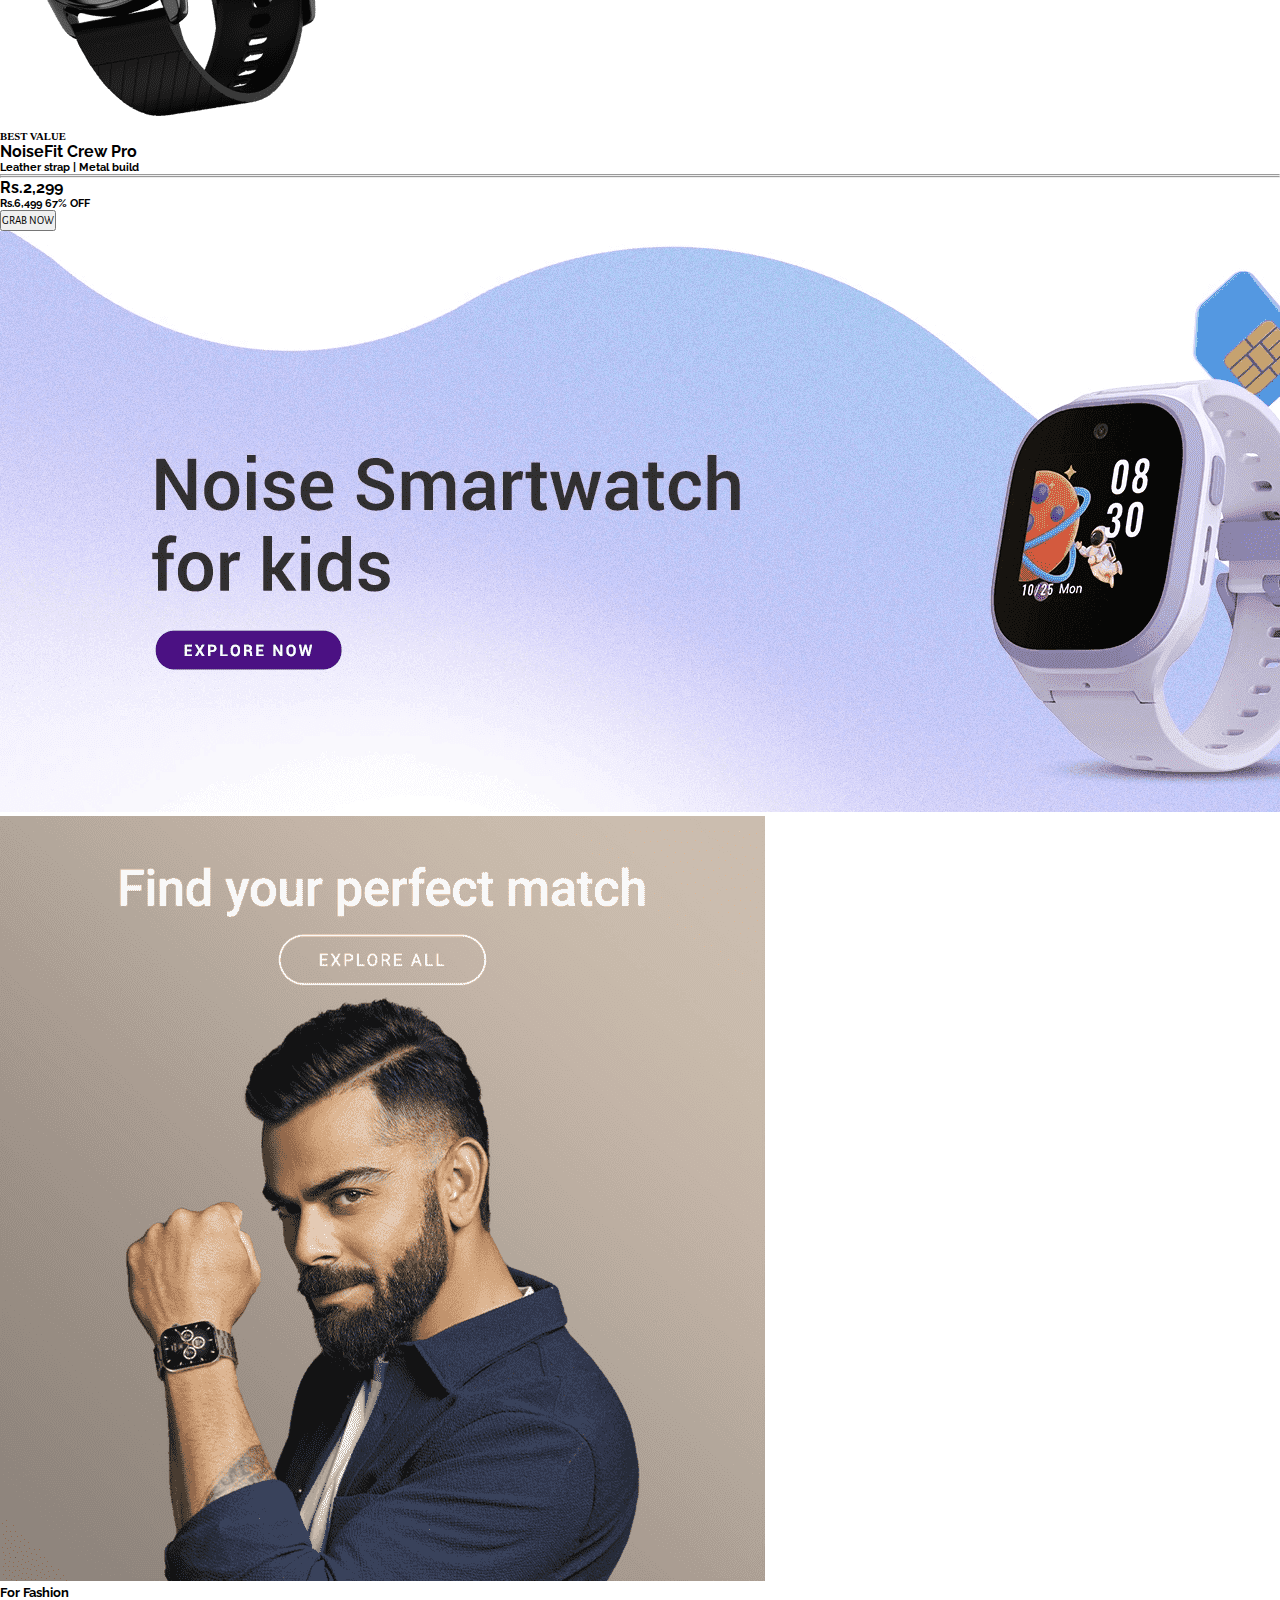
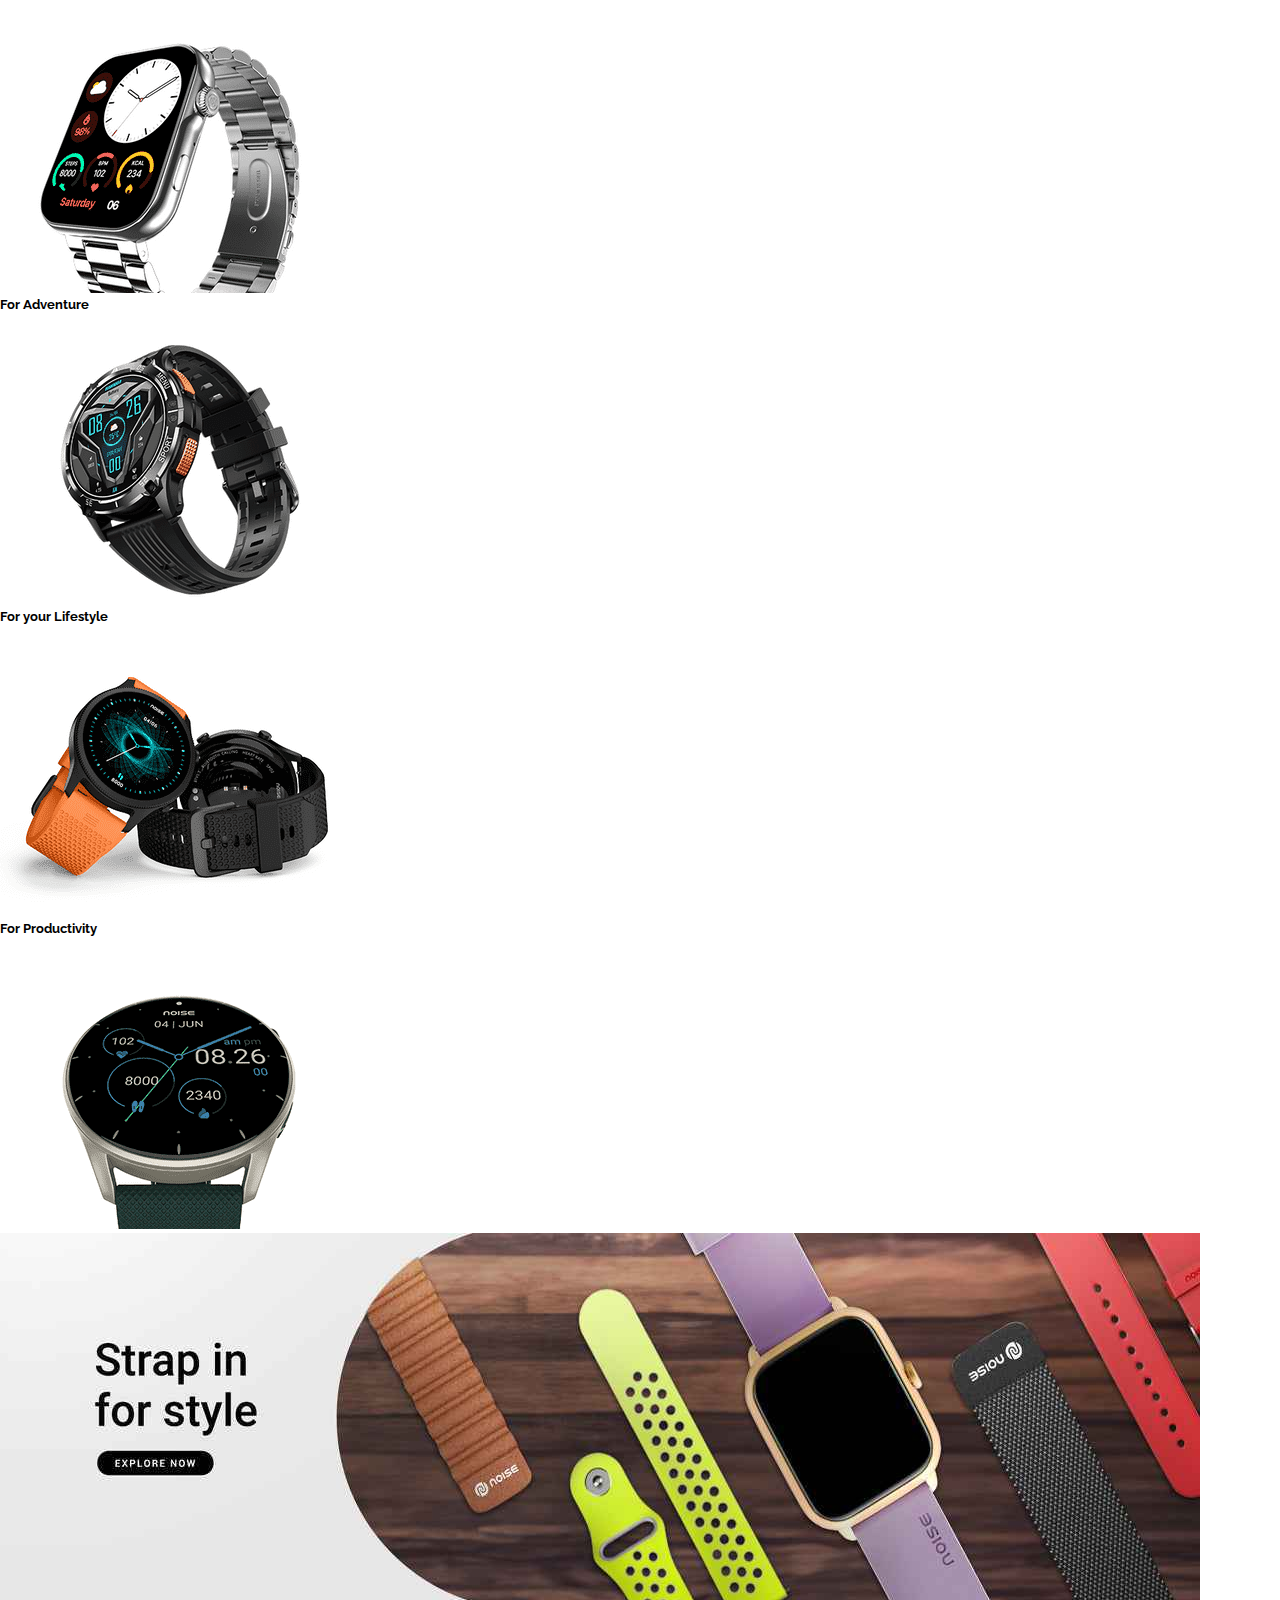
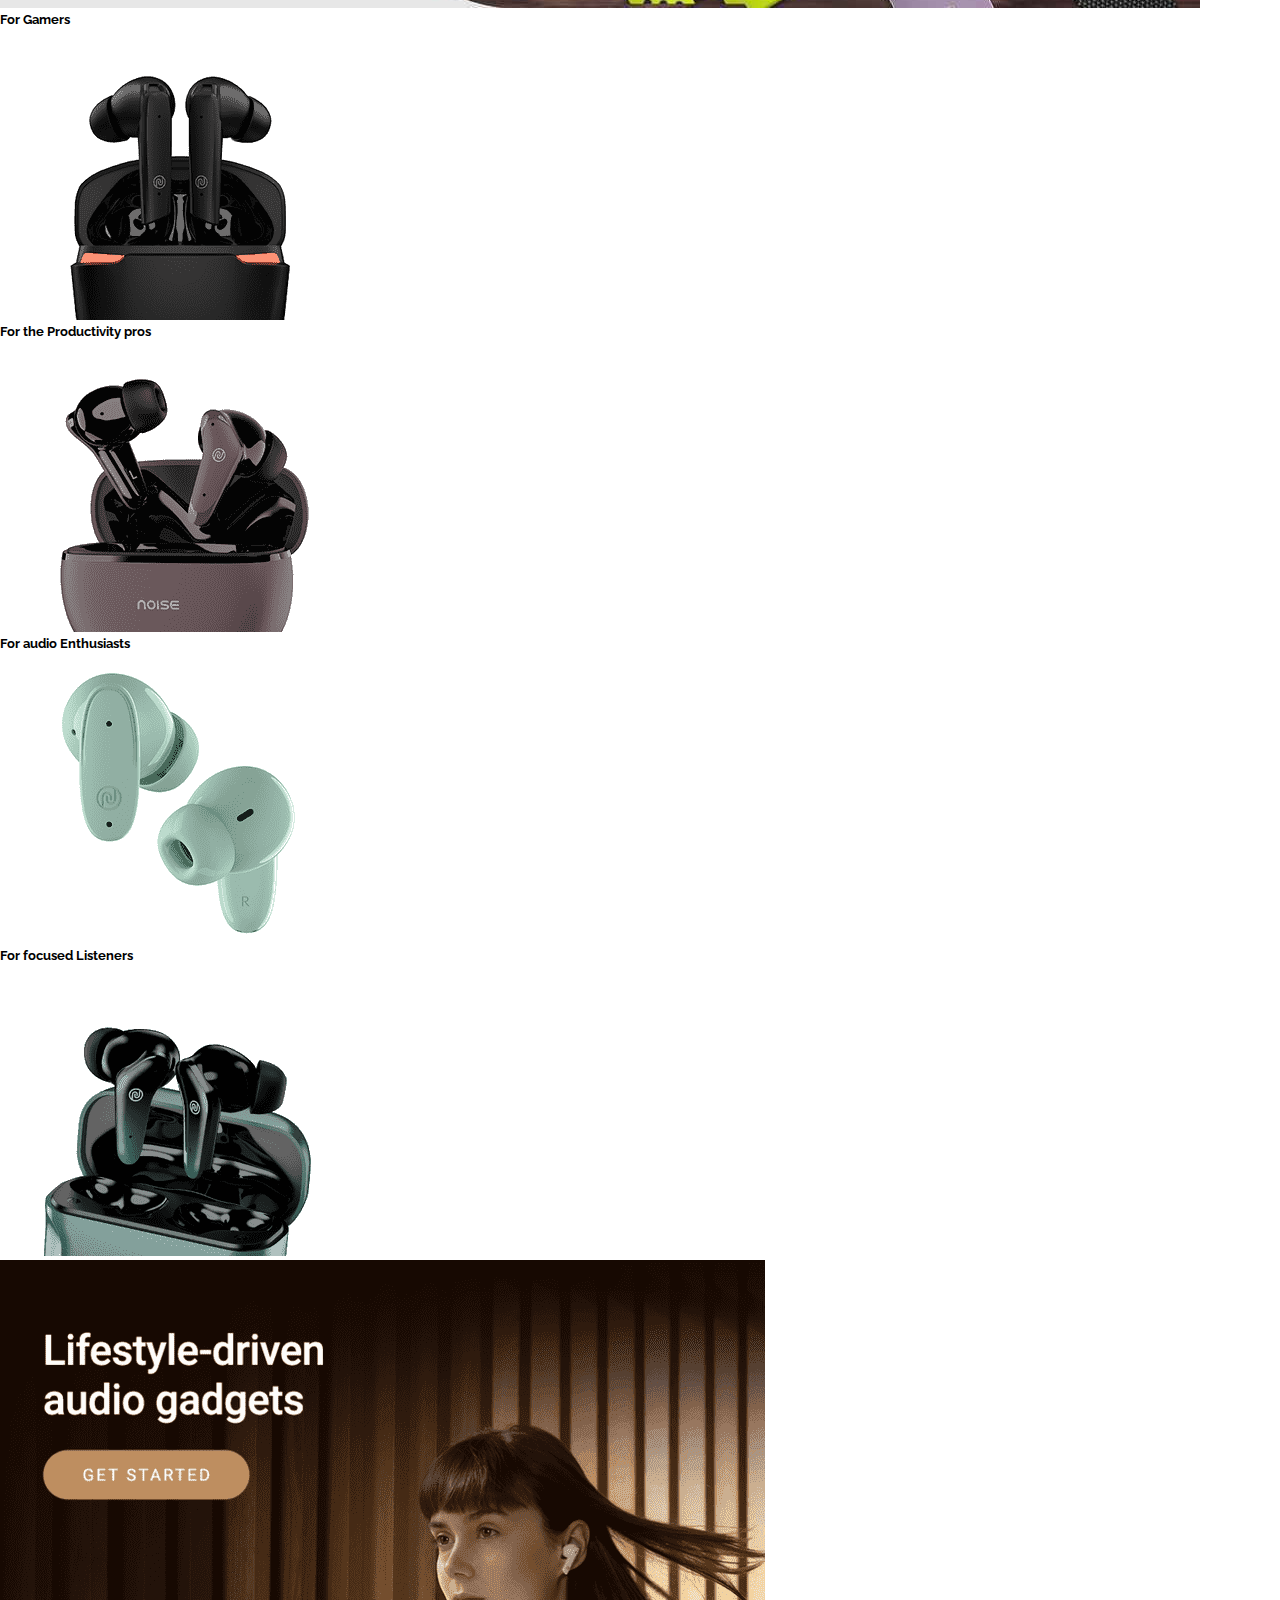
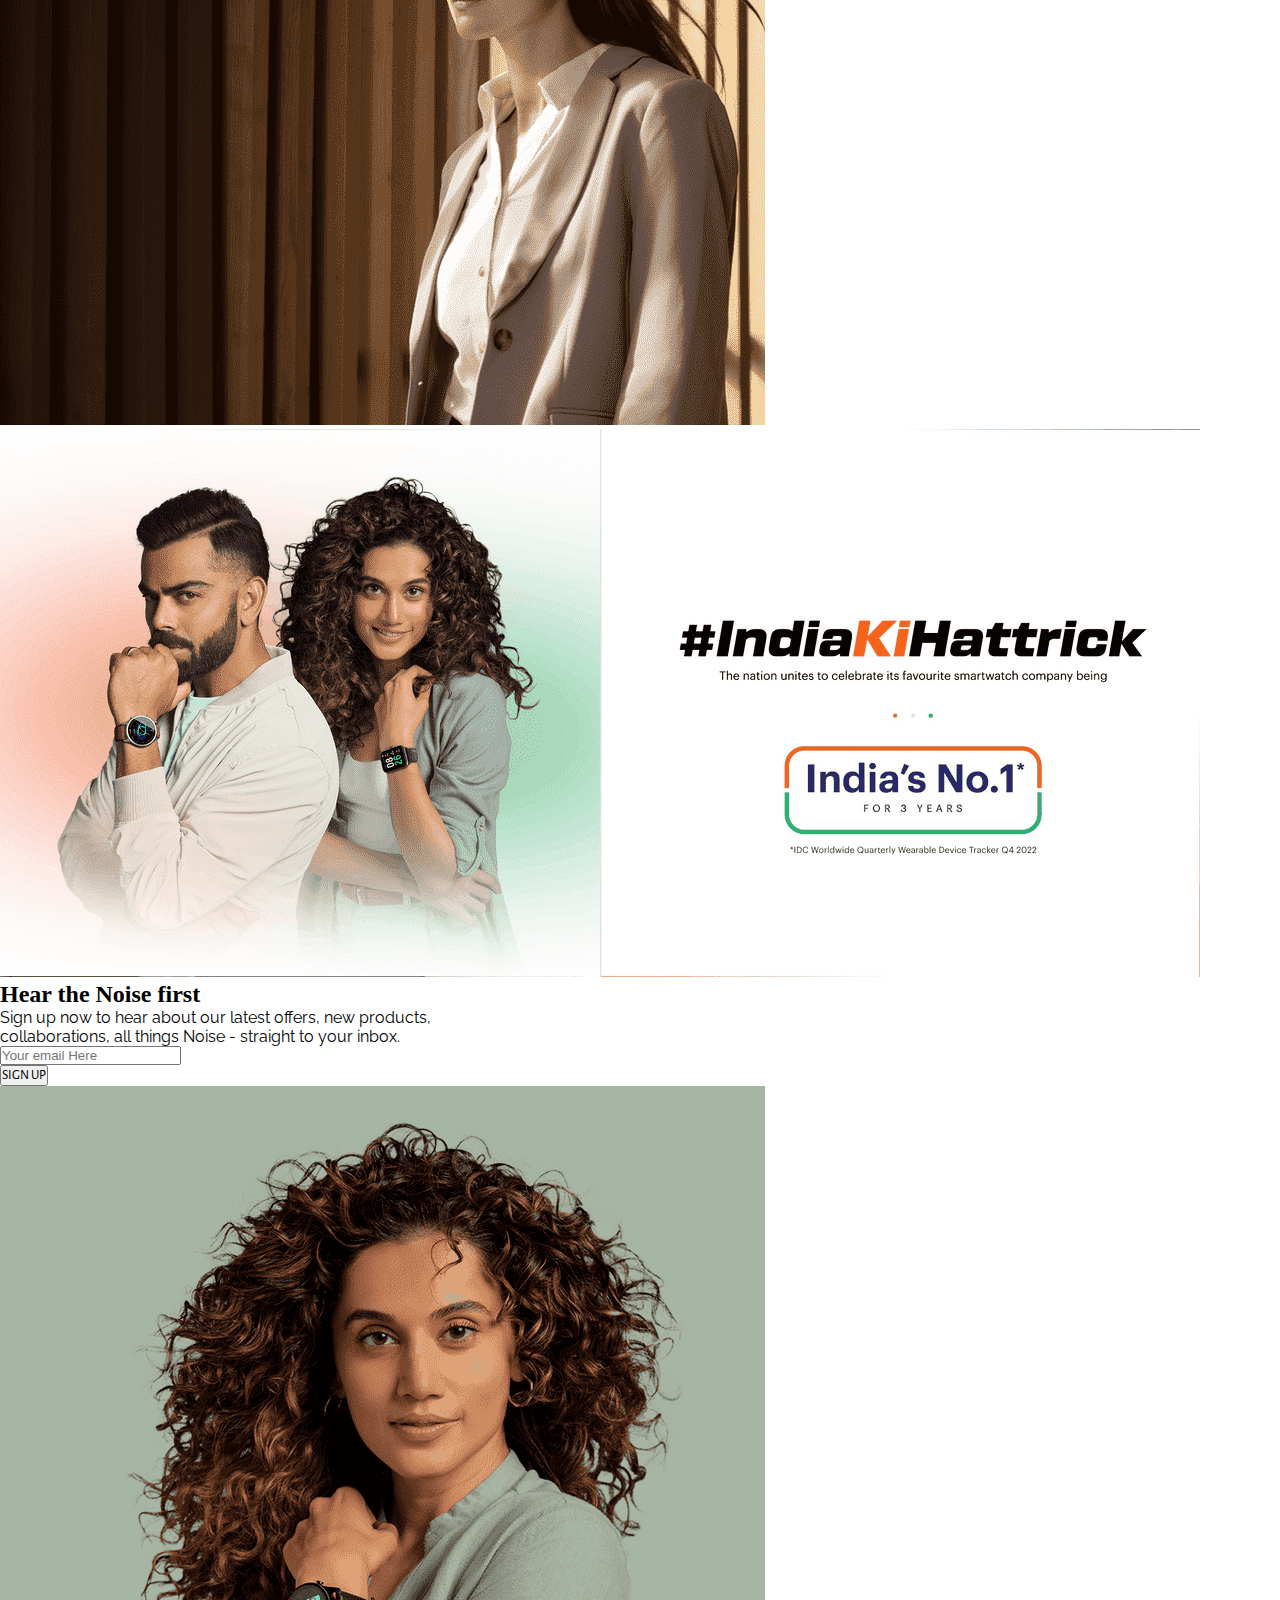
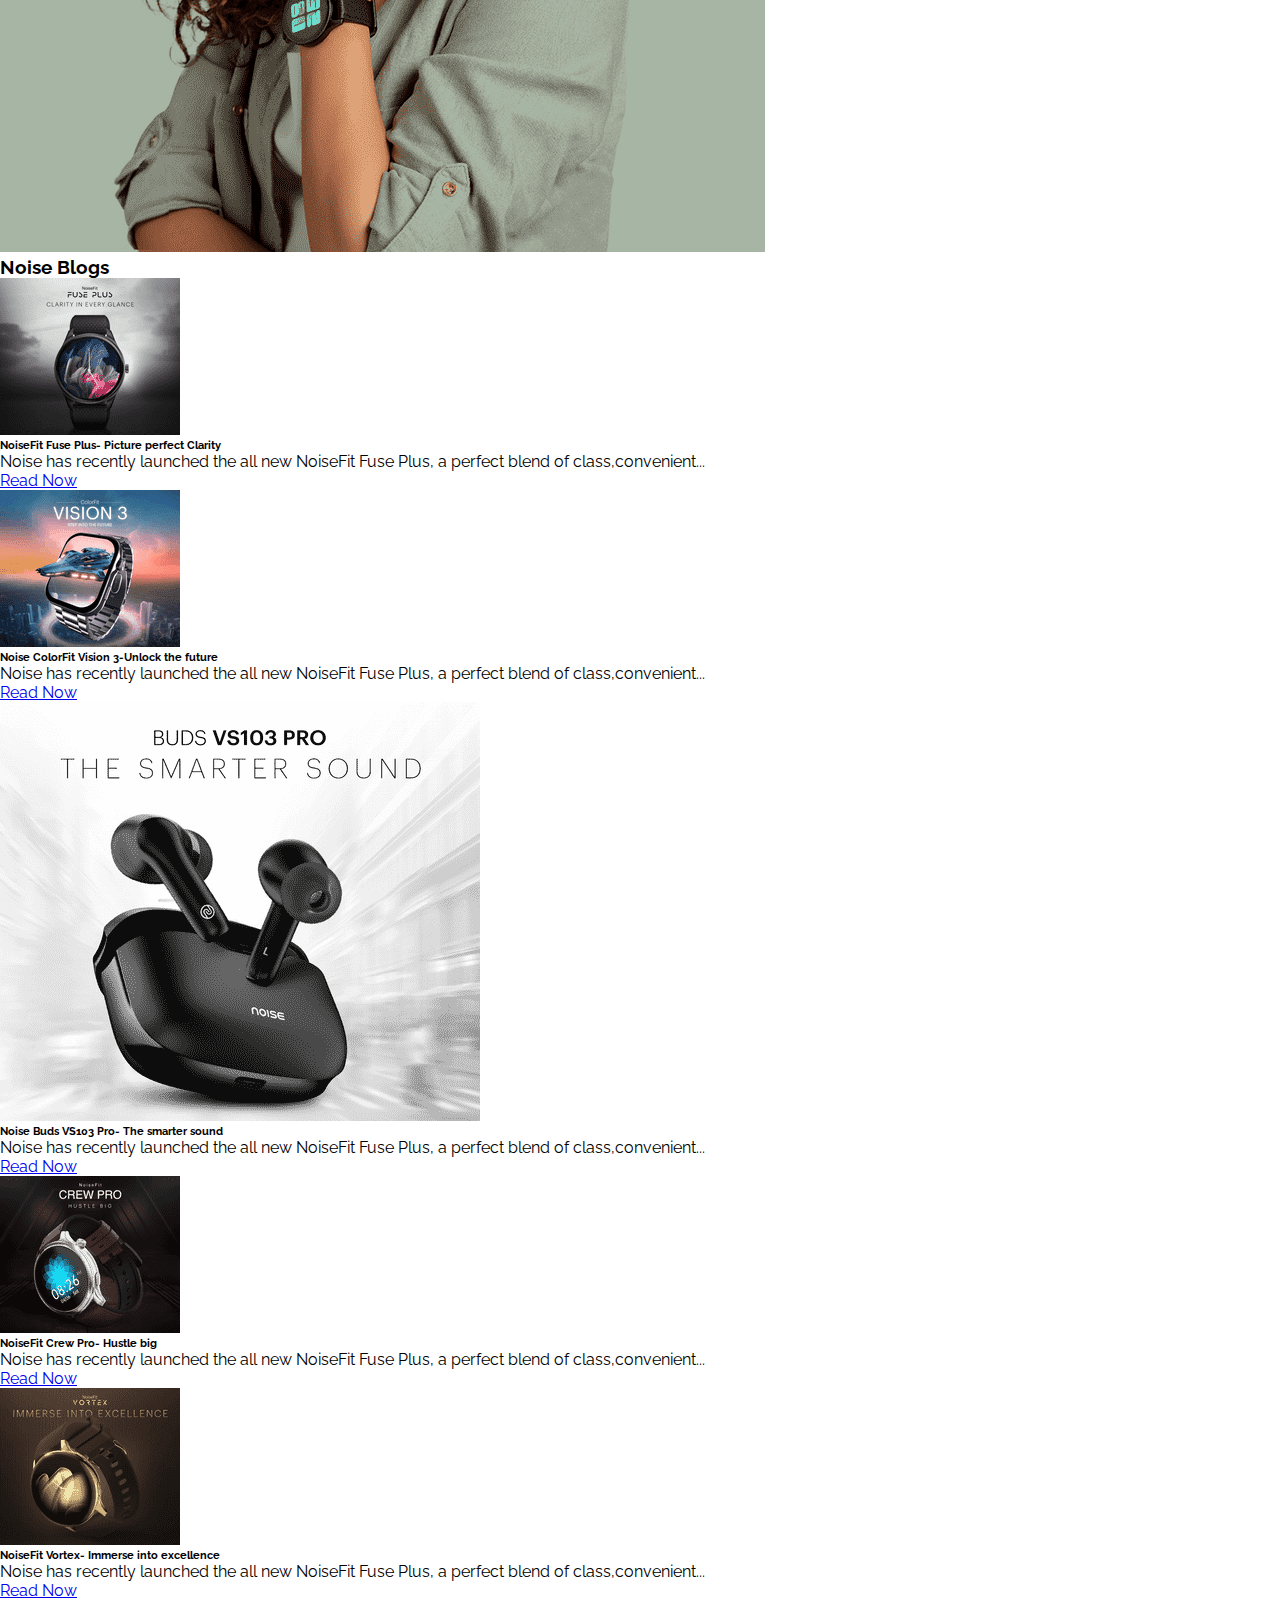
<file: noise/index.html>
<!doctype html>
<html lang="en">

<head>
  <meta charset="utf-8">
  <meta name="viewport" content="width=device-width, initial-scale=1">
  <title>Noise | India's No.1 Wearable watch brand</title>
  <link href="https://cdn.jsdelivr.net/npm/bootstrap@5.2.3/dist/css/bootstrap.min.css" rel="stylesheet"
    integrity="sha384-rbsA2VBKQhggwzxH7pPCaAqO46MgnOM80zW1RWuH61DGLwZJEdK2Kadq2F9CUG65" crossorigin="anonymous">
  <link rel="stylesheet" href="https://use.fontawesome.com/releases/v5.15.4/css/all.css"
    integrity="sha384-DyZ88mC6Up2uqS4h/KRgHuoeGwBcD4Ng9SiP4dIRy0EXTlnuz47vAwmeGwVChigm" crossorigin="anonymous" />
  <link rel="icon" href="Images/illustration/YNOS381947.png">
  <link rel="preconnect" href="https://fonts.googleapis.com">
  <link rel="preconnect" href="https://fonts.gstatic.com" crossorigin>
  <link href="https://fonts.googleapis.com/css2?family=Alegreya+Sans+SC&family=Raleway:wght@300;500&display=swap"
    rel="stylesheet">
  <link rel="stylesheet" href="CSS/style.css">
</head>

<body>
  <div class="container-fluid">
    <div class="row" id="header">
      <div class="col-12 p-0 m-0">
        <nav class="navbar navbar-expand-lg nav fixed-top">
          <div class="container-fluid">
            <img src="Images/illustration/Noise white logo.png" alt="Image not found" class="img-fluid" height="150"
              width="150">
            <button class="navbar-toggler bg-light" type="button" data-bs-toggle="collapse"
              data-bs-target="#navbarSupportedContent" aria-controls="navbarSupportedContent" aria-expanded="false"
              aria-label="Toggle navigation">
              <span class="navbar-toggler-icon"></span>
            </button>
            <div class="collapse navbar-collapse " id="navbarSupportedContent">
              <ul class="navbar-nav mx-auto mb-2 mb-lg-0 ">
                <li class="nav-item">
                  <a class="nav-link pe-5 text-white fnt1" aria-current="page" href="#">Products</a>
                </li>
                <li class="nav-item">
                  <a class="nav-link pe-5 text-white fnt1" aria-current="page" href="#">Hot-Deals</a>
                </li>
                <li class="nav-item">
                  <a class="nav-link pe-5 text-white fnt1" aria-current="page" href="#">Support</a>
                </li>
                <li class="nav-item">
                  <a class="nav-link pe-5 text-white fnt1" aria-current="page" href="#">Blogs</a>
                </li>

              </ul>
              <div class="pe-4 d-flex pt-2">
                <i class="fas fa-search pe-4 fs-5 text-white"></i>
                <div class="cart d-flex"><i class="fas fa-shopping-cart pe-4 fs-5 text-white"></i><p id="count ps-2 pe-2" class=" text-bg-light text-center">0</p></div>
                  <!-- <i class="far fa-user-circle pe-4 fs-5 text-white"></i> -->
              </div>
              <!-- <form class="d-flex" role="search">
                      <input class="form-control me-2" type="search" placeholder="Search" aria-label="Search">
                      <button class="btn btn-outline-success" type="submit">Search</button>
                    </form> -->
            </div>
          </div>
        </nav>
      </div>
    </div><!--End of header-->

    <div class="row" id="car">
      <div class="col-12 m-0 p-0">
        <div id="carouselExampleFade" class="carousel slide carousel-fade CS" data-bs-ride="carousel">
          <div class="carousel-inner">
            <div class="carousel-item active">
              <img src="Images/illustration/CR 1.png" class="d-block w-100" alt="Image not found">
            </div>
            <div class="carousel-item">
              <img src="Images/illustration/CR4.png" class="d-block w-100" alt="Image not found">
            </div>
            <div class="carousel-item">
              <img src="Images/illustration/CR3.png" class="d-block w-100" alt="Image not found">
            </div>
            <div class="carousel-item">
              <img src="Images/illustration/CR2.png" class="d-block w-100" alt="Image not found">
            </div>
          </div>
          <button class="carousel-control-prev" type="button" data-bs-target="#carouselExampleFade"
            data-bs-slide="prev">
            <span class="carousel-control-prev-icon" aria-hidden="true"></span>
            <span class="visually-hidden">Previous</span>
          </button>
          <button class="carousel-control-next" type="button" data-bs-target="#carouselExampleFade"
            data-bs-slide="next">
            <span class="carousel-control-next-icon" aria-hidden="true"></span>
            <span class="visually-hidden">Next</span>
          </button>
        </div>
      </div>
    </div><!--End of carousal-->

    <div class="row  pt-5 g-1 justify-content-evenly">
      <div class="col-6 col-md-1">
        <img src="Images/illustration/n1.png" alt="Image not found" class="img-fluid">
        <h6>Smartwatches</h6>
      </div>
      <div class="col-6 col-md-1 text-center">
        <img src="Images/illustration/n2.png" alt="Image not found" class="img-fluid">
        <h6> Wireless <br> Earbuds</h6>
      </div>
      <div class="col-6 col-md-1 text-center">
        <img src="Images/illustration/n3.png" alt="Image not found" class="img-fluid">
        <h6>New Launch</h6>
      </div>
      <div class="col-6 col-md-1 text-center">
        <img src="Images/illustration/n4.png" alt="Image not found" class="img-fluid">
        <h6>Earphones</h6>
      </div>
      <div class="col-6 col-md-1 text-center">
        <img src="Images/illustration/n5.png" alt="Image not found" class="img-fluid">
        <h6>Calling <br>Smartwatches</h6>
      </div>
      <div class="col-6 col-md-1 text-center">
        <img src="Images/illustration/n6.png" alt="Image not found" class="img-fluid">
        <h6>AMOLED <br>screen</h6>
      </div>
      <div class="col-6 col-md-1 text-center">
        <img src="Images/illustration/n7.png" alt="Image not found" class="img-fluid">
        <h6>Straps</h6>
      </div>
    </div>

    <div class="row">
      <div class="col-12 pt-5">
        <h3 class="border-top pt-2 fnt1">Hot-Selling Gadgets</h3>
      </div>
      <div class="col-12 col-md-4 pt-3 hovr">
        <div class="card text-bg-light rounded-0 ">
          <img src="Images/illustration/C1.png" class="card-img w-75 pt-5 pb-4 mx-auto" alt="Image not found">
          <div class="card-img-overlay">
            <h6 class="card-title text-danger">NEW LAUNCH <span class="R text-dark fw-bold"><i
                  class="fas fa-star text-warning"></i> 4.8</span></h6>
          </div>

        </div>
        <div class="border border-2 ps-4 ">
          <h4 class="pt-3 fw-bold fnt1">NoiseFit Halo+</h4>
          <h6 class="fnt1">Stainless steel build | 1.46" AMOLED display</h6>
          <hr>
          <span class="fs-3"><i class="fas fa-circle pe-2"></i><i class="fas fa-circle text-secondary"></i></span>
          <hr>
          <div class="d-flex">
            <h4 class="fnt1">Rs.4,499 <br> <span>
                <h6 class="text-warning fw-bold"><span class="text-decoration-line-through text-muted">Rs.8,999</span>
                  50% OFF</h6>
              </span> </h4>

            <div class="ps-lg-5 pt-lg-3 pb-3">
              <button type="button" class="btn btn-dark ps-lg-5 pe-lg-5 rounded-pill pt-2 pb-2 fnt2"><small>GRAB
                  NOW</small> </button>
            </div>
          </div>
        </div>
      </div>
      <div class="col-12 col-md-4 pt-3 hovr">
        <div class="card text-bg-light rounded-0">
          <img src="Images/illustration/C2.png" class="card-img w-75 pt-5 pb-4 mx-auto" alt="Image not found">
          <div class="card-img-overlay">
            <h6 class="card-title text-danger">BEST VALUE <span class="R text-dark fw-bold"><i
                  class="fas fa-star text-warning"></i> 4.9</span> </h6>
          </div>

        </div>
        <div class="border border-2 ps-4">
          <h4 class="pt-3 fw-bold fnt1">ColorFit Ultra 3</h4>
          <h6 class="fnt1">1.96" AMOLED</h6>
          <hr>
          <span class="fs-3"><i class="fas fa-circle pe-2"></i><i class="fas fa-circle text-secondary pe-2"></i><i
              class="fas fa-circle C1 pe-2"></i><i class="fas fa-circle pe-2 C2"></i><i
              class="fas fa-circle C3"></i></span>
          <hr>
          <div class="d-flex">
            <h4 class="fnt1">Rs.4,499 <br> <span>
                <h6 class="text-warning fw-bold"><span class="text-decoration-line-through text-muted">Rs.8,999</span>
                  43% OFF</h6>
              </span> </h4>

            <div class="ps-lg-5 pt-lg-3 pb-3">
              <button type="button" class="btn btn-dark ps-lg-5 pe-lg-5 rounded-pill pt-2 pb-2 fnt2"><small>GRAB
                  NOW</small> </button>
            </div>
          </div>
        </div>
      </div>
      <div class="col-12 col-md-4 pt-3 hovr">
        <div class="card text-bg-light rounded-0">
          <img src="Images/illustration/C3.png" class="card-img w-75 pt-5 pb-4 mx-auto" alt="Image not found">
          <div class="card-img-overlay">
            <h6 class="card-title text-danger"> <span class="ms-auto text-dark fw-bold"><i
                  class="fas fa-star text-warning"></i>5.0</span> </h6>
          </div>

        </div>
        <div class="border border-2 ps-4">
          <h4 class="pt-3 fw-bold fnt1">Buds VS103 Pro</h4>
          <h6 class="fnt1">40 hrs of playtime | ANC</h6>
          <hr>
          <span class="fs-3"><i class="fas fa-circle pe-2"></i><i class="fas fa-circle text-secondary pe-2"></i><i
              class="fas fa-circle C2 pe-2"></i></span>
          <hr>
          <div class="d-flex">
            <h4 class="fnt1">Rs.2,299 <br> <span>
                <h6 class="text-warning fw-bold"><span class="text-decoration-line-through text-muted">Rs.5,499</span>
                  58% OFF</h6>
              </span> </h4>

            <div class="ps-lg-5 pt-lg-3 pb-3">
              <button type="button" class="btn btn-dark ps-lg-5 pe-lg-5 rounded-pill pt-2 pb-2 fnt2"><small>GRAB
                  NOW</small> </button>
            </div>
          </div>
        </div>
      </div>
    </div>

    <div class="row pt-4">
      <div class="col-12 col-md-4 pt-3 hovr">
        <div class="card text-bg-light rounded-0">
          <img src="Images/illustration/C4.png" class="card-img w-75 pt-5 pb-4 mx-auto" alt="Image not found">
          <div class="card-img-overlay">
            <h6 class="card-title text-danger">SUPER SAVER <span class="R text-dark fw-bold"><i
                  class="fas fa-star text-warning"></i> 4.9</span></h6>
          </div>

        </div>
        <div class="border border-2 ps-4">
          <h4 class="pt-3 fw-bold fnt1">NoiseFit Nova</h4>
          <h6 class="fnt1">1.46" AMOLED display | BT Calling</h6>
          <hr>
          <span class="fs-3"><i class="fas fa-circle pe-2"></i><i class="fas fa-circle text-secondary"></i></span>
          <hr>
          <div class="d-flex">
            <h4 class="fnt1">Rs.2,999 <br> <span>
                <h6 class="text-warning fw-bold"><span class="text-decoration-line-through text-muted">Rs.7,999</span>
                  62% OFF</h6>
              </span> </h4>

            <div class="ps-lg-5 pt-lg-3 pb-3">
              <button type="button" class="btn btn-dark ps-lg-5 pe-lg-5 rounded-pill pt-2 pb-2 fnt2"><small>GRAB
                  NOW</small> </button>
            </div>
          </div>
        </div>
      </div>
      <div class="col-12 col-md-4 pt-3 hovr">
        <div class="card text-bg-light rounded-0">
          <img src="Images/illustration/C5.png" class="card-img w-75 pt-5 pb-4 mx-auto" alt="Image not found">
          <div class="card-img-overlay">
            <h6 class="card-title text-danger">SUPER SAVER <span class="R text-dark fw-bold"><i
                  class="fas fa-star text-warning"></i> 4.8</span></h6>
          </div>

        </div>
        <div class="border border-2 ps-4">
          <h4 class="pt-3 fw-bold fnt1">NoiseFit Arc</h4>
          <h6 class="fnt1">1.96" Round Display With Calling</h6>
          <hr>
          <span class="fs-3"><i class="fas fa-circle pe-2"></i><i class="fas fa-circle text-secondary pe-2"></i><i
              class="fas fa-circle C1 pe-2"></i><i class="fas fa-circle pe-2 C2"></i><i
              class="fas fa-circle C3"></i></span>
          <hr>
          <div class="d-flex">
            <h4 class="fnt1">Rs.1,399 <br> <span>
                <h6 class="text-warning fw-bold"><span class="text-decoration-line-through text-muted">Rs.4,999</span>
                  72% OFF</h6>
              </span> </h4>

            <div class="ps-lg-5 pt-lg-3 pb-3">
              <button type="button" class="btn btn-dark ps-lg-5 pe-lg-5 rounded-pill pt-2 pb-2 fnt2"><small>GRAB
                  NOW</small> </button>
            </div>
          </div>
        </div>
      </div>
      <div class="col-12 col-md-4 pt-3 hovr">
        <div class="card text-bg-light rounded-0">
          <img src="Images/illustration/C6.png" class="card-img w-75 pt-5 pb-4 mx-auto" alt="Image not found">
          <div class="card-img-overlay">
            <h6 class="card-title text-danger"> <span class="ms-auto text-dark fw-bold"><i
                  class="fas fa-star text-warning"></i> 4.9</span> </h6>
          </div>

        </div>
        <div class="border border-2 ps-4">
          <h4 class="pt-3 fw-bold fnt1">Air Buds Mini 2</h4>
          <h6 class="fnt1">45 hrs of playtime | Quad mic with ENC </h6>
          <hr>
          <span class="fs-3"><i class="fas fa-circle pe-2"></i><i class="fas fa-circle text-secondary pe-2"></i><i
              class="fas fa-circle C2 pe-2"></i></span>
          <hr>
          <div class="d-flex">
            <h4 class="fnt1">Rs.1,099 <br> <span>
                <h6 class="text-warning fw-bold"><span class="text-decoration-line-through text-muted">Rs.2,499</span>
                  56% OFF</h6>
              </span> </h4>

            <div class="ps-lg-5 pt-lg-3 pb-3">
              <button type="button" class="btn btn-dark ps-lg-5 pe-lg-5 rounded-pill pt-2 pb-2 fnt2"><small>GRAB
                  NOW</small> </button>
            </div>
          </div>
        </div>
      </div>
    </div>

    <div class="row">
      <div class="col-12 pt-5">
        <h3 class="border-top pt-3">Just Launched </h3>
      </div>
      <div class="col-12 col-md-4 pt-3 hovr">
        <div class="card text-bg-light rounded-0">
          <img src="Images/illustration/CD1.png" class="card-img w-75 pt-5 pb-4 mx-auto" alt="Image not found">
          <div class="card-img-overlay">
            <h6 class="card-title text-danger">NEW LAUNCH <span class="R text-dark fw-bold"><i
                  class="fas fa-star text-warning"></i> 4.8</span></h6>
          </div>

        </div>
        <div class="border border-2 ps-4">
          <h4 class="pt-3 fw-bold fnt1">NoiseFit Twist Pro</h4>
          <h6 class="fnt1">1.46" AMOLED display | Metal build</h6>
          <hr>
          <span class="fs-3"><i class="fas fa-circle pe-2"></i><i class="fas fa-circle text-secondary"></i><i
              class="fas fa-circle pe-2"></i><i class="fas fa-circle pe-2"></i></span>
          <hr>
          <div class="d-flex">
            <h4 class="fnt1">Rs.2,199 <br> <span>
                <h6 class="text-warning fw-bold"><span class="text-decoration-line-through text-muted">Rs.6,999</span>
                  60% OFF</h6>
              </span> </h4>

            <div class="ps-lg-5 pt-lg-3 pb-3">
              <button type="button" class="btn btn-dark ps-lg-5 pe-lg-5 rounded-pill pt-2 pb-2 fnt2"><small>GRAB
                  NOW</small> </button>
            </div>
          </div>
        </div>
      </div>
      <div class="col-12 col-md-4 pt-3 hovr">
        <div class="card text-bg-light rounded-0">
          <img src="Images/illustration/CD2.png" class="card-img w-75 pt-5 pb-4 mx-auto" alt="Image not found">
          <div class="card-img-overlay">
            <h6 class="card-title text-danger">NEW LAUNCH <span class="R text-dark fw-bold"><i
                  class="fas fa-star text-warning"></i> 4.8</span> </h6>
          </div>

        </div>
        <div class="border border-2 ps-4">
          <h4 class="pt-3 fw-bold fnt1">NoiseFit Fuse Plus</h4>
          <h6 class="fnt1">1.38" Round Display With Calling</h6>
          <hr>
          <span class="fs-3"><i class="fas fa-circle pe-2"></i><i class="fas fa-circle text-secondary pe-2"></i><i
              class="fas fa-circle C1 pe-2"></i><i class="fas fa-circle pe-2 C2"></i><i
              class="fas fa-circle C3"></i></span>
          <hr>
          <div class="d-flex">
            <h4 class="fnt1">Rs.2,199 <br> <span>
                <h6 class="text-warning fw-bold"><span class="text-decoration-line-through text-muted">Rs.6,999</span>
                  68% OFF</h6>
              </span> </h4>

            <div class="ps-lg-5 pt-lg-3 pb-3">
              <button type="button" class="btn btn-dark ps-lg-5 pe-lg-5 rounded-pill pt-2 pb-2 fnt2"><small>GRAB
                  NOW</small> </button>
            </div>
          </div>
        </div>
      </div>
      <div class="col-12 col-md-4 pt-3 hovr">
        <div class="card text-bg-light rounded-0">
          <img src="Images/illustration/CD3.png" class="card-img w-75 pt-5 pb-4 mx-auto" alt="Image not found">
          <div class="card-img-overlay">
            <h6 class="card-title text-danger">BEST VALUE </h6>
          </div>

        </div>
        <div class="border border-2 ps-4">
          <h4 class="pt-3 fw-bold fnt1">NoiseFit Crew Pro</h4>
          <h6 class="fnt1">Leather strap | Metal build</h6>
          <hr>
          <span class="fs-3"><i class="fas fa-circle pe-2"></i><i class="fas fa-circle text-secondary pe-2"></i><i
              class="fas fa-circle C2 pe-2"></i></span>
          <hr>
          <div class="d-flex">
            <h4 class="fnt1">Rs.2,299 <br> <span>
                <h6 class="text-warning fw-bold"><span class="text-decoration-line-through text-muted">Rs.6,499</span>
                  67% OFF</h6>
              </span> </h4>

            <div class="ps-lg-5 pt-lg-3 pb-3">
              <button type="button" class="btn btn-dark ps-lg-5 pe-lg-5 rounded-pill pt-2 pb-2 fnt2"><small>GRAB
                  NOW</small> </button>
            </div>
          </div>
        </div>
      </div>
    </div>

    <div class="row pt-5">
      <div class="col-12 m-0 p-0">
        <img src="Images/illustration/kids grpn.png" alt="Image not found" class="img-fluid">
      </div>
    </div>

    <div class="row pt-5">
      <div class="col-12 col-md-6 col-lg-6">
        <img src="Images/illustration/vk.png" alt="Image not found" class="img-fluid">
      </div>
      <div class="col-12 col-md-6 col-lg-6">
        <div class="row pt-4">
          <div class="col-6 border border-1">
            <h5 class="fnt1">For Fashion <a href="#"><i class="fas fa-arrow-right text-dark "></i></a></h5>
            <img src="Images/illustration/F.png" alt="Image not found" class="img-fluid">
          </div>
          <div class="col-6 border border-1">
            <h5 class="fnt1">For Adventure <a href="#"><i class="fas fa-arrow-right text-dark "></i></a></h5>
            <img src="Images/illustration/A.png" alt="Image not found" class="img-fluid">
          </div>
        </div>
        <div class="row pt-4">
          <div class="col-6 border border-1">
            <h5 class="fnt1">For your Lifestyle <a href="#"><i class="fas fa-arrow-right text-dark "></i></a></h5>
            <img src="Images/illustration/L.png" alt="Image not found" class="img-fluid">
          </div>
          <div class="col-6 border border-1">
            <h5 class="fnt1">For Productivity <a href="#"><i class="fas fa-arrow-right text-dark "></i></a></h5>
            <img src="Images/illustration/P.png" alt="Image not found" class="img-fluid">
          </div>
        </div>
      </div>
    </div>

    <div class="row pt-5">
      <div class="col-12 p-0 m-0">
        <img src="Images/illustration/Straps_01_-1920x600_1200x_43_11zon.jpg" alt="Image not found"
          class="img-fluid w-100">
      </div>
    </div>

    <div class="row pt-5">

      <div class="col-12 col-md-6">
        <div class="row pt-4">
          <div class="col-6 border border-1">
            <h5 class="fnt1">For Gamers <a href="#"><i class="fas fa-arrow-right text-dark "></i></a></h5>
            <img src="Images/illustration/Combat_360x_18_11zon.png" alt="Image not found" class="img-fluid">
          </div>
          <div class="col-6 border border-1">
            <h5 class="fnt1">For the Productivity pros <a href="#"><i class="fas fa-arrow-right text-dark "></i></a>
            </h5>
            <img src="Images/illustration/102_plus_360x_5_11zon.png" alt="Image not found" class="img-fluid">
          </div>
        </div>
        <div class="row pt-4">
          <div class="col-6 border border-1">
            <h5 class="fnt1">For audio Enthusiasts <a href="#"><i class="fas fa-arrow-right text-dark "></i></a></h5>
            <img src="Images/illustration/Conncet_360x_19_11zon.png" alt="Image not found" class="img-fluid">
          </div>
          <div class="col-6 border border-1">
            <h5 class="fnt1">For focused Listeners <a href="#"><i class="fas fa-arrow-right text-dark "></i></a></h5>
            <img src="Images/illustration/102_pro_360x_6_11zon.png" alt="Image not found" class="img-fluid">
          </div>
        </div>
      </div>
      <div class="col-12 col-md-6">
        <img src="Images/illustration/lady.png" alt="Image not found" class="img-fluid">
      </div>

    </div>

    <div class="row pt-4">
      <div class="col-12 p-0 m-0">
        <img src="Images/illustration/vt.png" alt="Image not found" class="img-fluid w-100">
      </div>
    </div>

    <div class="row">
      <div class="col-12 col-md-6 text-center pt-5">
        <h2 class="display-3 fw-bold my-auto pb-lg-5 pt-lg-5">Hear the Noise first</h2>
        <p class="pb-lg-4 fnt1">Sign up now to hear about our latest offers, new products, <br>collaborations, all
          things Noise - straight to your inbox.</p>
        <div class="mb-lg-3 pb-3">

          <input type="email" class="form-control" id="exampleFormControlInput1" placeholder="Your email Here">
        </div>
        <button type="button" class="btn btn-outline-dark rounded-pill ps-5 pe-5 pt-2 pb-2 fnt2">SIGN UP</button>
      </div>
      <div class="col-12 col-md-6 pt-2">
        <img src="Images/illustration/tp.png" alt="Image not found" class="img-fluid w-100">
      </div>
    </div>

    <div class="row pt-5 pb-5">
      <div class="col-12">
        <h3 class="pb-3 fnt1 fnt1">Noise Blogs</h3>
      </div>
      <div class="col-12 col-md-4 col-lg pb-3">
        <div class="card">
          <img src="Images/illustration/image_2023_07_07T09_57_53_003Z_180x_32_11zon.png" class="card-img-top"
            alt="Image not found">
          <div class="card-body">
            <h6 class="card-title fnt1 fw-bold">NoiseFit Fuse Plus- Picture perfect Clarity</h6>
            <p class="card-text fnt1 text-muted"> Noise has recently launched the all new NoiseFit Fuse Plus, a perfect
              blend of class,convenient...</p>
            <a href="#" class="text-decoration-none text-muted fw-bold text-center fnt1">Read Now</a>
          </div>
        </div>
      </div>
      <div class="col-12 col-md-4 col-lg pb-3">
        <div class="card">
          <img src="Images/illustration/BL2.png" class="card-img-top" alt="Image not found">
          <div class="card-body">
            <h6 class="card-title fnt1 fw-bold">Noise ColorFit Vision 3-Unlock the future</h6>
            <p class="card-text fnt1 text-muted">Noise has recently launched the all new NoiseFit Fuse Plus, a perfect
              blend of class,convenient...</p>
            <a href="#" class="text-decoration-none text-muted fw-bold text-center fnt1">Read Now</a>
          </div>
        </div>
      </div>
      <div class="col-12 col-md-4 col-lg pb-3">
        <div class="card">
          <img src="Images/illustration/BL3.png" class="card-img-top" alt="Image not found">
          <div class="card-body">
            <h6 class="card-title fnt1 fw-bold">Noise Buds VS103 Pro- The smarter sound</h6>
            <p class="card-text fnt1 text-muted">Noise has recently launched the all new NoiseFit Fuse Plus, a perfect
              blend of class,convenient...</p>
            <a href="#" class="text-decoration-none text-muted fw-bold text-center fnt1">Read Now</a>
          </div>
        </div>
      </div>
      <div class="col-12 col-md-4 col-lg pb-3">
        <div class="card">
          <img src="Images/illustration/BL4.png" class="card-img-top" alt="Image not found">
          <div class="card-body">
            <h6 class="card-title fnt1 fw-bold">NoiseFit Crew Pro- Hustle big</h6>
            <p class="card-text fnt1 text-muted">Noise has recently launched the all new NoiseFit Fuse Plus, a perfect
              blend of class,convenient...</p>
            <a href="#" class="text-decoration-none text-muted fw-bold text-center fnt1">Read Now</a>
          </div>
        </div>
      </div>
      <div class="col-12 col-md-4 col-lg pb-3">
        <div class="card">
          <img src="Images/illustration/BL5.png" class="card-img-top" alt="Image not found">
          <div class="card-body">
            <h6 class="card-title fnt1 fw-bold">NoiseFit Vortex- Immerse into excellence</h6>
            <p class="card-text fnt1 text-muted">Noise has recently launched the all new NoiseFit Fuse Plus, a perfect
              blend of class,convenient...</p>
            <a href="#" class="text-decoration-none text-muted fw-bold text-center fnt1">Read Now</a>
          </div>
        </div>
      </div>
    </div>

    <div class="row pt-5 justify-content-center text-bg-dark">
      <div class="col-12 col-md-6 col-lg-3 ps-5">
        <img src="Images/illustration/Noise white logo.png" alt="Image not Found" class="img-fluid pb-4 w-50">
        <h4 class="pb-3 fnt1">Follow Us</h4>
        <a href="https://www.facebook.com/gonoise" target="_blank"><i
            class="fab fa-facebook fs-3 pe-2 text-white"></i></a> <a href="https://www.instagram.com/go_noise"
          target="_blank"><i class="fab fa-instagram fs-3 pe-2 text-white"></i></a> <a
          href="https://www.youtube.com/channel/UCF9puX2jalk1fh14ns_npMw" target="_blank"><i
            class="fab fa-youtube fs-3 pe-2 text-white"></i></a>
      </div>
      <div class="col-12 col-md-6 col-lg-3">
        <h6 class="fnt1 ps-4">Our Products</h6>
        <ul type="none">
          <li> <a href="#" class="text-decoration-none text-light"><small>Smart Watches</small> </a></li>
          <li> <a href="#" class="text-decoration-none text-light"><small>Wireless Earphones</small> </a></li>
          <li> <a href="#" class="text-decoration-none text-light"><small>Wireless Earbuds</small> </a></li>
          <li> <a href="#" class="text-decoration-none text-light"><small>NoiseFit App</small> </a></li>
          <li> <a href="#" class="text-decoration-none text-light"><small>Accessories</small> </a></li>
          <li> <a href="#" class="text-decoration-none text-light"><small>Noise Gift Card</small> </a></li>
        </ul>
        <h6 class="fnt1 ps-4">For Business</h6>
        <ul type="none">
          <li> <a href="#" class="text-decoration-none text-light"><small>Corporate Enquiries</small> </a></li>
          <li> <a href="#" class="text-decoration-none text-light"><small>Become an Affiliate</small> </a></li>
        </ul>
      </div>
      <div class="col-12 col-md-6 col-lg-3">
        <h6 class="fnt1 ps-4">Support</h6>
        <ul type="none">
          <li> <a href="#" class="text-decoration-none text-light"><small>Download Your Invoice</small> </a></li>
          <li> <a href="#" class="text-decoration-none text-light"><small>Track Your Order</small> </a></li>
          <li> <a href="#" class="text-decoration-none text-light"><small>Shipping and Warranty Policy</small> </a></li>
          <li> <a href="#" class="text-decoration-none text-light"><small>Register Your Warranty</small> </a></li>
          <li> <a href="#" class="text-decoration-none text-light"><small>Product Support</small> </a></li>
          <li> <a href="#" class="text-decoration-none text-light"><small>Register a Complaint</small> </a></li>
          <li> <a href="#" class="text-decoration-none text-light"><small>Contact Us</small> </a></li>
        </ul>

        <h6 class="fnt1">About Noise</h6>
        <a href="#" class="text-decoration-none text-light"> <small>About Noise</small></a>
      </div>
      <div class="col-12 col-md-6 col-lg-3">
        <ul type="none">
          <li> <a href="#" class="text-decoration-none text-light"><small>Stories</small> </a></li>
          <li> <a href="#" class="text-decoration-none text-light"><small>Careers</small> </a></li>
          <li> <a href="#" class="text-decoration-none text-light"><small>In the Press</small> </a></li>
        </ul>

        <h6 class="fnt1 ps-4">Legal</h6>
        <ul type="none">
          <li> <a href="#" class="text-decoration-none text-light"><small>Terms & Conditions</small></a></li>
          <li> <a href="#" class="text-decoration-none text-light"><small>Privacy Policy</small> </a></li>
          <li> <a href="#" class="text-decoration-none text-light"><small>Social Responsibility</small> </a></li>
        </ul>

      </div>
      <hr>
      <div class="col-12 pt-3 pb-3">
        <p class="text-center fnt1">Copyright © 2023, ROHIT_M. All Rights Reserved.</p>
      </div>
    </div><!--End of footer-->

  </div><!--End of container fluid-->
  <script src="https://cdn.jsdelivr.net/npm/bootstrap@5.2.3/dist/js/bootstrap.bundle.min.js"
    integrity="sha384-kenU1KFdBIe4zVF0s0G1M5b4hcpxyD9F7jL+jjXkk+Q2h455rYXK/7HAuoJl+0I4"
    crossorigin="anonymous"></script>
</body>

</html>
</file>
<file: Education/CSS/Style.css>
*{
    margin: 0;
    padding: 0;
    
}
.PR{
    padding-top: 40px;
}
.C1{
    background-color: #6E00FD;
}
.C2{
    background-color: #FFA731;
}
.C3{
    background-color: #EF4366;
}
.C4{
    background-color: #3FB7FE;
}
.B{
    background-color:#6E00FD ;
}
.BC{
    background-color:#F8F9FB ;
}
.B:hover{
    background-color: #EF4366;
}
.PD{
    padding-top: 170px;
}
.B1{
    background-color:#6E00FD ;
}
.B1:hover{
    background-color: #EF4366;
}
.NL{
    background-color: #6E00FD;
}
.BT{
    color: #6E00FD ;
}
.CD{
    background-color: #6E00FD;
}
.ft1{
    font-family: 'Ysabeau SC', sans-serif;
}
.ft2{
    font-family: 'Bebas Neue', sans-serif;
    color: #6E00FD ;
}
.ft3{
    font-family: 'Raleway', sans-serif;
}
.ft4{
    font-family: 'Oswald', sans-serif;
}
.ft5{
    font-family: 'Oswald', sans-serif;
    color: #6E00FD ;
}
.ft6{
    font-family: 'Bebas Neue', sans-serif;
}
.ft7{
    color: #6E00FD ;
}
.I{
    color: #FFA731;
}
.D{
    color: #3FB7FE;
}
.S{
    color: #EF4366;
}
.RM{
    outline: 5px solid white;
    outline-offset: -10px;
    outline-style: double; 
}

@media only screen and (min-width:320px) {
    .AA{
        margin-top: -50px;
       
        position: relative;
        z-index: 3;
    }  
}
@media only screen and (min-width:768px) {
    .CC{
        margin-left: 150px;  
    }
    .QQ{
        margin-top: -100px;  
    }
    .PP{
       margin-top: -200px;  
       margin-left: 400px;
    }
    .AA{
        margin-top: -100px;
       
        position: relative;
        z-index: 3;
    }
}
@media only screen and (min-width:992px) {
    .CC{
        margin-left: 350px;  
    }
    .QQ{
        margin-top: -140px;  
    }
    .PP{
       margin-top: -390px;  
       margin-left: 800px;
    }

}
</file>
<file: MFine/CSS/Style.css>
html{
    scroll-behavior: smooth;
}

*{
    margin:0;
    padding: 0;
}

.navbar {
    color: white;
    position: fixed;
    padding: 20px 0;
    right: 0;
    left: 0;
    background-color: transparent;
}

.BgColour {
    color: black;
    transition: all 1s;
    background-color: #136050;
    opacity: 75%;
    /* background-color: transparent; */
}

#hero{
    background-image: url(../Images/illustration/bg_20_11zon.jpg);
}
.B1{
    background-color: #FF8A00;
}
.L{
    color: white;
}
.L:hover{
    color:  #FF8A00;
}
.I{
    color: #FF8A00;
}

.CH:hover{
   background-color: #f1cfa2;
   color: white;
}
.CD2:hover{
    box-shadow: 10px 10px 20px gray;
}
#hrn{
    background-image: url(../Images/illustration/bg4_22_11zon.jpg);
}
.R{
    color: #2C6C5E;
}
.M{
    background-color: #F6FBF8;
}
.Z{
    background-color: #D2E7E2;
}
.s{
    width: 61px;
    height: 40px;
    position: fixed;
    top:500px;
    right: 125px;
    padding-top: 17px;
    text-align: center;   
}

@media only screen and (min-width:768px){
    .hrt{
        margin-left: 500px;
        animation-name: hrt;
        animation-duration: 1s;
        animation-direction: reverse;
        animation-iteration-count: infinite;
    }
    @keyframes hrt{
    
            from{
                transform: translateY(-10px);
            }
            to{
                transform: translateY(-50px);
            }
    
    
    }   
    .s{
        width: 61px;
        height: 40px;
        position: fixed;
        top:470px;
        right: 60px;
        padding-top: 17px;
        text-align: center;   
    }

}
@media only screen and (min-width:1200px){
    .hrt{
        margin-left: 1000px;
        animation-name: hrt;
        animation-duration: 1s;
        animation-direction: reverse;
        animation-iteration-count: infinite;
    }
    @keyframes hrt{
    
            from{
                transform: translateY(-180px);
            }
            to{
                transform: translateY(-150px);
            }
    
    
    } 
    .s{
        width: 61px;
        height: 40px;
        position: fixed;
        top:550px;
        right: 60px;
        padding-top: 17px;
        text-align: center;   
    }

}
</file>
<file: noise/CSS/style.css>
*{
    margin: 0;
    padding: 0;
    
}
.nav{
    background-color: black;
}
.cart p{
    height: 22px;
    width: 22px;
    align-items: center;
    justify-content: center;
    border-radius: 22px;
}
.hovr:hover{
    box-shadow: 10px 10px 20px gray;
}
.C1{
    color:#935A3F ;
}
.C2{
    color:#4A6874 ;
}
.C3{
    color:#702e0f ;
}
.R{
    padding-left: 215px ;
}
.CS{
    margin-top: 57px;
}
.fnt1{
    font-family: 'Raleway', sans-serif;
}
.fnt2{
    font-family: 'Alegreya Sans SC', sans-serif;
}
@media only screen and (min-width:768px){
  
    .R{
        padding-left: 150px ;
    }

}
@media only screen and (min-width:1200px){
  
    .R{
        padding-left: 220px ;
    }

}
</file>
